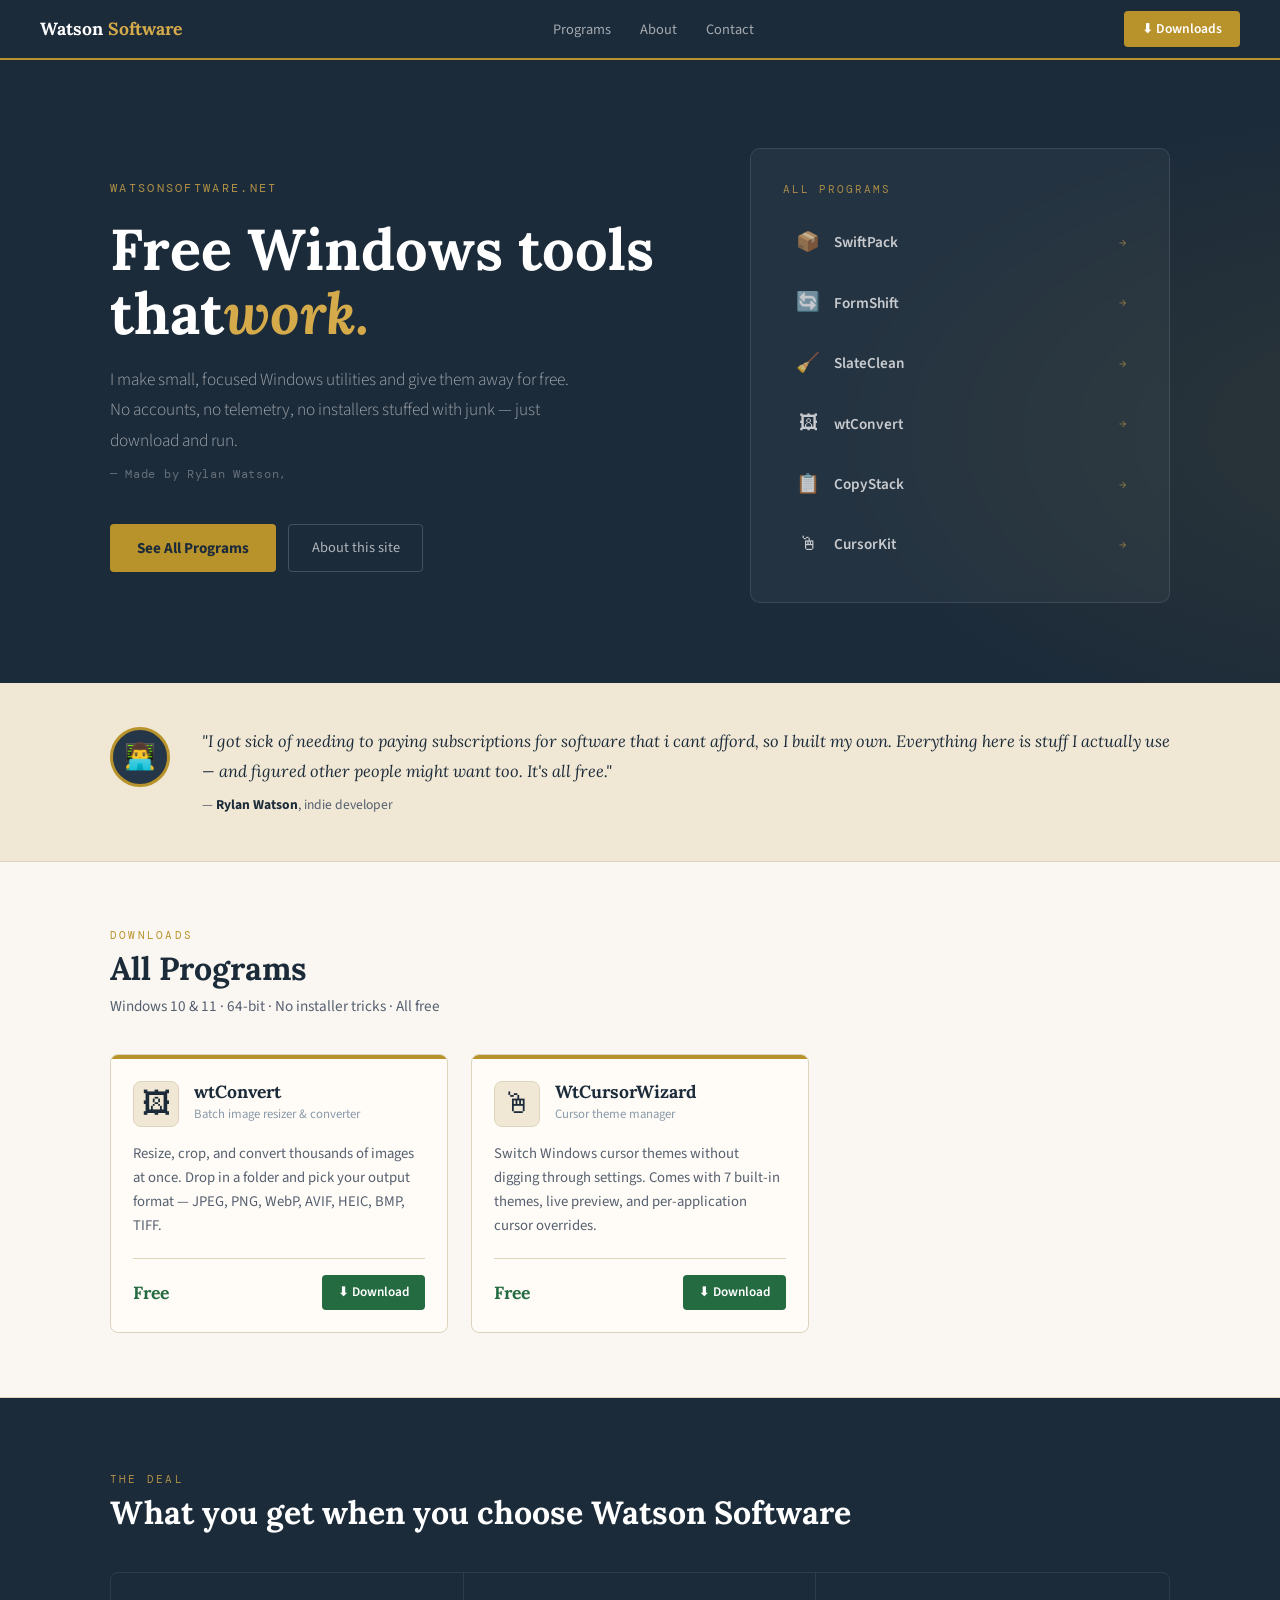
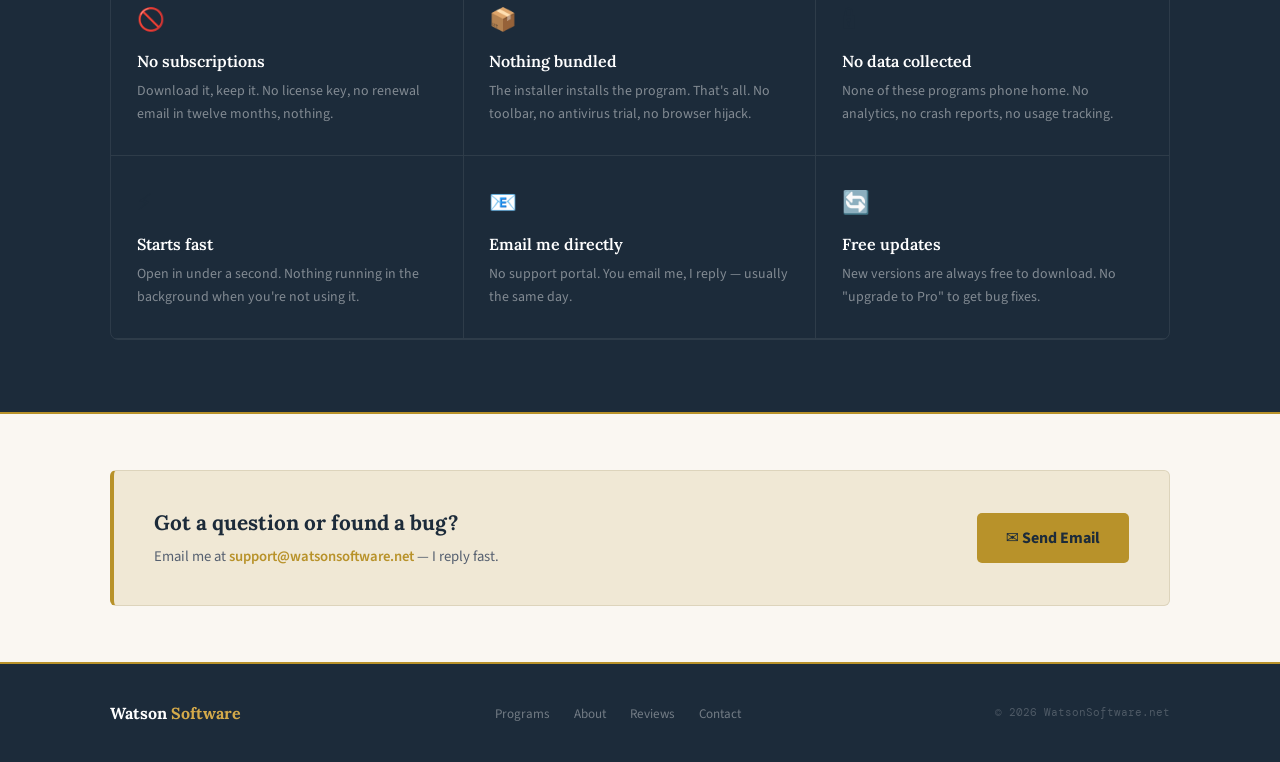
<file: index.html>
<!DOCTYPE html>
<html lang="en">
<head>
<meta charset="UTF-8"/>
<meta name="viewport" content="width=device-width, initial-scale=1.0"/>
<title>WatsonSoftware.net</title>
<link rel="preconnect" href="https://fonts.googleapis.com"/>
<link rel="preconnect" href="https://fonts.gstatic.com" crossorigin/>
<link href="https://fonts.googleapis.com/css2?family=Lora:ital,wght@0,400;0,600;0,700;1,400;1,600&family=Source+Sans+3:wght@300;400;500;600;700&family=DM+Mono:wght@400;500&display=swap" rel="stylesheet"/>
<link rel="stylesheet" href="style.css"/>
<style>
.hero {
  background: var(--navy);
  padding: 5.5rem 2.5rem 5rem;
  position: relative;
  overflow: hidden;
}
.hero::before {
  content: '';
  position: absolute;
  inset: 0;
  background: radial-gradient(ellipse 900px 500px at 110% 60%, rgba(184,146,42,0.1) 0%, transparent 65%);
  pointer-events: none;
}
.hero-inner {
  max-width: 1060px;
  margin: 0 auto;
  display: grid;
  grid-template-columns: 1fr 420px;
  gap: 4rem;
  align-items: center;
  position: relative;
}
.hero-eyebrow {
  font-family: 'DM Mono', monospace;
  font-size: 0.72rem;
  letter-spacing: 0.2em;
  text-transform: uppercase;
  color: var(--gold-lt);
  opacity: 0.8;
  margin-bottom: 1.2rem;
}
.hero h1 {
  font-family: 'Lora', serif;
  font-size: clamp(2.4rem, 4.5vw, 3.6rem);
  font-weight: 700;
  color: #fff;
  line-height: 1.12;
  margin-bottom: 1.2rem;
}
.hero h1 em {
  font-style: italic;
  color: var(--gold-lt);
}
.hero-copy {
  font-size: 1.08rem;
  color: rgba(255,255,255,0.58);
  margin-bottom: 0.6rem;
  font-weight: 300;
  line-height: 1.75;
  max-width: 480px;
}
.hero-sig {
  font-family: 'DM Mono', monospace;
  font-size: 0.72rem;
  color: rgba(255,255,255,0.32);
  letter-spacing: 0.06em;
  margin-bottom: 2.5rem;
}
.hero-btns {
  display: flex;
  gap: 0.75rem;
  flex-wrap: wrap;
}
.hero-btn-primary {
  background: var(--gold);
  color: var(--navy);
  font-weight: 700;
  font-size: 0.95rem;
  padding: 0.7rem 1.7rem;
  border-radius: 4px;
  text-decoration: none;
  transition: background .2s;
}
.hero-btn-primary:hover { background: var(--gold-lt); }
.hero-btn-ghost {
  background: transparent;
  color: rgba(255,255,255,0.65);
  font-size: 0.9rem;
  padding: 0.68rem 1.4rem;
  border-radius: 4px;
  border: 1px solid rgba(255,255,255,0.18);
  text-decoration: none;
  transition: border-color .2s, color .2s;
}
.hero-btn-ghost:hover { border-color: var(--gold-lt); color: var(--gold-lt); }

.hero-card {
  background: rgba(255,255,255,0.04);
  border: 1px solid rgba(255,255,255,0.1);
  border-radius: 10px;
  padding: 2rem;
  backdrop-filter: blur(4px);
}
.hero-card-title {
  font-family: 'DM Mono', monospace;
  font-size: 0.68rem;
  letter-spacing: 0.18em;
  text-transform: uppercase;
  color: var(--gold-lt);
  margin-bottom: 1.2rem;
  opacity: 0.75;
}
.hero-card-list {
  list-style: none;
  display: flex;
  flex-direction: column;
  gap: 0.7rem;
}
.hero-card-list li {
  display: flex;
  align-items: center;
  gap: 0.75rem;
  font-size: 0.95rem;
  color: rgba(255,255,255,0.75);
  text-decoration: none;
  padding: 0.55rem 0.7rem;
  border-radius: 6px;
  transition: background .15s;
}
.hero-card-list li:hover { background: rgba(255,255,255,0.06); }
.hero-card-list li a {
  display: flex;
  align-items: center;
  gap: 0.75rem;
  color: rgba(255,255,255,0.75);
  text-decoration: none;
  width: 100%;
  transition: color .15s;
}
.hero-card-list li:hover a { color: #fff; }
.hcl-icon { font-size: 1.2rem; width: 28px; text-align: center; }
.hcl-name { font-weight: 600; font-size: 0.95rem; flex: 1; }
.hcl-arrow { font-size: 0.75rem; color: var(--gold-lt); opacity: 0.6; }

.from-dev {
  background: var(--parch);
  border-bottom: 1px solid var(--rule);
  padding: 2.8rem 2.5rem;
}
.from-dev-inner {
  max-width: 1060px;
  margin: 0 auto;
  display: flex;
  gap: 2rem;
  align-items: flex-start;
}
.dev-avi {
  width: 60px;
  height: 60px;
  border-radius: 50%;
  background: var(--navy2);
  border: 3px solid var(--gold);
  display: flex;
  align-items: center;
  justify-content: center;
  font-size: 1.6rem;
  flex-shrink: 0;
}
.dev-quote {
  font-family: 'Lora', serif;
  font-style: italic;
  font-size: 1.03rem;
  color: var(--navy);
  line-height: 1.78;
  margin-bottom: 0.5rem;
}
.dev-by {
  font-size: 0.85rem;
  color: var(--muted);
}
.dev-by strong { color: var(--navy); }

.products-wrap {
  padding: 4rem 2.5rem;
  border-bottom: 1px solid var(--rule);
}
.pw-inner { max-width: 1060px; margin: 0 auto; }
.sec-label {
  font-family: 'DM Mono', monospace;
  font-size: 0.7rem;
  letter-spacing: 0.2em;
  text-transform: uppercase;
  color: var(--gold);
  margin-bottom: 0.4rem;
}
.sec-title {
  font-family: 'Lora', serif;
  font-size: 2rem;
  font-weight: 700;
  color: var(--navy);
  margin-bottom: 0.35rem;
  line-height: 1.15;
}
.sec-sub {
  font-size: 0.95rem;
  color: var(--muted);
  margin-bottom: 2.2rem;
}

.pgrid {
  display: grid;
  grid-template-columns: repeat(auto-fill, minmax(318px, 1fr));
  gap: 1.4rem;
}

.pcard {
  background: var(--warm);
  border: 1px solid var(--rule);
  border-radius: 8px;
  display: flex;
  flex-direction: column;
  text-decoration: none;
  color: inherit;
  transition: box-shadow .2s, transform .2s;
  overflow: hidden;
}
.pcard:hover {
  box-shadow: 0 8px 28px rgba(28,43,58,0.12);
  transform: translateY(-3px);
}
.pcard-stripe {
  height: 4px;
  background: var(--gold);
}
.pcard-body {
  padding: 1.4rem;
  flex: 1;
  display: flex;
  flex-direction: column;
}
.pcard-top {
  display: flex;
  gap: 0.9rem;
  align-items: flex-start;
  margin-bottom: 0.9rem;
}
.pcard-icon {
  font-size: 1.8rem;
  width: 46px;
  height: 46px;
  background: var(--parch);
  border: 1px solid var(--rule);
  border-radius: 8px;
  display: flex;
  align-items: center;
  justify-content: center;
  flex-shrink: 0;
}
.pcard-name {
  font-family: 'Lora', serif;
  font-size: 1.1rem;
  font-weight: 700;
  color: var(--navy);
  line-height: 1.2;
}
.pcard-type {
  font-size: 0.8rem;
  color: var(--faint);
  margin-top: 2px;
}
.pcard-desc {
  font-size: 0.92rem;
  color: var(--muted);
  line-height: 1.65;
  flex: 1;
  margin-bottom: 1.2rem;
}
.pcard-foot {
  display: flex;
  align-items: center;
  justify-content: space-between;
  padding-top: 1rem;
  border-top: 1px solid var(--rule);
}
.pcard-free {
  font-family: 'Lora', serif;
  font-size: 1.1rem;
  font-weight: 700;
  color: var(--green);
}
.pcard-dl {
  background: var(--green);
  color: #fff;
  font-size: 0.83rem;
  font-weight: 600;
  padding: 0.4rem 1rem;
  border-radius: 4px;
  text-decoration: none;
  transition: background .15s;
  display: flex;
  align-items: center;
  gap: 5px;
}
.pcard-dl:hover { background: #2e8a54; }

.why-wrap {
  background: var(--navy);
  padding: 4.5rem 2.5rem;
  border-bottom: 2px solid var(--gold);
}
.why-inner { max-width: 1060px; margin: 0 auto; }
.why-wrap .sec-label { color: rgba(212,170,74,0.8); }
.why-wrap .sec-title { color: #fff; margin-bottom: 2.5rem; }

.why-grid {
  display: grid;
  grid-template-columns: repeat(3, 1fr);
  border: 1px solid rgba(255,255,255,0.08);
  border-radius: 8px;
  overflow: hidden;
}
.why-item {
  padding: 1.8rem 1.6rem;
  border-right: 1px solid rgba(255,255,255,0.08);
  border-bottom: 1px solid rgba(255,255,255,0.08);
}
.why-item:nth-child(3n) { border-right: none; }
.why-em { font-size: 1.4rem; margin-bottom: 0.6rem; }
.why-name {
  font-family: 'Lora', serif;
  font-size: 1rem;
  font-weight: 600;
  color: #fff;
  margin-bottom: 0.35rem;
}
.why-txt { font-size: 0.87rem; color: rgba(255,255,255,0.45); line-height: 1.65; }

.reviews-wrap {
  padding: 4rem 2.5rem;
  background: var(--warm);
  border-bottom: 1px solid var(--rule);
}
.reviews-inner { max-width: 1060px; margin: 0 auto; }
.reviews-grid {
  display: grid;
  grid-template-columns: repeat(auto-fit, minmax(280px, 1fr));
  gap: 1.25rem;
  margin-top: 2.2rem;
}
.rcard {
  background: var(--cream);
  border: 1px solid var(--rule);
  border-radius: 8px;
  padding: 1.6rem;
}
.rcard-stars { color: var(--gold); font-size: 0.85rem; letter-spacing: 2px; margin-bottom: 0.75rem; }
.rcard-text {
  font-family: 'Lora', serif;
  font-style: italic;
  font-size: 0.97rem;
  color: var(--navy);
  line-height: 1.78;
  margin-bottom: 1.1rem;
}
.rcard-who { font-size: 0.83rem; color: var(--muted); }
.rcard-who strong { display: block; color: var(--navy); font-weight: 600; }

.contact-wrap {
  padding: 3.5rem 2.5rem;
}
.contact-inner {
  max-width: 1060px;
  margin: 0 auto;
}
.contact-box {
  background: var(--parch);
  border: 1px solid var(--rule);
  border-left: 4px solid var(--gold);
  border-radius: 6px;
  padding: 2.2rem 2.5rem;
  display: flex;
  align-items: center;
  justify-content: space-between;
  gap: 2rem;
  flex-wrap: wrap;
}
.contact-box h3 {
  font-family: 'Lora', serif;
  font-size: 1.3rem;
  color: var(--navy);
  margin-bottom: 0.3rem;
}
.contact-box p { font-size: 0.92rem; color: var(--muted); }
.contact-box p a { color: var(--gold); font-weight: 600; text-decoration: none; }
.contact-box p a:hover { text-decoration: underline; }

@media (max-width: 900px) {
  .hero-inner { grid-template-columns: 1fr; }
  .hero-card { display: none; }
  .why-grid { grid-template-columns: 1fr 1fr; }
  .why-item:nth-child(3n) { border-right: 1px solid rgba(255,255,255,0.08); }
  .why-item:nth-child(2n) { border-right: none; }
}
@media (max-width: 600px) {
  .hero { padding: 3.5rem 1.5rem 3rem; }
  .from-dev-inner { flex-direction: column; gap: 1rem; }
  .why-grid { grid-template-columns: 1fr; }
  .why-item { border-right: none !important; }
  .contact-box { flex-direction: column; }
}
</style>
</head>
<body>

<nav>
  <a class="nav-logo" href="index.html">Watson <span>Software</span></a>
  <ul class="nav-links">
    <li><a href="#products">Programs</a></li>
    <li><a href="#about">About</a></li>
    <li><a href="#contact">Contact</a></li>
  </ul>
  <a href="#products" class="nav-dl">⬇ Downloads</a>
</nav>

<section class="hero">
  <div class="hero-inner">
    <div>
      <p class="hero-eyebrow">WatsonSoftware.net</p>
      <h1>Free Windows tools<br>that<em>work.</em></h1>
      <p class="hero-copy">I make small, focused Windows utilities and give them away for free. No accounts, no telemetry, no installers stuffed with junk — just download and run.</p>
      <p class="hero-sig">— Made by Rylan Watson,</p>
      <div class="hero-btns">
        <a href="#products" class="hero-btn-primary">See All Programs</a>
        <a href="#about" class="hero-btn-ghost">About this site</a>
      </div>
    </div>
    <div class="hero-card">
      <p class="hero-card-title">All Programs</p>
      <ul class="hero-card-list">
        <li><a href="swiftpack.html"><span class="hcl-icon">📦</span><span class="hcl-name">SwiftPack</span><span class="hcl-arrow">→</span></a></li>
        <li><a href="formshift.html"><span class="hcl-icon">🔄</span><span class="hcl-name">FormShift</span><span class="hcl-arrow">→</span></a></li>
        <li><a href="slateclean.html"><span class="hcl-icon">🧹</span><span class="hcl-name">SlateClean</span><span class="hcl-arrow">→</span></a></li>
        <li><a href="wtconvert.html"><span class="hcl-icon">🖼</span><span class="hcl-name">wtConvert</span><span class="hcl-arrow">→</span></a></li>
        <li><a href="copystack.html"><span class="hcl-icon">📋</span><span class="hcl-name">CopyStack</span><span class="hcl-arrow">→</span></a></li>
        <li><a href="cursorkit.html"><span class="hcl-icon">🖱</span><span class="hcl-name">CursorKit</span><span class="hcl-arrow">→</span></a></li>
      </ul>
    </div>
  </div>
</section>

<div class="from-dev">
  <div class="from-dev-inner">
    <div class="dev-avi">👨‍💻</div>
    <div>
      <p class="dev-quote">"I got sick of needing to paying subscriptions for software that i cant afford, so I built my own. Everything here is stuff I actually use — and figured other people might want too. It's all free."</p>
      <p class="dev-by">— <strong>Rylan Watson</strong>, indie developer</p>
    </div>
  </div>
</div>
<section class="products-wrap" id="products">
  <div class="pw-inner">
    <p class="sec-label">Downloads</p>
    <h2 class="sec-title">All Programs</h2>
    <p class="sec-sub">Windows 10 &amp; 11 · 64-bit · No installer tricks · All free</p>
    <div class="pgrid">

      <a class="pcard" href="WtConvert.html">
        <div class="pcard-stripe"></div>
        <div class="pcard-body">
          <div class="pcard-top">
            <div class="pcard-icon">🖼</div>
            <div>
              <div class="pcard-name">wtConvert</div>
              <div class="pcard-type">Batch image resizer &amp; converter</div>
            </div>
          </div>
          <p class="pcard-desc">Resize, crop, and convert thousands of images at once. Drop in a folder and pick your output format — JPEG, PNG, WebP, AVIF, HEIC, BMP, TIFF.</p>
          <div class="pcard-foot">
            <span class="pcard-free">Free</span>
            <span class="pcard-dl">⬇ Download</span>
          </div>
        </div>
      </a>
      <a class="pcard" href="WtCursorWizard.html">
        <div class="pcard-stripe"></div>
        <div class="pcard-body">
          <div class="pcard-top">
            <div class="pcard-icon">🖱</div>
            <div>
              <div class="pcard-name">WtCursorWizard</div>
              <div class="pcard-type">Cursor theme manager</div>
            </div>
          </div>
          <p class="pcard-desc">Switch Windows cursor themes without digging through settings. Comes with 7 built-in themes, live preview, and per-application cursor overrides.</p>
          <div class="pcard-foot">
            <span class="pcard-free">Free</span>
            <span class="pcard-dl">⬇ Download</span>
          </div>
        </div>
      </a>
          </div>
        </div>
      </a>
    </div>
  </div>
</section>

<section class="why-wrap" id="about">
  <div class="why-inner">
    <p class="sec-label">The deal</p>
    <h2 class="sec-title" style="color:#fff;">What you get when you choose Watson Software</h2>
    <div class="why-grid">
      <div class="why-item fade">
        <div class="why-em">🚫</div>
        <div class="why-name">No subscriptions</div>
        <p class="why-txt">Download it, keep it. No license key, no renewal email in twelve months, nothing.</p>
      </div>
      <div class="why-item fade">
        <div class="why-em">📦</div>
        <div class="why-name">Nothing bundled</div>
        <p class="why-txt">The installer installs the program. That's all. No toolbar, no antivirus trial, no browser hijack.</p>
      </div>
      <div class="why-item fade">
        <div class="why-em">🔒</div>
        <div class="why-name">No data collected</div>
        <p class="why-txt">None of these programs phone home. No analytics, no crash reports, no usage tracking.</p>
      </div>
      <div class="why-item fade">
        <div class="why-em">⚡</div>
        <div class="why-name">Starts fast</div>
        <p class="why-txt">Open in under a second. Nothing running in the background when you're not using it.</p>
      </div>
      <div class="why-item fade">
        <div class="why-em">📧</div>
        <div class="why-name">Email me directly</div>
        <p class="why-txt">No support portal. You email me, I reply — usually the same day.</p>
      </div>
      <div class="why-item fade">
        <div class="why-em">🔄</div>
        <div class="why-name">Free updates</div>
        <p class="why-txt">New versions are always free to download. No "upgrade to Pro" to get bug fixes.</p>
      </div>
    </div>
  </div>
</section>

<section class="contact-wrap" id="contact">
  <div class="contact-inner">
    <div class="contact-box">
      <div>
        <h3>Got a question or found a bug?</h3>
        <p>Email me at <a href="mailto:support@watsonsoftware.net">support@watsonsoftware.net</a> — I reply fast.</p>
      </div>
      <a href="mailto:support@watsonsoftware.net" class="btn-dl" style="background:var(--gold);color:var(--navy);">✉ Send Email</a>
    </div>
  </div>
</section>

<footer>
  <div class="footer-inner">
    <div class="footer-brand">Watson <span>Software</span></div>
    <ul class="footer-links">
      <li><a href="#products">Programs</a></li>
      <li><a href="#about">About</a></li>
      <li><a href="#reviews">Reviews</a></li>
      <li><a href="mailto:support@watsonsoftware.net">Contact</a></li>
    </ul>
    <div class="footer-copy">© 2026 WatsonSoftware.net</div>
  </div>
</footer>

<script>
const obs = new IntersectionObserver(entries => {
  entries.forEach(e => { if (e.isIntersecting) { e.target.classList.add('in'); obs.unobserve(e.target); } });
}, { threshold: 0.1 });
document.querySelectorAll('.fade').forEach(el => obs.observe(el));
</script>
</body>
</html>
</file>
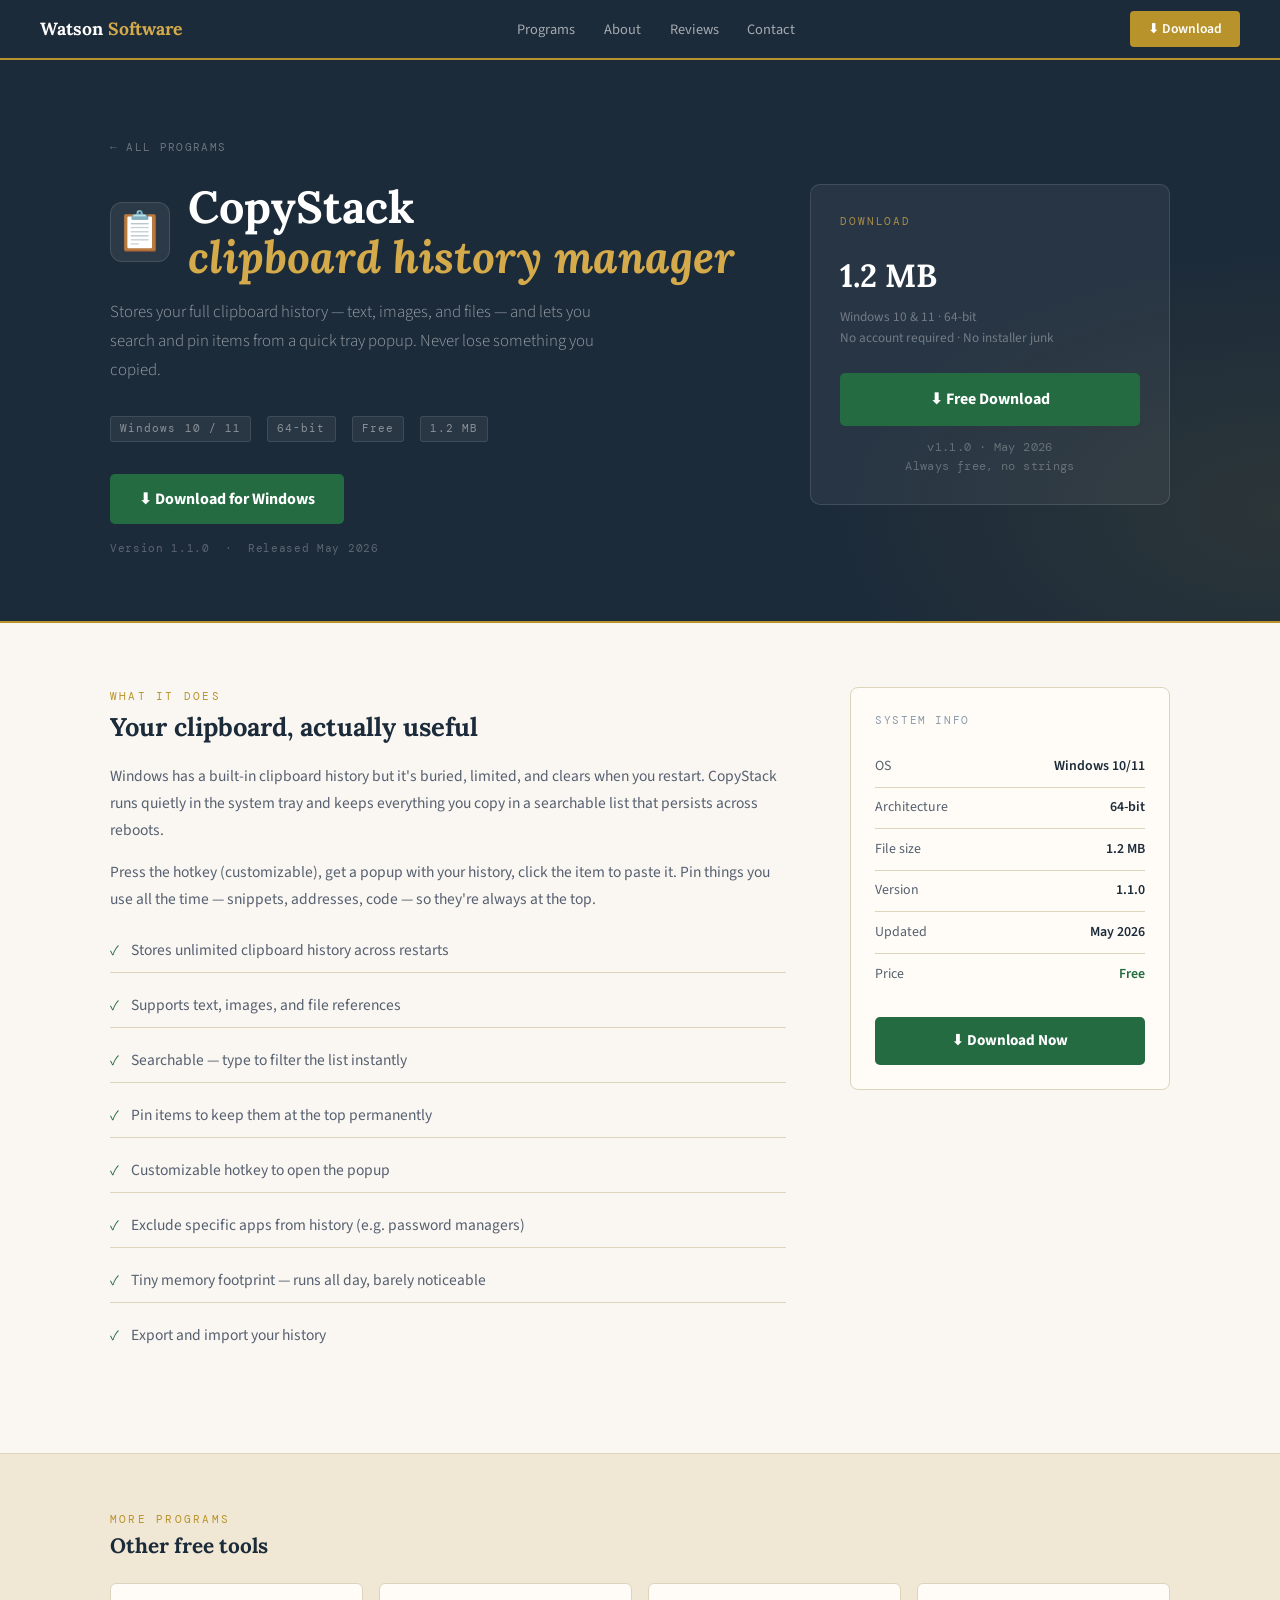
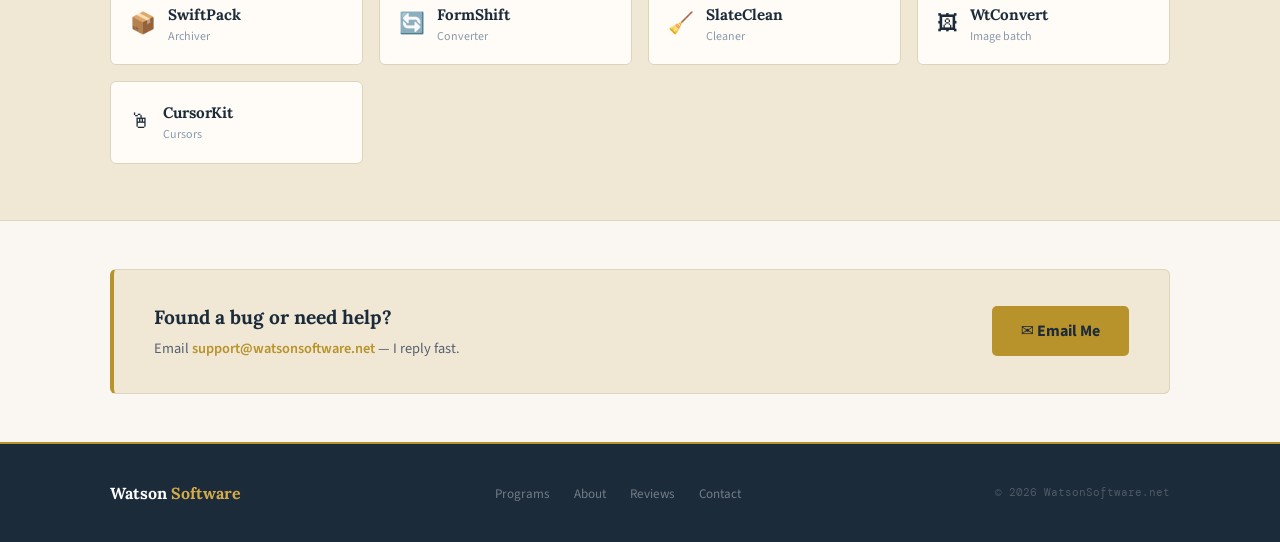
<file: copystack.html>
<!DOCTYPE html>
<html lang="en">
<head>
<meta charset="UTF-8"/>
<meta name="viewport" content="width=device-width, initial-scale=1.0"/>
<title>CopyStack — Watson Software</title>
<link rel="preconnect" href="https://fonts.googleapis.com"/>
<link rel="preconnect" href="https://fonts.gstatic.com" crossorigin/>
<link href="https://fonts.googleapis.com/css2?family=Lora:ital,wght@0,400;0,600;0,700;1,400;1,600&family=Source+Sans+3:wght@300;400;500;600;700&family=DM+Mono:wght@400;500&display=swap" rel="stylesheet"/>
<link rel="stylesheet" href="style.css"/>
<style>
.dl-hero {
  background: var(--navy);
  padding: 4.5rem 2.5rem 4rem;
  border-bottom: 2px solid var(--gold);
  position: relative;
  overflow: hidden;
}
.dl-hero::before {
  content: '';
  position: absolute; inset: 0;
  background: radial-gradient(ellipse 700px 400px at 100% 80%, rgba(184,146,42,0.1), transparent 65%);
  pointer-events: none;
}
.dl-hero-inner {
  max-width: 1060px;
  margin: 0 auto;
  display: grid;
  grid-template-columns: 1fr 360px;
  gap: 4rem;
  align-items: center;
  position: relative;
}
.dl-back {
  font-family: 'DM Mono', monospace;
  font-size: 0.7rem;
  letter-spacing: 0.12em;
  text-transform: uppercase;
  color: rgba(255,255,255,0.35);
  text-decoration: none;
  display: inline-flex;
  align-items: center;
  gap: 5px;
  margin-bottom: 1.6rem;
  transition: color .2s;
}
.dl-back:hover { color: var(--gold-lt); }
.dl-title-row {
  display: flex;
  align-items: center;
  gap: 1.1rem;
  margin-bottom: 1rem;
}
.dl-icon {
  font-size: 2.4rem;
  width: 60px;
  height: 60px;
  background: rgba(255,255,255,0.07);
  border: 1px solid rgba(255,255,255,0.12);
  border-radius: 12px;
  display: flex;
  align-items: center;
  justify-content: center;
  flex-shrink: 0;
}
.dl-hero h1 {
  font-family: 'Lora', serif;
  font-size: clamp(2rem, 4vw, 2.8rem);
  font-weight: 700;
  color: #fff;
  line-height: 1.12;
}
.dl-hero h1 em {
  font-style: italic;
  color: var(--gold-lt);
}
.dl-tagline {
  font-size: 1.05rem;
  color: rgba(255,255,255,0.55);
  margin-bottom: 2rem;
  font-weight: 300;
  line-height: 1.7;
  max-width: 500px;
}
.dl-meta {
  display: flex;
  gap: 1rem;
  margin-bottom: 2rem;
  flex-wrap: wrap;
}
.dl-tag {
  font-family: 'DM Mono', monospace;
  font-size: 0.67rem;
  letter-spacing: 0.1em;
  color: rgba(255,255,255,0.45);
  background: rgba(255,255,255,0.06);
  border: 1px solid rgba(255,255,255,0.1);
  border-radius: 3px;
  padding: 3px 9px;
}
.dl-btns { display: flex; gap: 0.75rem; flex-wrap: wrap; align-items: center; }
.dl-version {
  font-family: 'DM Mono', monospace;
  font-size: 0.7rem;
  color: rgba(255,255,255,0.28);
  letter-spacing: 0.06em;
  margin-top: 0.9rem;
}

.dl-box {
  background: rgba(255,255,255,0.05);
  border: 1px solid rgba(255,255,255,0.12);
  border-radius: 10px;
  padding: 1.8rem;
}
.dl-box-title {
  font-family: 'DM Mono', monospace;
  font-size: 0.67rem;
  letter-spacing: 0.18em;
  text-transform: uppercase;
  color: var(--gold-lt);
  opacity: 0.75;
  margin-bottom: 1.2rem;
}
.dl-box-size {
  font-family: 'Lora', serif;
  font-size: 2rem;
  font-weight: 700;
  color: #fff;
  margin-bottom: 0.2rem;
}
.dl-box-detail { font-size: 0.83rem; color: rgba(255,255,255,0.35); margin-bottom: 1.5rem; line-height: 1.6; }
.dl-box-btn {
  width: 100%;
  background: var(--green);
  color: #fff;
  font-size: 1rem;
  font-weight: 700;
  padding: 0.85rem;
  border-radius: 5px;
  text-align: center;
  text-decoration: none;
  display: block;
  transition: background .2s;
  margin-bottom: 0.75rem;
}
.dl-box-btn:hover { background: #2e8a54; }
.dl-box-note {
  font-size: 0.78rem;
  color: rgba(255,255,255,0.28);
  text-align: center;
  line-height: 1.5;
  font-family: 'DM Mono', monospace;
  letter-spacing: 0.03em;
}

.content-wrap {
  padding: 4rem 2.5rem;
  border-bottom: 1px solid var(--rule);
}
.content-inner {
  max-width: 1060px;
  margin: 0 auto;
  display: grid;
  grid-template-columns: 1fr 320px;
  gap: 4rem;
}
.sec-label {
  font-family: 'DM Mono', monospace;
  font-size: 0.7rem;
  letter-spacing: 0.2em;
  text-transform: uppercase;
  color: var(--gold);
  margin-bottom: 0.4rem;
}
.sec-title {
  font-family: 'Lora', serif;
  font-size: 1.6rem;
  font-weight: 700;
  color: var(--navy);
  margin-bottom: 1.3rem;
  line-height: 1.2;
}
.features-list {
  list-style: none;
  display: flex;
  flex-direction: column;
  gap: 0.65rem;
  margin-bottom: 2rem;
}
.features-list li {
  display: flex;
  gap: 0.75rem;
  font-size: 0.97rem;
  color: var(--muted);
  line-height: 1.55;
  padding: 0.6rem 0;
  border-bottom: 1px solid var(--rule);
}
.features-list li:last-child { border-bottom: none; }
.feat-check { color: var(--green); font-size: 0.9rem; flex-shrink: 0; margin-top: 2px; }
.body-copy {
  font-size: 0.97rem;
  color: var(--muted);
  line-height: 1.72;
  margin-bottom: 1rem;
}

.sys-card {
  background: var(--warm);
  border: 1px solid var(--rule);
  border-radius: 8px;
  padding: 1.5rem;
  height: fit-content;
}
.sys-card-title {
  font-family: 'DM Mono', monospace;
  font-size: 0.68rem;
  letter-spacing: 0.15em;
  text-transform: uppercase;
  color: var(--faint);
  margin-bottom: 1rem;
}
.sys-row {
  display: flex;
  justify-content: space-between;
  font-size: 0.87rem;
  padding: 0.55rem 0;
  border-bottom: 1px solid var(--rule);
  gap: 1rem;
}
.sys-row:last-of-type { border-bottom: none; }
.sys-key { color: var(--muted); }
.sys-val { color: var(--navy); font-weight: 600; text-align: right; }
.sys-card-btn {
  display: block;
  margin-top: 1.4rem;
  text-align: center;
  background: var(--green);
  color: #fff;
  font-weight: 700;
  font-size: 0.95rem;
  padding: 0.72rem;
  border-radius: 5px;
  text-decoration: none;
  transition: background .2s;
}
.sys-card-btn:hover { background: #2e8a54; }

.other-apps {
  padding: 3.5rem 2.5rem;
  background: var(--parch);
  border-bottom: 1px solid var(--rule);
}
.other-inner { max-width: 1060px; margin: 0 auto; }
.other-grid {
  display: grid;
  grid-template-columns: repeat(auto-fill, minmax(200px, 1fr));
  gap: 1rem;
  margin-top: 1.5rem;
}
.other-card {
  background: var(--warm);
  border: 1px solid var(--rule);
  border-radius: 6px;
  padding: 1.1rem 1.2rem;
  text-decoration: none;
  color: inherit;
  display: flex;
  align-items: center;
  gap: 0.75rem;
  transition: box-shadow .2s, transform .15s;
}
.other-card:hover {
  box-shadow: 0 4px 14px rgba(28,43,58,0.1);
  transform: translateY(-1px);
}
.other-icon { font-size: 1.3rem; flex-shrink: 0; }
.other-name {
  font-family: 'Lora', serif;
  font-size: 0.95rem;
  font-weight: 700;
  color: var(--navy);
}
.other-type { font-size: 0.75rem; color: var(--faint); }

.contact-wrap { padding: 3rem 2.5rem; }
.contact-inner { max-width: 1060px; margin: 0 auto; }
.contact-box {
  background: var(--parch);
  border: 1px solid var(--rule);
  border-left: 4px solid var(--gold);
  border-radius: 6px;
  padding: 2rem 2.5rem;
  display: flex;
  align-items: center;
  justify-content: space-between;
  gap: 2rem;
  flex-wrap: wrap;
}
.contact-box h3 { font-family: 'Lora', serif; font-size: 1.2rem; color: var(--navy); margin-bottom: 0.25rem; }
.contact-box p { font-size: 0.9rem; color: var(--muted); }
.contact-box p a { color: var(--gold); font-weight: 600; text-decoration: none; }

@media (max-width: 900px) {
  .dl-hero-inner { grid-template-columns: 1fr; }
  .dl-box { display: none; }
  .content-inner { grid-template-columns: 1fr; }
}
@media (max-width: 600px) {
  .dl-hero { padding: 3rem 1.5rem; }
  .contact-box { flex-direction: column; }
}
</style>
</head>
<body>

<nav>
  <a class="nav-logo" href="index.html">Watson <span>Software</span></a>
  <ul class="nav-links">
    <li><a href="index.html#products">Programs</a></li>
    <li><a href="index.html#about">About</a></li>
    <li><a href="index.html#reviews">Reviews</a></li>
    <li><a href="index.html#contact">Contact</a></li>
  </ul>
  <a href="#download" class="nav-dl">⬇ Download</a>
</nav>

<section class="dl-hero">
  <div class="dl-hero-inner">
    <div>
      <a href="index.html" class="dl-back">← All Programs</a>
      <div class="dl-title-row">
        <div class="dl-icon">📋</div>
        <h1>CopyStack<br><em>clipboard history manager</em></h1>
      </div>
      <p class="dl-tagline">Stores your full clipboard history — text, images, and files — and lets you search and pin items from a quick tray popup. Never lose something you copied.</p>
      <div class="dl-meta">
        <span class="dl-tag">Windows 10 / 11</span>
        <span class="dl-tag">64-bit</span>
        <span class="dl-tag">Free</span>
        <span class="dl-tag">1.2 MB</span>
      </div>
      <div class="dl-btns">
        <a href="#" class="btn-dl" id="download">⬇ Download for Windows</a>
      </div>
      <p class="dl-version">Version 1.1.0 &nbsp;·&nbsp; Released May 2026</p>
    </div>
    <div class="dl-box">
      <p class="dl-box-title">Download</p>
      <div class="dl-box-size">1.2 MB</div>
      <p class="dl-box-detail">Windows 10 &amp; 11 · 64-bit<br>No account required · No installer junk</p>
      <a href="#" class="dl-box-btn">⬇ Free Download</a>
      <p class="dl-box-note">v1.1.0 · May 2026<br>Always free, no strings</p>
    </div>
  </div>
</section>

<section class="content-wrap">
  <div class="content-inner">
    <div>
      <p class="sec-label">What it does</p>
      <h2 class="sec-title">Your clipboard, actually useful</h2>
      <p class="body-copy">Windows has a built-in clipboard history but it's buried, limited, and clears when you restart. CopyStack runs quietly in the system tray and keeps everything you copy in a searchable list that persists across reboots.</p>
      <p class="body-copy">Press the hotkey (customizable), get a popup with your history, click the item to paste it. Pin things you use all the time — snippets, addresses, code — so they're always at the top.</p>
      <ul class="features-list">
        <li><span class="feat-check">✓</span>Stores unlimited clipboard history across restarts</li>
        <li><span class="feat-check">✓</span>Supports text, images, and file references</li>
        <li><span class="feat-check">✓</span>Searchable — type to filter the list instantly</li>
        <li><span class="feat-check">✓</span>Pin items to keep them at the top permanently</li>
        <li><span class="feat-check">✓</span>Customizable hotkey to open the popup</li>
        <li><span class="feat-check">✓</span>Exclude specific apps from history (e.g. password managers)</li>
        <li><span class="feat-check">✓</span>Tiny memory footprint — runs all day, barely noticeable</li>
        <li><span class="feat-check">✓</span>Export and import your history</li>
      </ul>
    </div>
    <div>
      <div class="sys-card">
        <p class="sys-card-title">System Info</p>
        <div class="sys-row"><span class="sys-key">OS</span><span class="sys-val">Windows 10/11</span></div>
        <div class="sys-row"><span class="sys-key">Architecture</span><span class="sys-val">64-bit</span></div>
        <div class="sys-row"><span class="sys-key">File size</span><span class="sys-val">1.2 MB</span></div>
        <div class="sys-row"><span class="sys-key">Version</span><span class="sys-val">1.1.0</span></div>
        <div class="sys-row"><span class="sys-key">Updated</span><span class="sys-val">May 2026</span></div>
        <div class="sys-row"><span class="sys-key">Price</span><span class="sys-val" style="color:var(--green);">Free</span></div>
        <a href="#" class="sys-card-btn">⬇ Download Now</a>
      </div>
    </div>
  </div>
</section>

<section class="other-apps">
  <div class="other-inner">
    <p class="sec-label">More Programs</p>
    <h2 class="sec-title" style="font-size:1.3rem;">Other free tools</h2>
    <div class="other-grid">
      <a class="other-card" href="swiftpack.html"><span class="other-icon">📦</span><div><div class="other-name">SwiftPack</div><div class="other-type">Archiver</div></div></a>
      <a class="other-card" href="formshift.html"><span class="other-icon">🔄</span><div><div class="other-name">FormShift</div><div class="other-type">Converter</div></div></a>
      <a class="other-card" href="slateclean.html"><span class="other-icon">🧹</span><div><div class="other-name">SlateClean</div><div class="other-type">Cleaner</div></div></a>
      <a class="other-card" href="WtConvert.html"><span class="other-icon">🖼</span><div><div class="other-name">WtConvert</div><div class="other-type">Image batch</div></div></a>
      <a class="other-card" href="cursorkit.html"><span class="other-icon">🖱</span><div><div class="other-name">CursorKit</div><div class="other-type">Cursors</div></div></a>
    </div>
  </div>
</section>

<section class="contact-wrap">
  <div class="contact-inner">
    <div class="contact-box">
      <div>
        <h3>Found a bug or need help?</h3>
        <p>Email <a href="mailto:support@watsonsoftware.net">support@watsonsoftware.net</a> — I reply fast.</p>
      </div>
      <a href="mailto:support@watsonsoftware.net" class="btn-dl" style="background:var(--gold);color:var(--navy);">✉ Email Me</a>
    </div>
  </div>
</section>

<footer>
  <div class="footer-inner">
    <div class="footer-brand">Watson <span>Software</span></div>
    <ul class="footer-links">
      <li><a href="index.html#products">Programs</a></li>
      <li><a href="index.html#about">About</a></li>
      <li><a href="index.html#reviews">Reviews</a></li>
      <li><a href="mailto:support@watsonsoftware.net">Contact</a></li>
    </ul>
    <div class="footer-copy">© 2026 WatsonSoftware.net</div>
  </div>
</footer>

<script>
const obs = new IntersectionObserver(entries => {
  entries.forEach(e => { if (e.isIntersecting) { e.target.classList.add('in'); obs.unobserve(e.target); } });
}, { threshold: 0.1 });
document.querySelectorAll('.fade').forEach(el => obs.observe(el));
</script>
</body>
</html>
</file>
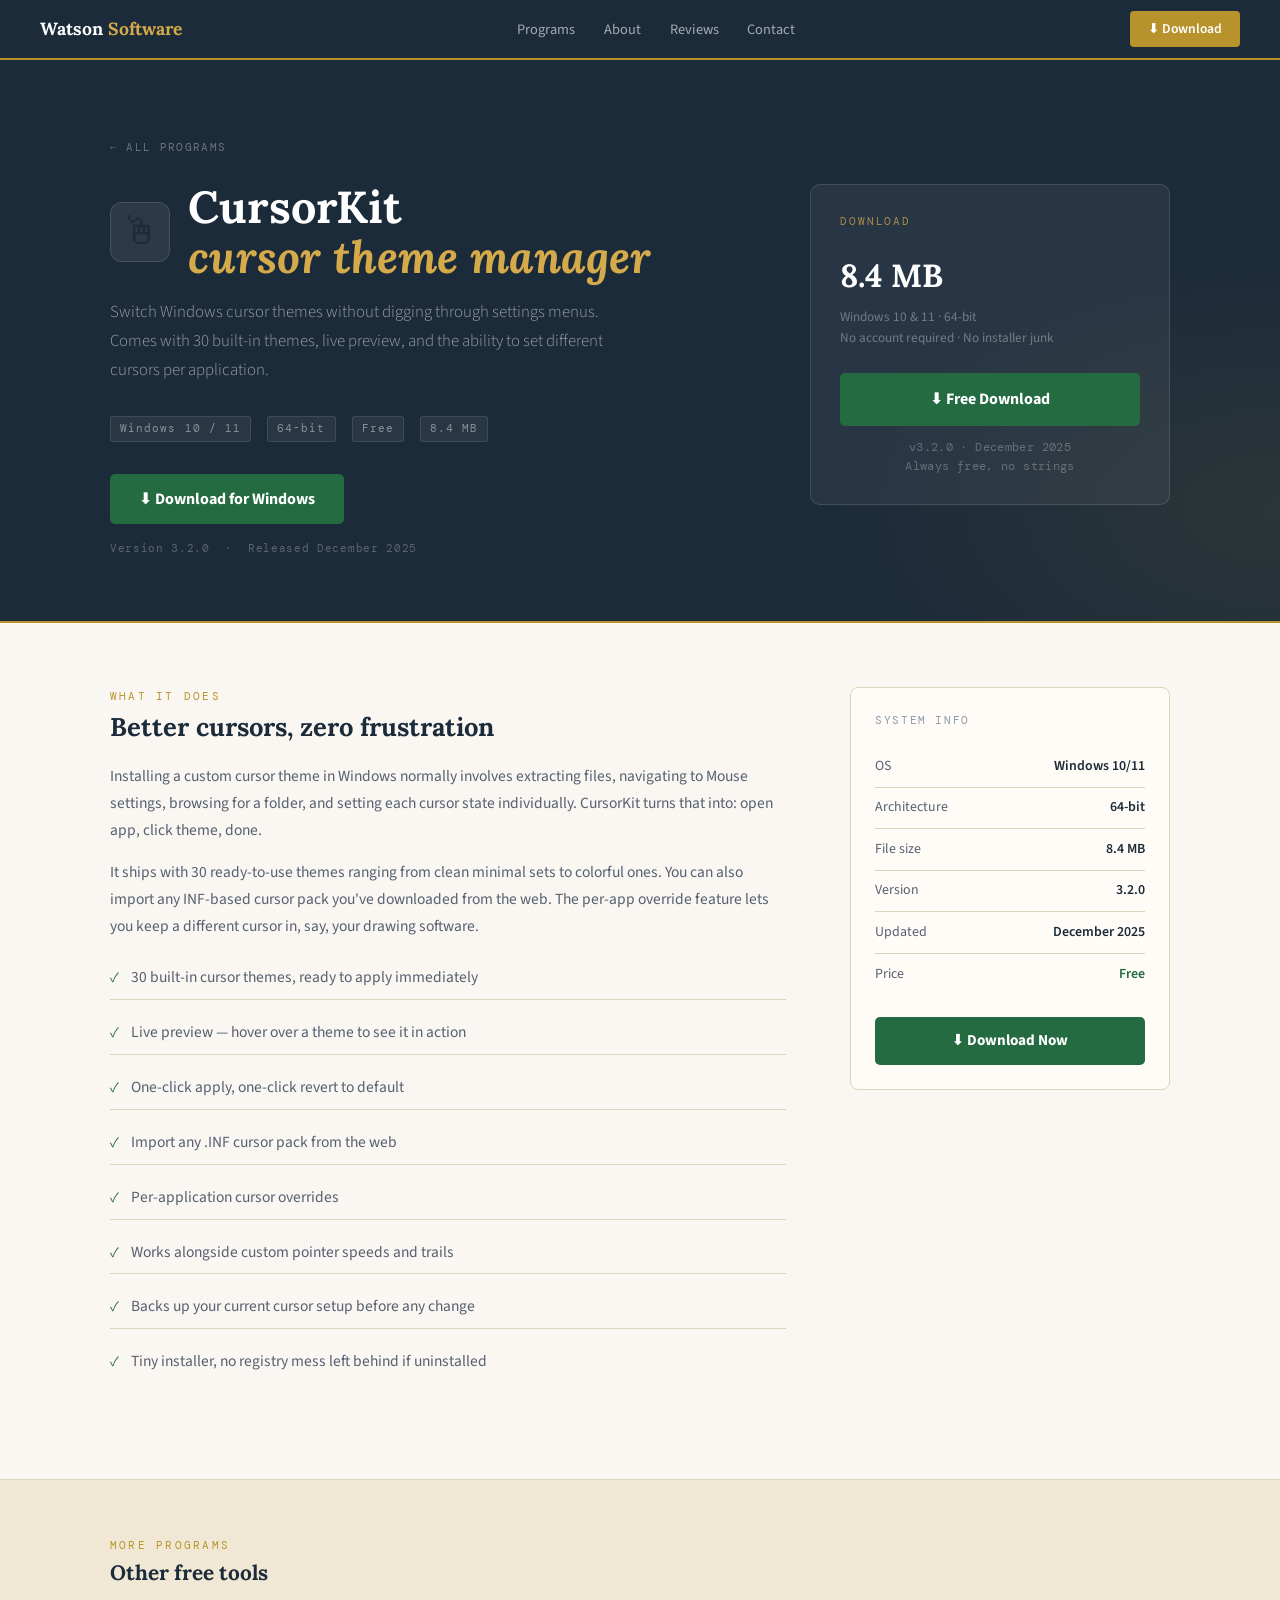
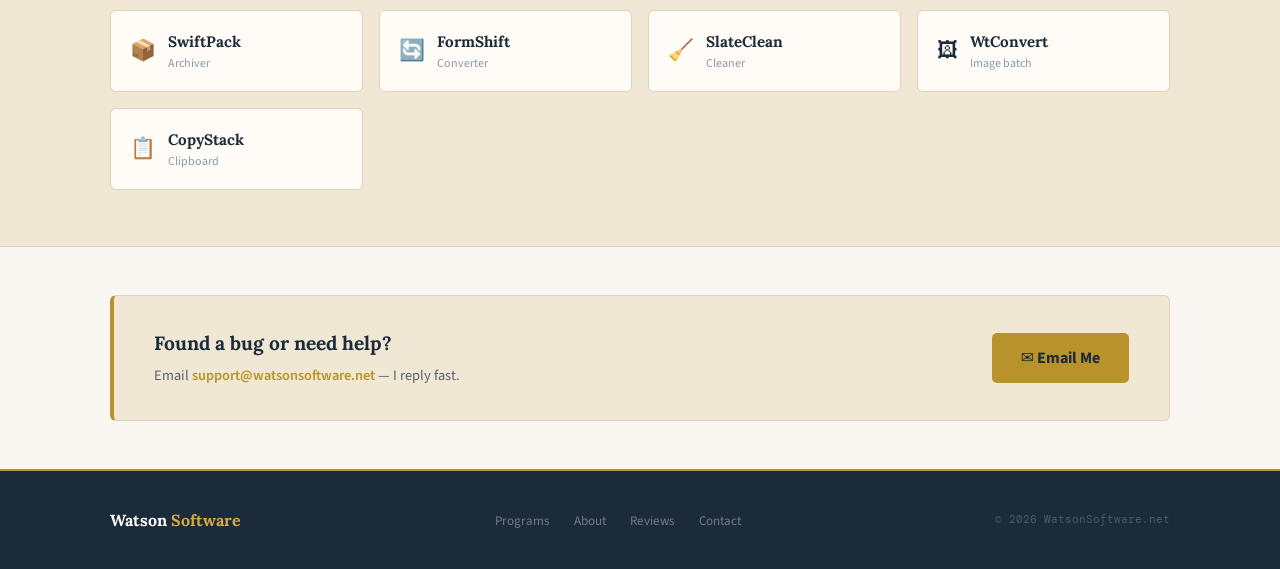
<file: cursorkit.html>
<!DOCTYPE html>
<html lang="en">
<head>
<meta charset="UTF-8"/>
<meta name="viewport" content="width=device-width, initial-scale=1.0"/>
<title>CursorKit — Watson Software</title>
<link rel="preconnect" href="https://fonts.googleapis.com"/>
<link rel="preconnect" href="https://fonts.gstatic.com" crossorigin/>
<link href="https://fonts.googleapis.com/css2?family=Lora:ital,wght@0,400;0,600;0,700;1,400;1,600&family=Source+Sans+3:wght@300;400;500;600;700&family=DM+Mono:wght@400;500&display=swap" rel="stylesheet"/>
<link rel="stylesheet" href="style.css"/>
<style>
.dl-hero {
  background: var(--navy);
  padding: 4.5rem 2.5rem 4rem;
  border-bottom: 2px solid var(--gold);
  position: relative;
  overflow: hidden;
}
.dl-hero::before {
  content: '';
  position: absolute; inset: 0;
  background: radial-gradient(ellipse 700px 400px at 100% 80%, rgba(184,146,42,0.1), transparent 65%);
  pointer-events: none;
}
.dl-hero-inner {
  max-width: 1060px;
  margin: 0 auto;
  display: grid;
  grid-template-columns: 1fr 360px;
  gap: 4rem;
  align-items: center;
  position: relative;
}
.dl-back {
  font-family: 'DM Mono', monospace;
  font-size: 0.7rem;
  letter-spacing: 0.12em;
  text-transform: uppercase;
  color: rgba(255,255,255,0.35);
  text-decoration: none;
  display: inline-flex;
  align-items: center;
  gap: 5px;
  margin-bottom: 1.6rem;
  transition: color .2s;
}
.dl-back:hover { color: var(--gold-lt); }
.dl-title-row {
  display: flex;
  align-items: center;
  gap: 1.1rem;
  margin-bottom: 1rem;
}
.dl-icon {
  font-size: 2.4rem;
  width: 60px;
  height: 60px;
  background: rgba(255,255,255,0.07);
  border: 1px solid rgba(255,255,255,0.12);
  border-radius: 12px;
  display: flex;
  align-items: center;
  justify-content: center;
  flex-shrink: 0;
}
.dl-hero h1 {
  font-family: 'Lora', serif;
  font-size: clamp(2rem, 4vw, 2.8rem);
  font-weight: 700;
  color: #fff;
  line-height: 1.12;
}
.dl-hero h1 em {
  font-style: italic;
  color: var(--gold-lt);
}
.dl-tagline {
  font-size: 1.05rem;
  color: rgba(255,255,255,0.55);
  margin-bottom: 2rem;
  font-weight: 300;
  line-height: 1.7;
  max-width: 500px;
}
.dl-meta {
  display: flex;
  gap: 1rem;
  margin-bottom: 2rem;
  flex-wrap: wrap;
}
.dl-tag {
  font-family: 'DM Mono', monospace;
  font-size: 0.67rem;
  letter-spacing: 0.1em;
  color: rgba(255,255,255,0.45);
  background: rgba(255,255,255,0.06);
  border: 1px solid rgba(255,255,255,0.1);
  border-radius: 3px;
  padding: 3px 9px;
}
.dl-btns { display: flex; gap: 0.75rem; flex-wrap: wrap; align-items: center; }
.dl-version {
  font-family: 'DM Mono', monospace;
  font-size: 0.7rem;
  color: rgba(255,255,255,0.28);
  letter-spacing: 0.06em;
  margin-top: 0.9rem;
}

.dl-box {
  background: rgba(255,255,255,0.05);
  border: 1px solid rgba(255,255,255,0.12);
  border-radius: 10px;
  padding: 1.8rem;
}
.dl-box-title {
  font-family: 'DM Mono', monospace;
  font-size: 0.67rem;
  letter-spacing: 0.18em;
  text-transform: uppercase;
  color: var(--gold-lt);
  opacity: 0.75;
  margin-bottom: 1.2rem;
}
.dl-box-size {
  font-family: 'Lora', serif;
  font-size: 2rem;
  font-weight: 700;
  color: #fff;
  margin-bottom: 0.2rem;
}
.dl-box-detail { font-size: 0.83rem; color: rgba(255,255,255,0.35); margin-bottom: 1.5rem; line-height: 1.6; }
.dl-box-btn {
  width: 100%;
  background: var(--green);
  color: #fff;
  font-size: 1rem;
  font-weight: 700;
  padding: 0.85rem;
  border-radius: 5px;
  text-align: center;
  text-decoration: none;
  display: block;
  transition: background .2s;
  margin-bottom: 0.75rem;
}
.dl-box-btn:hover { background: #2e8a54; }
.dl-box-note {
  font-size: 0.78rem;
  color: rgba(255,255,255,0.28);
  text-align: center;
  line-height: 1.5;
  font-family: 'DM Mono', monospace;
  letter-spacing: 0.03em;
}

.content-wrap {
  padding: 4rem 2.5rem;
  border-bottom: 1px solid var(--rule);
}
.content-inner {
  max-width: 1060px;
  margin: 0 auto;
  display: grid;
  grid-template-columns: 1fr 320px;
  gap: 4rem;
}
.sec-label {
  font-family: 'DM Mono', monospace;
  font-size: 0.7rem;
  letter-spacing: 0.2em;
  text-transform: uppercase;
  color: var(--gold);
  margin-bottom: 0.4rem;
}
.sec-title {
  font-family: 'Lora', serif;
  font-size: 1.6rem;
  font-weight: 700;
  color: var(--navy);
  margin-bottom: 1.3rem;
  line-height: 1.2;
}
.features-list {
  list-style: none;
  display: flex;
  flex-direction: column;
  gap: 0.65rem;
  margin-bottom: 2rem;
}
.features-list li {
  display: flex;
  gap: 0.75rem;
  font-size: 0.97rem;
  color: var(--muted);
  line-height: 1.55;
  padding: 0.6rem 0;
  border-bottom: 1px solid var(--rule);
}
.features-list li:last-child { border-bottom: none; }
.feat-check { color: var(--green); font-size: 0.9rem; flex-shrink: 0; margin-top: 2px; }
.body-copy {
  font-size: 0.97rem;
  color: var(--muted);
  line-height: 1.72;
  margin-bottom: 1rem;
}

.sys-card {
  background: var(--warm);
  border: 1px solid var(--rule);
  border-radius: 8px;
  padding: 1.5rem;
  height: fit-content;
}
.sys-card-title {
  font-family: 'DM Mono', monospace;
  font-size: 0.68rem;
  letter-spacing: 0.15em;
  text-transform: uppercase;
  color: var(--faint);
  margin-bottom: 1rem;
}
.sys-row {
  display: flex;
  justify-content: space-between;
  font-size: 0.87rem;
  padding: 0.55rem 0;
  border-bottom: 1px solid var(--rule);
  gap: 1rem;
}
.sys-row:last-of-type { border-bottom: none; }
.sys-key { color: var(--muted); }
.sys-val { color: var(--navy); font-weight: 600; text-align: right; }
.sys-card-btn {
  display: block;
  margin-top: 1.4rem;
  text-align: center;
  background: var(--green);
  color: #fff;
  font-weight: 700;
  font-size: 0.95rem;
  padding: 0.72rem;
  border-radius: 5px;
  text-decoration: none;
  transition: background .2s;
}
.sys-card-btn:hover { background: #2e8a54; }

.other-apps {
  padding: 3.5rem 2.5rem;
  background: var(--parch);
  border-bottom: 1px solid var(--rule);
}
.other-inner { max-width: 1060px; margin: 0 auto; }
.other-grid {
  display: grid;
  grid-template-columns: repeat(auto-fill, minmax(200px, 1fr));
  gap: 1rem;
  margin-top: 1.5rem;
}
.other-card {
  background: var(--warm);
  border: 1px solid var(--rule);
  border-radius: 6px;
  padding: 1.1rem 1.2rem;
  text-decoration: none;
  color: inherit;
  display: flex;
  align-items: center;
  gap: 0.75rem;
  transition: box-shadow .2s, transform .15s;
}
.other-card:hover {
  box-shadow: 0 4px 14px rgba(28,43,58,0.1);
  transform: translateY(-1px);
}
.other-icon { font-size: 1.3rem; flex-shrink: 0; }
.other-name {
  font-family: 'Lora', serif;
  font-size: 0.95rem;
  font-weight: 700;
  color: var(--navy);
}
.other-type { font-size: 0.75rem; color: var(--faint); }

.contact-wrap { padding: 3rem 2.5rem; }
.contact-inner { max-width: 1060px; margin: 0 auto; }
.contact-box {
  background: var(--parch);
  border: 1px solid var(--rule);
  border-left: 4px solid var(--gold);
  border-radius: 6px;
  padding: 2rem 2.5rem;
  display: flex;
  align-items: center;
  justify-content: space-between;
  gap: 2rem;
  flex-wrap: wrap;
}
.contact-box h3 { font-family: 'Lora', serif; font-size: 1.2rem; color: var(--navy); margin-bottom: 0.25rem; }
.contact-box p { font-size: 0.9rem; color: var(--muted); }
.contact-box p a { color: var(--gold); font-weight: 600; text-decoration: none; }

@media (max-width: 900px) {
  .dl-hero-inner { grid-template-columns: 1fr; }
  .dl-box { display: none; }
  .content-inner { grid-template-columns: 1fr; }
}
@media (max-width: 600px) {
  .dl-hero { padding: 3rem 1.5rem; }
  .contact-box { flex-direction: column; }
}
</style>
</head>
<body>

<nav>
  <a class="nav-logo" href="index.html">Watson <span>Software</span></a>
  <ul class="nav-links">
    <li><a href="index.html#products">Programs</a></li>
    <li><a href="index.html#about">About</a></li>
    <li><a href="index.html#reviews">Reviews</a></li>
    <li><a href="index.html#contact">Contact</a></li>
  </ul>
  <a href="#download" class="nav-dl">⬇ Download</a>
</nav>

<section class="dl-hero">
  <div class="dl-hero-inner">
    <div>
      <a href="index.html" class="dl-back">← All Programs</a>
      <div class="dl-title-row">
        <div class="dl-icon">🖱</div>
        <h1>CursorKit<br><em>cursor theme manager</em></h1>
      </div>
      <p class="dl-tagline">Switch Windows cursor themes without digging through settings menus. Comes with 30 built-in themes, live preview, and the ability to set different cursors per application.</p>
      <div class="dl-meta">
        <span class="dl-tag">Windows 10 / 11</span>
        <span class="dl-tag">64-bit</span>
        <span class="dl-tag">Free</span>
        <span class="dl-tag">8.4 MB</span>
      </div>
      <div class="dl-btns">
        <a href="#" class="btn-dl" id="download">⬇ Download for Windows</a>
      </div>
      <p class="dl-version">Version 3.2.0 &nbsp;·&nbsp; Released December 2025</p>
    </div>
    <div class="dl-box">
      <p class="dl-box-title">Download</p>
      <div class="dl-box-size">8.4 MB</div>
      <p class="dl-box-detail">Windows 10 &amp; 11 · 64-bit<br>No account required · No installer junk</p>
      <a href="#" class="dl-box-btn">⬇ Free Download</a>
      <p class="dl-box-note">v3.2.0 · December 2025<br>Always free, no strings</p>
    </div>
  </div>
</section>

<section class="content-wrap">
  <div class="content-inner">
    <div>
      <p class="sec-label">What it does</p>
      <h2 class="sec-title">Better cursors, zero frustration</h2>
      <p class="body-copy">Installing a custom cursor theme in Windows normally involves extracting files, navigating to Mouse settings, browsing for a folder, and setting each cursor state individually. CursorKit turns that into: open app, click theme, done.</p>
      <p class="body-copy">It ships with 30 ready-to-use themes ranging from clean minimal sets to colorful ones. You can also import any INF-based cursor pack you've downloaded from the web. The per-app override feature lets you keep a different cursor in, say, your drawing software.</p>
      <ul class="features-list">
        <li><span class="feat-check">✓</span>30 built-in cursor themes, ready to apply immediately</li>
        <li><span class="feat-check">✓</span>Live preview — hover over a theme to see it in action</li>
        <li><span class="feat-check">✓</span>One-click apply, one-click revert to default</li>
        <li><span class="feat-check">✓</span>Import any .INF cursor pack from the web</li>
        <li><span class="feat-check">✓</span>Per-application cursor overrides</li>
        <li><span class="feat-check">✓</span>Works alongside custom pointer speeds and trails</li>
        <li><span class="feat-check">✓</span>Backs up your current cursor setup before any change</li>
        <li><span class="feat-check">✓</span>Tiny installer, no registry mess left behind if uninstalled</li>
      </ul>
    </div>
    <div>
      <div class="sys-card">
        <p class="sys-card-title">System Info</p>
        <div class="sys-row"><span class="sys-key">OS</span><span class="sys-val">Windows 10/11</span></div>
        <div class="sys-row"><span class="sys-key">Architecture</span><span class="sys-val">64-bit</span></div>
        <div class="sys-row"><span class="sys-key">File size</span><span class="sys-val">8.4 MB</span></div>
        <div class="sys-row"><span class="sys-key">Version</span><span class="sys-val">3.2.0</span></div>
        <div class="sys-row"><span class="sys-key">Updated</span><span class="sys-val">December 2025</span></div>
        <div class="sys-row"><span class="sys-key">Price</span><span class="sys-val" style="color:var(--green);">Free</span></div>
        <a href="#" class="sys-card-btn">⬇ Download Now</a>
      </div>
    </div>
  </div>
</section>

<section class="other-apps">
  <div class="other-inner">
    <p class="sec-label">More Programs</p>
    <h2 class="sec-title" style="font-size:1.3rem;">Other free tools</h2>
    <div class="other-grid">
      <a class="other-card" href="swiftpack.html"><span class="other-icon">📦</span><div><div class="other-name">SwiftPack</div><div class="other-type">Archiver</div></div></a>
      <a class="other-card" href="formshift.html"><span class="other-icon">🔄</span><div><div class="other-name">FormShift</div><div class="other-type">Converter</div></div></a>
      <a class="other-card" href="slateclean.html"><span class="other-icon">🧹</span><div><div class="other-name">SlateClean</div><div class="other-type">Cleaner</div></div></a>
      <a class="other-card" href="WtConvert.html"><span class="other-icon">🖼</span><div><div class="other-name">WtConvert</div><div class="other-type">Image batch</div></div></a>
      <a class="other-card" href="copystack.html"><span class="other-icon">📋</span><div><div class="other-name">CopyStack</div><div class="other-type">Clipboard</div></div></a>
    </div>
  </div>
</section>

<section class="contact-wrap">
  <div class="contact-inner">
    <div class="contact-box">
      <div>
        <h3>Found a bug or need help?</h3>
        <p>Email <a href="mailto:support@watsonsoftware.net">support@watsonsoftware.net</a> — I reply fast.</p>
      </div>
      <a href="mailto:support@watsonsoftware.net" class="btn-dl" style="background:var(--gold);color:var(--navy);">✉ Email Me</a>
    </div>
  </div>
</section>

<footer>
  <div class="footer-inner">
    <div class="footer-brand">Watson <span>Software</span></div>
    <ul class="footer-links">
      <li><a href="index.html#products">Programs</a></li>
      <li><a href="index.html#about">About</a></li>
      <li><a href="index.html#reviews">Reviews</a></li>
      <li><a href="mailto:support@watsonsoftware.net">Contact</a></li>
    </ul>
    <div class="footer-copy">© 2026 WatsonSoftware.net</div>
  </div>
</footer>

<script>
const obs = new IntersectionObserver(entries => {
  entries.forEach(e => { if (e.isIntersecting) { e.target.classList.add('in'); obs.unobserve(e.target); } });
}, { threshold: 0.1 });
document.querySelectorAll('.fade').forEach(el => obs.observe(el));
</script>
</body>
</html>
</file>
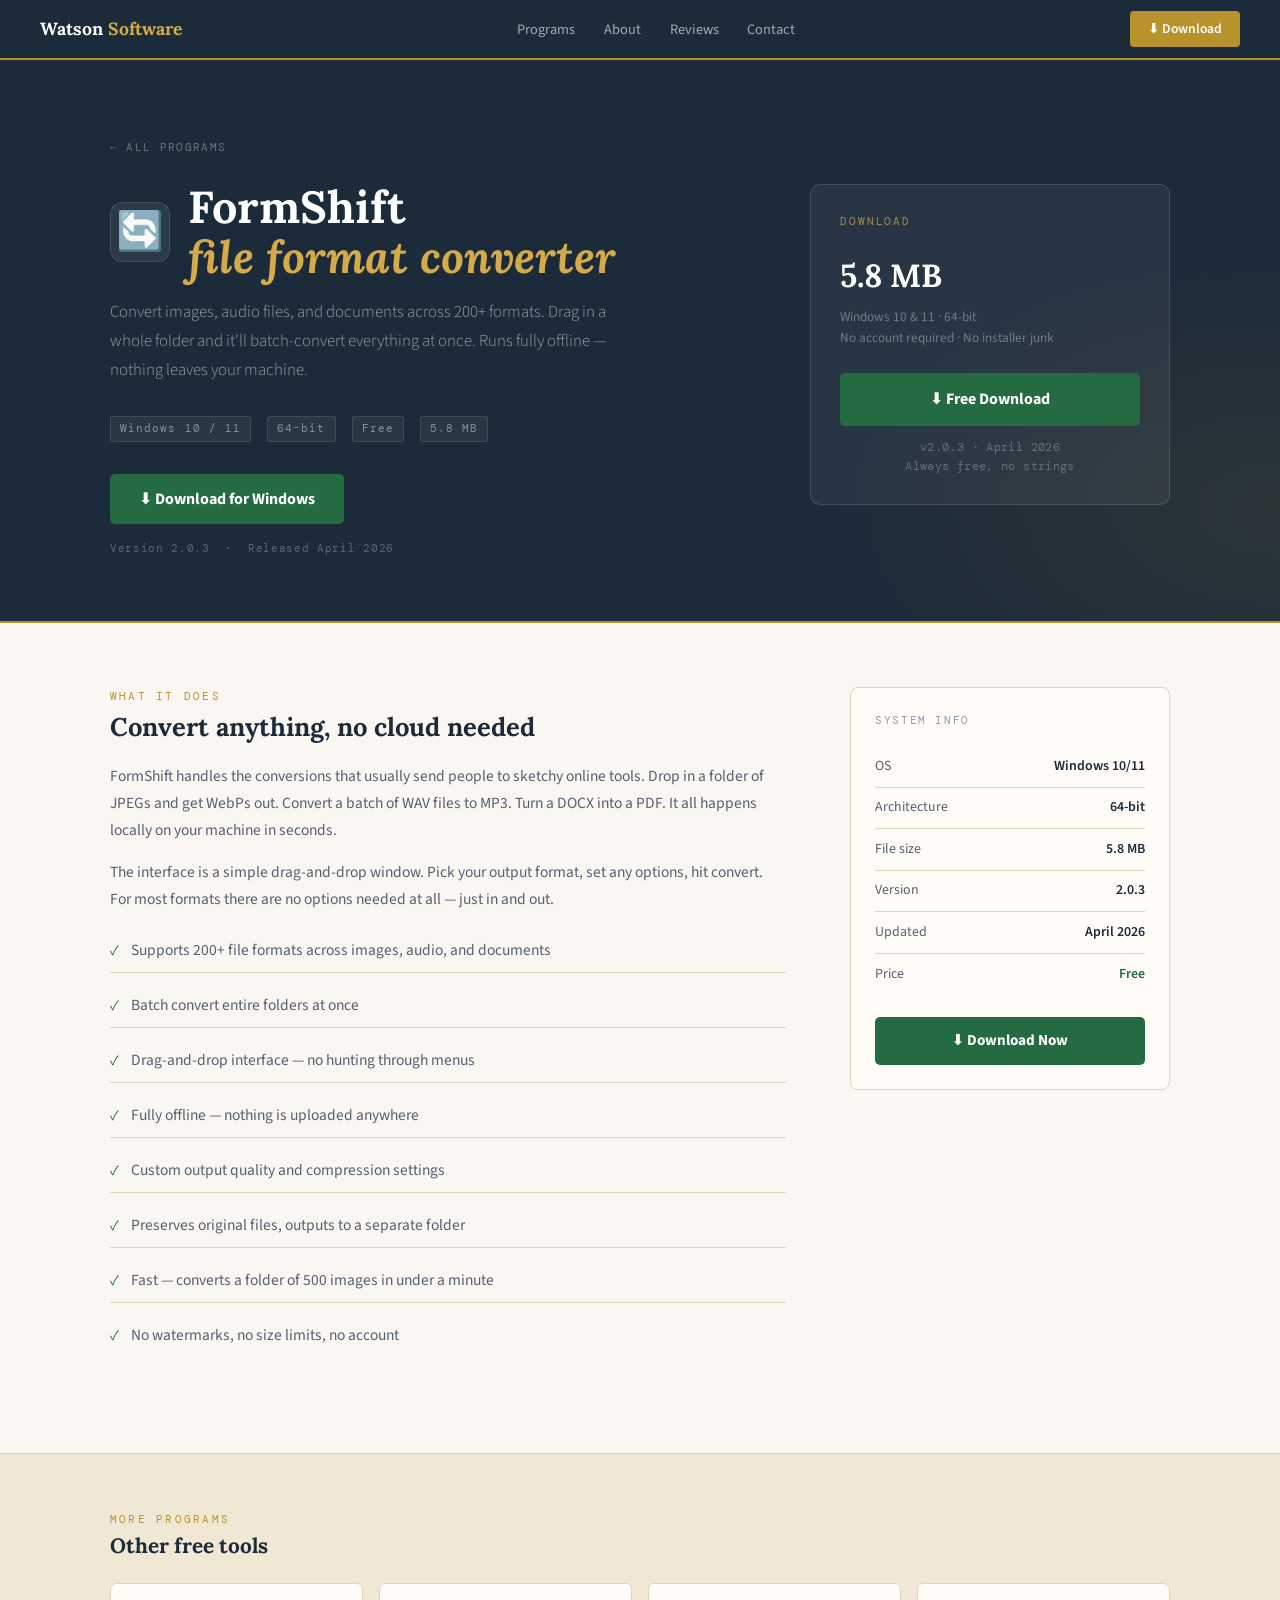
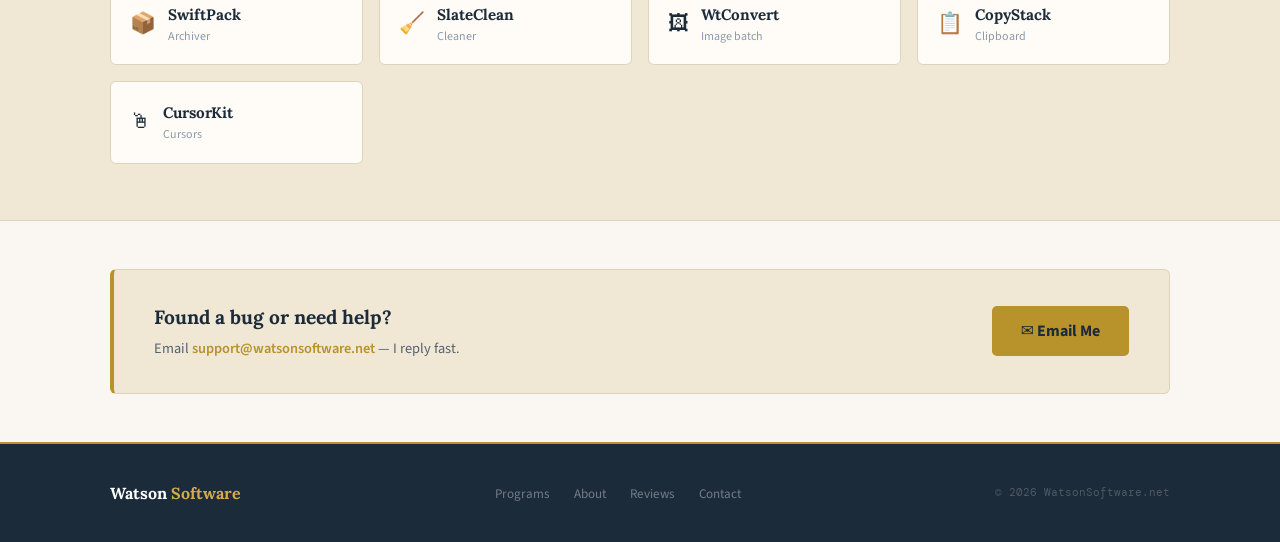
<file: formshift.html>
<!DOCTYPE html>
<html lang="en">
<head>
<meta charset="UTF-8"/>
<meta name="viewport" content="width=device-width, initial-scale=1.0"/>
<title>FormShift — Watson Software</title>
<link rel="preconnect" href="https://fonts.googleapis.com"/>
<link rel="preconnect" href="https://fonts.gstatic.com" crossorigin/>
<link href="https://fonts.googleapis.com/css2?family=Lora:ital,wght@0,400;0,600;0,700;1,400;1,600&family=Source+Sans+3:wght@300;400;500;600;700&family=DM+Mono:wght@400;500&display=swap" rel="stylesheet"/>
<link rel="stylesheet" href="style.css"/>
<style>
.dl-hero {
  background: var(--navy);
  padding: 4.5rem 2.5rem 4rem;
  border-bottom: 2px solid var(--gold);
  position: relative;
  overflow: hidden;
}
.dl-hero::before {
  content: '';
  position: absolute; inset: 0;
  background: radial-gradient(ellipse 700px 400px at 100% 80%, rgba(184,146,42,0.1), transparent 65%);
  pointer-events: none;
}
.dl-hero-inner {
  max-width: 1060px;
  margin: 0 auto;
  display: grid;
  grid-template-columns: 1fr 360px;
  gap: 4rem;
  align-items: center;
  position: relative;
}
.dl-back {
  font-family: 'DM Mono', monospace;
  font-size: 0.7rem;
  letter-spacing: 0.12em;
  text-transform: uppercase;
  color: rgba(255,255,255,0.35);
  text-decoration: none;
  display: inline-flex;
  align-items: center;
  gap: 5px;
  margin-bottom: 1.6rem;
  transition: color .2s;
}
.dl-back:hover { color: var(--gold-lt); }
.dl-title-row {
  display: flex;
  align-items: center;
  gap: 1.1rem;
  margin-bottom: 1rem;
}
.dl-icon {
  font-size: 2.4rem;
  width: 60px;
  height: 60px;
  background: rgba(255,255,255,0.07);
  border: 1px solid rgba(255,255,255,0.12);
  border-radius: 12px;
  display: flex;
  align-items: center;
  justify-content: center;
  flex-shrink: 0;
}
.dl-hero h1 {
  font-family: 'Lora', serif;
  font-size: clamp(2rem, 4vw, 2.8rem);
  font-weight: 700;
  color: #fff;
  line-height: 1.12;
}
.dl-hero h1 em {
  font-style: italic;
  color: var(--gold-lt);
}
.dl-tagline {
  font-size: 1.05rem;
  color: rgba(255,255,255,0.55);
  margin-bottom: 2rem;
  font-weight: 300;
  line-height: 1.7;
  max-width: 500px;
}
.dl-meta {
  display: flex;
  gap: 1rem;
  margin-bottom: 2rem;
  flex-wrap: wrap;
}
.dl-tag {
  font-family: 'DM Mono', monospace;
  font-size: 0.67rem;
  letter-spacing: 0.1em;
  color: rgba(255,255,255,0.45);
  background: rgba(255,255,255,0.06);
  border: 1px solid rgba(255,255,255,0.1);
  border-radius: 3px;
  padding: 3px 9px;
}
.dl-btns { display: flex; gap: 0.75rem; flex-wrap: wrap; align-items: center; }
.dl-version {
  font-family: 'DM Mono', monospace;
  font-size: 0.7rem;
  color: rgba(255,255,255,0.28);
  letter-spacing: 0.06em;
  margin-top: 0.9rem;
}

.dl-box {
  background: rgba(255,255,255,0.05);
  border: 1px solid rgba(255,255,255,0.12);
  border-radius: 10px;
  padding: 1.8rem;
}
.dl-box-title {
  font-family: 'DM Mono', monospace;
  font-size: 0.67rem;
  letter-spacing: 0.18em;
  text-transform: uppercase;
  color: var(--gold-lt);
  opacity: 0.75;
  margin-bottom: 1.2rem;
}
.dl-box-size {
  font-family: 'Lora', serif;
  font-size: 2rem;
  font-weight: 700;
  color: #fff;
  margin-bottom: 0.2rem;
}
.dl-box-detail { font-size: 0.83rem; color: rgba(255,255,255,0.35); margin-bottom: 1.5rem; line-height: 1.6; }
.dl-box-btn {
  width: 100%;
  background: var(--green);
  color: #fff;
  font-size: 1rem;
  font-weight: 700;
  padding: 0.85rem;
  border-radius: 5px;
  text-align: center;
  text-decoration: none;
  display: block;
  transition: background .2s;
  margin-bottom: 0.75rem;
}
.dl-box-btn:hover { background: #2e8a54; }
.dl-box-note {
  font-size: 0.78rem;
  color: rgba(255,255,255,0.28);
  text-align: center;
  line-height: 1.5;
  font-family: 'DM Mono', monospace;
  letter-spacing: 0.03em;
}

.content-wrap {
  padding: 4rem 2.5rem;
  border-bottom: 1px solid var(--rule);
}
.content-inner {
  max-width: 1060px;
  margin: 0 auto;
  display: grid;
  grid-template-columns: 1fr 320px;
  gap: 4rem;
}
.sec-label {
  font-family: 'DM Mono', monospace;
  font-size: 0.7rem;
  letter-spacing: 0.2em;
  text-transform: uppercase;
  color: var(--gold);
  margin-bottom: 0.4rem;
}
.sec-title {
  font-family: 'Lora', serif;
  font-size: 1.6rem;
  font-weight: 700;
  color: var(--navy);
  margin-bottom: 1.3rem;
  line-height: 1.2;
}
.features-list {
  list-style: none;
  display: flex;
  flex-direction: column;
  gap: 0.65rem;
  margin-bottom: 2rem;
}
.features-list li {
  display: flex;
  gap: 0.75rem;
  font-size: 0.97rem;
  color: var(--muted);
  line-height: 1.55;
  padding: 0.6rem 0;
  border-bottom: 1px solid var(--rule);
}
.features-list li:last-child { border-bottom: none; }
.feat-check { color: var(--green); font-size: 0.9rem; flex-shrink: 0; margin-top: 2px; }
.body-copy {
  font-size: 0.97rem;
  color: var(--muted);
  line-height: 1.72;
  margin-bottom: 1rem;
}

.sys-card {
  background: var(--warm);
  border: 1px solid var(--rule);
  border-radius: 8px;
  padding: 1.5rem;
  height: fit-content;
}
.sys-card-title {
  font-family: 'DM Mono', monospace;
  font-size: 0.68rem;
  letter-spacing: 0.15em;
  text-transform: uppercase;
  color: var(--faint);
  margin-bottom: 1rem;
}
.sys-row {
  display: flex;
  justify-content: space-between;
  font-size: 0.87rem;
  padding: 0.55rem 0;
  border-bottom: 1px solid var(--rule);
  gap: 1rem;
}
.sys-row:last-of-type { border-bottom: none; }
.sys-key { color: var(--muted); }
.sys-val { color: var(--navy); font-weight: 600; text-align: right; }
.sys-card-btn {
  display: block;
  margin-top: 1.4rem;
  text-align: center;
  background: var(--green);
  color: #fff;
  font-weight: 700;
  font-size: 0.95rem;
  padding: 0.72rem;
  border-radius: 5px;
  text-decoration: none;
  transition: background .2s;
}
.sys-card-btn:hover { background: #2e8a54; }

.other-apps {
  padding: 3.5rem 2.5rem;
  background: var(--parch);
  border-bottom: 1px solid var(--rule);
}
.other-inner { max-width: 1060px; margin: 0 auto; }
.other-grid {
  display: grid;
  grid-template-columns: repeat(auto-fill, minmax(200px, 1fr));
  gap: 1rem;
  margin-top: 1.5rem;
}
.other-card {
  background: var(--warm);
  border: 1px solid var(--rule);
  border-radius: 6px;
  padding: 1.1rem 1.2rem;
  text-decoration: none;
  color: inherit;
  display: flex;
  align-items: center;
  gap: 0.75rem;
  transition: box-shadow .2s, transform .15s;
}
.other-card:hover {
  box-shadow: 0 4px 14px rgba(28,43,58,0.1);
  transform: translateY(-1px);
}
.other-icon { font-size: 1.3rem; flex-shrink: 0; }
.other-name {
  font-family: 'Lora', serif;
  font-size: 0.95rem;
  font-weight: 700;
  color: var(--navy);
}
.other-type { font-size: 0.75rem; color: var(--faint); }

.contact-wrap { padding: 3rem 2.5rem; }
.contact-inner { max-width: 1060px; margin: 0 auto; }
.contact-box {
  background: var(--parch);
  border: 1px solid var(--rule);
  border-left: 4px solid var(--gold);
  border-radius: 6px;
  padding: 2rem 2.5rem;
  display: flex;
  align-items: center;
  justify-content: space-between;
  gap: 2rem;
  flex-wrap: wrap;
}
.contact-box h3 { font-family: 'Lora', serif; font-size: 1.2rem; color: var(--navy); margin-bottom: 0.25rem; }
.contact-box p { font-size: 0.9rem; color: var(--muted); }
.contact-box p a { color: var(--gold); font-weight: 600; text-decoration: none; }

@media (max-width: 900px) {
  .dl-hero-inner { grid-template-columns: 1fr; }
  .dl-box { display: none; }
  .content-inner { grid-template-columns: 1fr; }
}
@media (max-width: 600px) {
  .dl-hero { padding: 3rem 1.5rem; }
  .contact-box { flex-direction: column; }
}
</style>
</head>
<body>

<nav>
  <a class="nav-logo" href="index.html">Watson <span>Software</span></a>
  <ul class="nav-links">
    <li><a href="index.html#products">Programs</a></li>
    <li><a href="index.html#about">About</a></li>
    <li><a href="index.html#reviews">Reviews</a></li>
    <li><a href="index.html#contact">Contact</a></li>
  </ul>
  <a href="#download" class="nav-dl">⬇ Download</a>
</nav>

<section class="dl-hero">
  <div class="dl-hero-inner">
    <div>
      <a href="index.html" class="dl-back">← All Programs</a>
      <div class="dl-title-row">
        <div class="dl-icon">🔄</div>
        <h1>FormShift<br><em>file format converter</em></h1>
      </div>
      <p class="dl-tagline">Convert images, audio files, and documents across 200+ formats. Drag in a whole folder and it'll batch-convert everything at once. Runs fully offline — nothing leaves your machine.</p>
      <div class="dl-meta">
        <span class="dl-tag">Windows 10 / 11</span>
        <span class="dl-tag">64-bit</span>
        <span class="dl-tag">Free</span>
        <span class="dl-tag">5.8 MB</span>
      </div>
      <div class="dl-btns">
        <a href="#" class="btn-dl" id="download">⬇ Download for Windows</a>
      </div>
      <p class="dl-version">Version 2.0.3 &nbsp;·&nbsp; Released April 2026</p>
    </div>
    <div class="dl-box">
      <p class="dl-box-title">Download</p>
      <div class="dl-box-size">5.8 MB</div>
      <p class="dl-box-detail">Windows 10 &amp; 11 · 64-bit<br>No account required · No installer junk</p>
      <a href="#" class="dl-box-btn">⬇ Free Download</a>
      <p class="dl-box-note">v2.0.3 · April 2026<br>Always free, no strings</p>
    </div>
  </div>
</section>

<section class="content-wrap">
  <div class="content-inner">
    <div>
      <p class="sec-label">What it does</p>
      <h2 class="sec-title">Convert anything, no cloud needed</h2>
      <p class="body-copy">FormShift handles the conversions that usually send people to sketchy online tools. Drop in a folder of JPEGs and get WebPs out. Convert a batch of WAV files to MP3. Turn a DOCX into a PDF. It all happens locally on your machine in seconds.</p>
      <p class="body-copy">The interface is a simple drag-and-drop window. Pick your output format, set any options, hit convert. For most formats there are no options needed at all — just in and out.</p>
      <ul class="features-list">
        <li><span class="feat-check">✓</span>Supports 200+ file formats across images, audio, and documents</li>
        <li><span class="feat-check">✓</span>Batch convert entire folders at once</li>
        <li><span class="feat-check">✓</span>Drag-and-drop interface — no hunting through menus</li>
        <li><span class="feat-check">✓</span>Fully offline — nothing is uploaded anywhere</li>
        <li><span class="feat-check">✓</span>Custom output quality and compression settings</li>
        <li><span class="feat-check">✓</span>Preserves original files, outputs to a separate folder</li>
        <li><span class="feat-check">✓</span>Fast — converts a folder of 500 images in under a minute</li>
        <li><span class="feat-check">✓</span>No watermarks, no size limits, no account</li>
      </ul>
    </div>
    <div>
      <div class="sys-card">
        <p class="sys-card-title">System Info</p>
        <div class="sys-row"><span class="sys-key">OS</span><span class="sys-val">Windows 10/11</span></div>
        <div class="sys-row"><span class="sys-key">Architecture</span><span class="sys-val">64-bit</span></div>
        <div class="sys-row"><span class="sys-key">File size</span><span class="sys-val">5.8 MB</span></div>
        <div class="sys-row"><span class="sys-key">Version</span><span class="sys-val">2.0.3</span></div>
        <div class="sys-row"><span class="sys-key">Updated</span><span class="sys-val">April 2026</span></div>
        <div class="sys-row"><span class="sys-key">Price</span><span class="sys-val" style="color:var(--green);">Free</span></div>
        <a href="#" class="sys-card-btn">⬇ Download Now</a>
      </div>
    </div>
  </div>
</section>

<section class="other-apps">
  <div class="other-inner">
    <p class="sec-label">More Programs</p>
    <h2 class="sec-title" style="font-size:1.3rem;">Other free tools</h2>
    <div class="other-grid">
      <a class="other-card" href="swiftpack.html"><span class="other-icon">📦</span><div><div class="other-name">SwiftPack</div><div class="other-type">Archiver</div></div></a>
      <a class="other-card" href="slateclean.html"><span class="other-icon">🧹</span><div><div class="other-name">SlateClean</div><div class="other-type">Cleaner</div></div></a>
      <a class="other-card" href="WtConvert.html"><span class="other-icon">🖼</span><div><div class="other-name">WtConvert</div><div class="other-type">Image batch</div></div></a>
      <a class="other-card" href="copystack.html"><span class="other-icon">📋</span><div><div class="other-name">CopyStack</div><div class="other-type">Clipboard</div></div></a>
      <a class="other-card" href="cursorkit.html"><span class="other-icon">🖱</span><div><div class="other-name">CursorKit</div><div class="other-type">Cursors</div></div></a>
    </div>
  </div>
</section>

<section class="contact-wrap">
  <div class="contact-inner">
    <div class="contact-box">
      <div>
        <h3>Found a bug or need help?</h3>
        <p>Email <a href="mailto:support@watsonsoftware.net">support@watsonsoftware.net</a> — I reply fast.</p>
      </div>
      <a href="mailto:support@watsonsoftware.net" class="btn-dl" style="background:var(--gold);color:var(--navy);">✉ Email Me</a>
    </div>
  </div>
</section>

<footer>
  <div class="footer-inner">
    <div class="footer-brand">Watson <span>Software</span></div>
    <ul class="footer-links">
      <li><a href="index.html#products">Programs</a></li>
      <li><a href="index.html#about">About</a></li>
      <li><a href="index.html#reviews">Reviews</a></li>
      <li><a href="mailto:support@watsonsoftware.net">Contact</a></li>
    </ul>
    <div class="footer-copy">© 2026 WatsonSoftware.net</div>
  </div>
</footer>

<script>
const obs = new IntersectionObserver(entries => {
  entries.forEach(e => { if (e.isIntersecting) { e.target.classList.add('in'); obs.unobserve(e.target); } });
}, { threshold: 0.1 });
document.querySelectorAll('.fade').forEach(el => obs.observe(el));
</script>
</body>
</html>
</file>
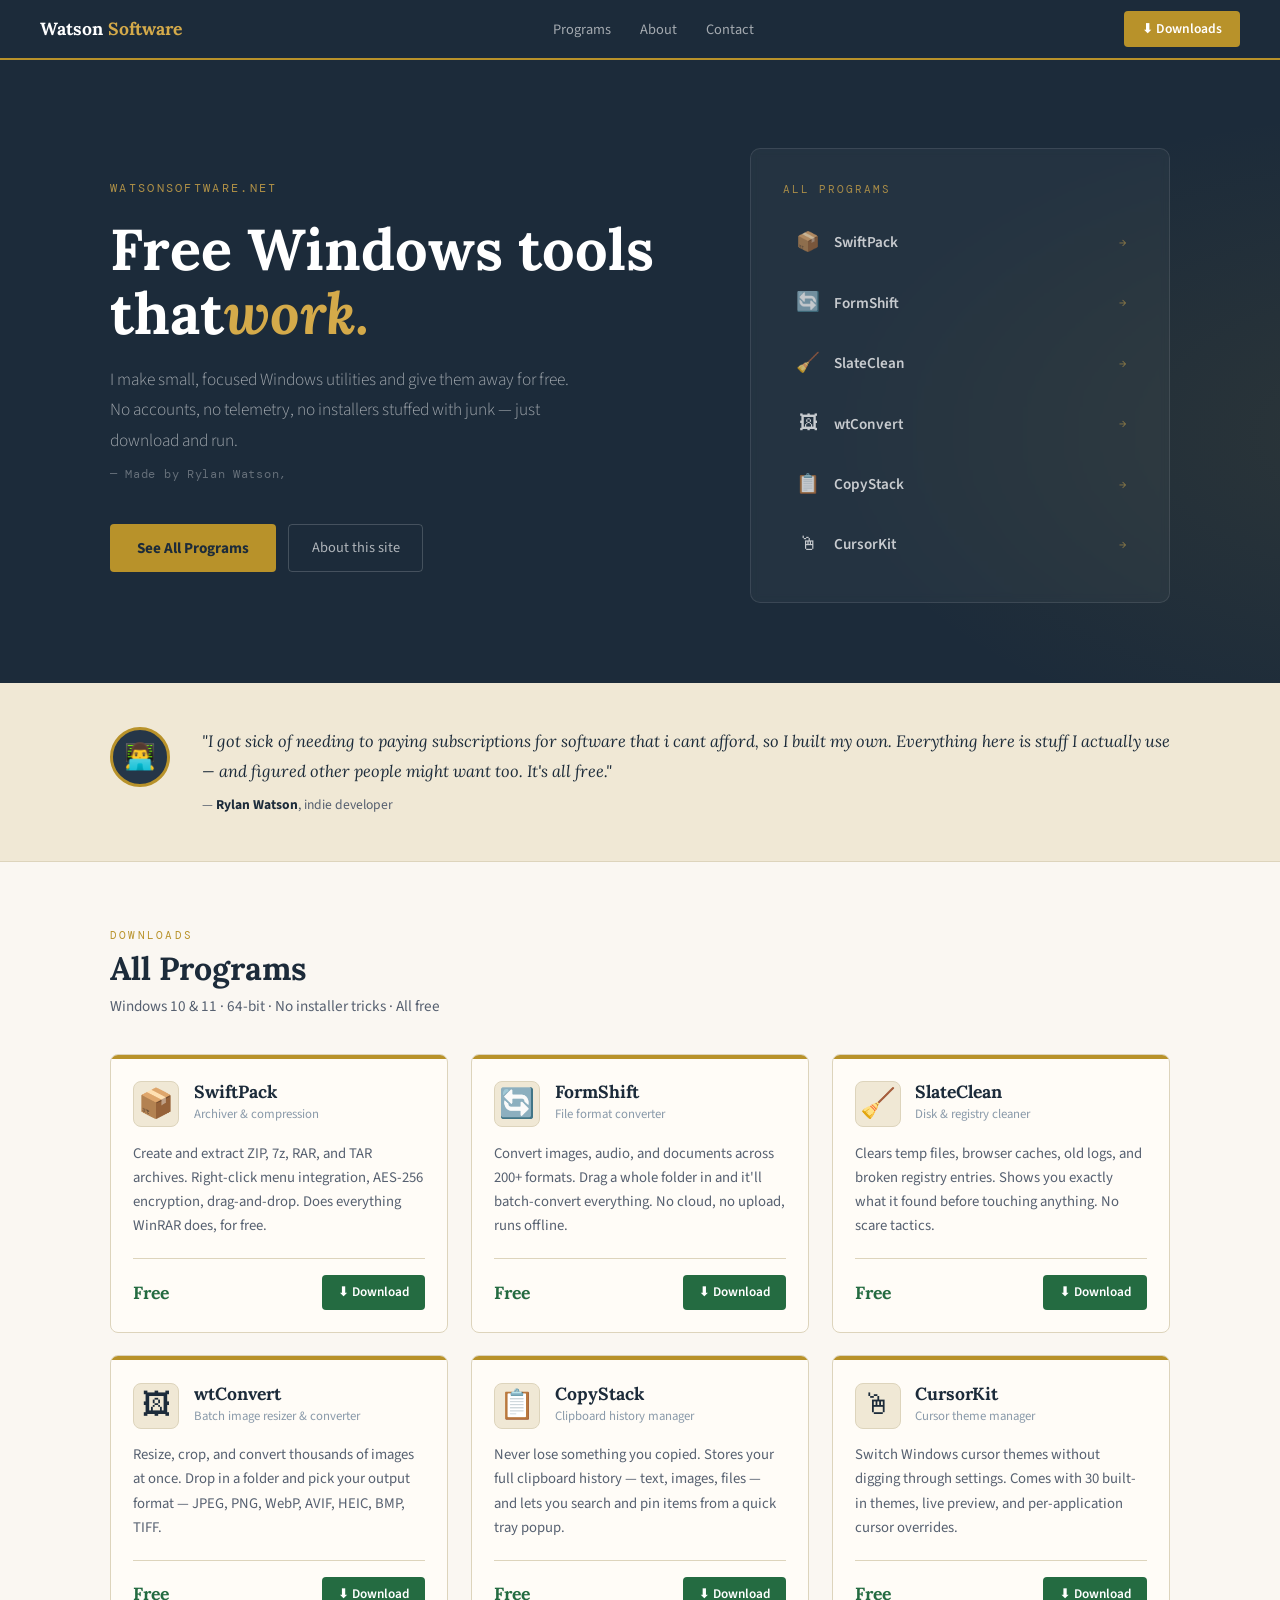
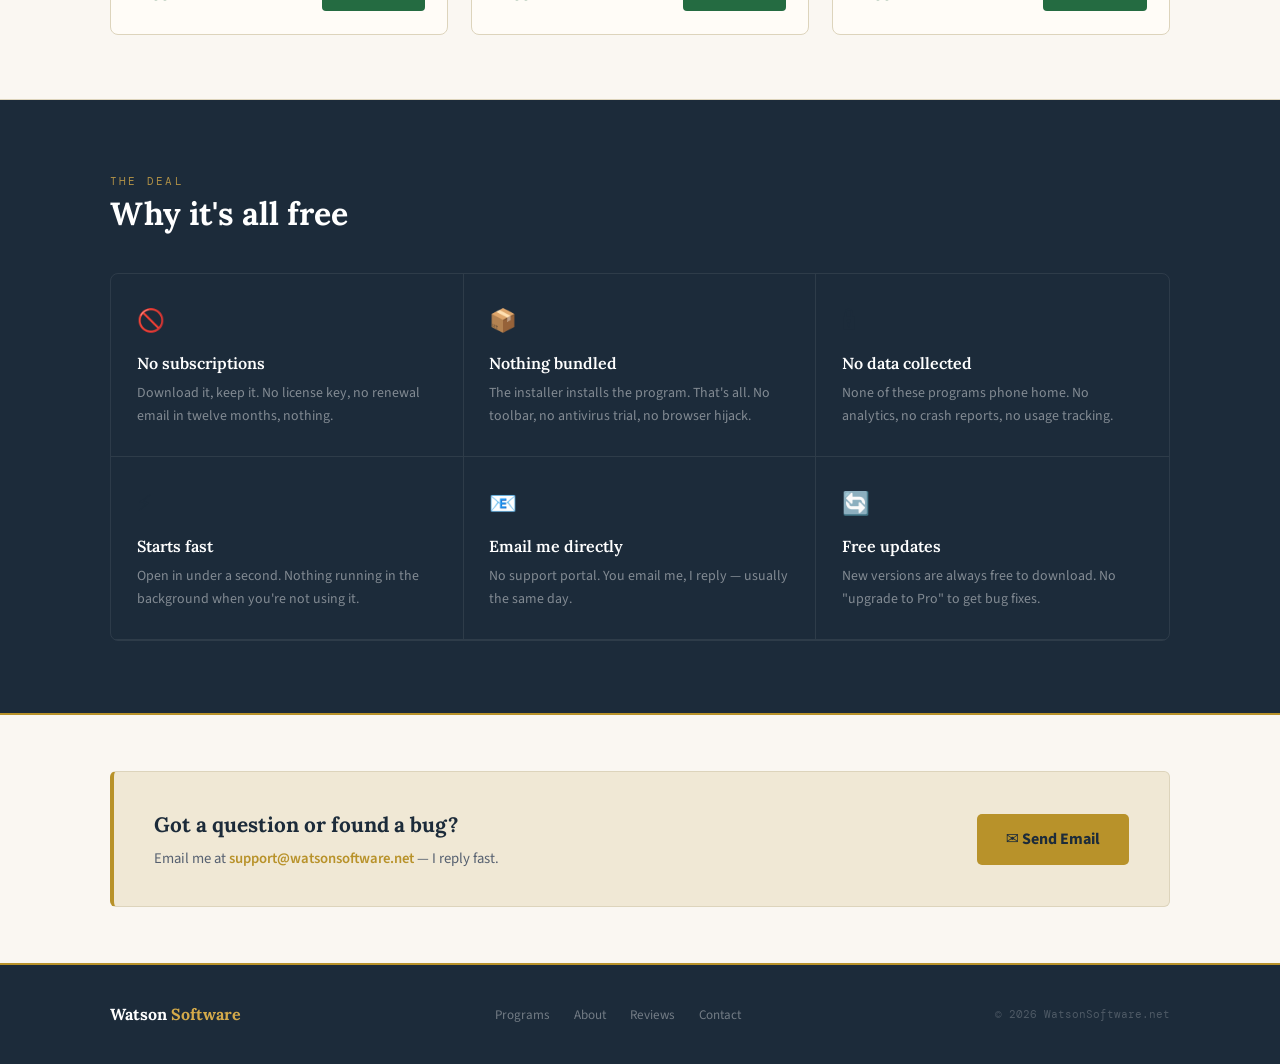
<file: fullrelease.html>
<!DOCTYPE html>
<html lang="en">
<head>
<meta charset="UTF-8"/>
<meta name="viewport" content="width=device-width, initial-scale=1.0"/>
<title>WatsonSoftware.net</title>
<link rel="preconnect" href="https://fonts.googleapis.com"/>
<link rel="preconnect" href="https://fonts.gstatic.com" crossorigin/>
<link href="https://fonts.googleapis.com/css2?family=Lora:ital,wght@0,400;0,600;0,700;1,400;1,600&family=Source+Sans+3:wght@300;400;500;600;700&family=DM+Mono:wght@400;500&display=swap" rel="stylesheet"/>
<link rel="stylesheet" href="style.css"/>
<style>
.hero {
  background: var(--navy);
  padding: 5.5rem 2.5rem 5rem;
  position: relative;
  overflow: hidden;
}
.hero::before {
  content: '';
  position: absolute;
  inset: 0;
  background: radial-gradient(ellipse 900px 500px at 110% 60%, rgba(184,146,42,0.1) 0%, transparent 65%);
  pointer-events: none;
}
.hero-inner {
  max-width: 1060px;
  margin: 0 auto;
  display: grid;
  grid-template-columns: 1fr 420px;
  gap: 4rem;
  align-items: center;
  position: relative;
}
.hero-eyebrow {
  font-family: 'DM Mono', monospace;
  font-size: 0.72rem;
  letter-spacing: 0.2em;
  text-transform: uppercase;
  color: var(--gold-lt);
  opacity: 0.8;
  margin-bottom: 1.2rem;
}
.hero h1 {
  font-family: 'Lora', serif;
  font-size: clamp(2.4rem, 4.5vw, 3.6rem);
  font-weight: 700;
  color: #fff;
  line-height: 1.12;
  margin-bottom: 1.2rem;
}
.hero h1 em {
  font-style: italic;
  color: var(--gold-lt);
}
.hero-copy {
  font-size: 1.08rem;
  color: rgba(255,255,255,0.58);
  margin-bottom: 0.6rem;
  font-weight: 300;
  line-height: 1.75;
  max-width: 480px;
}
.hero-sig {
  font-family: 'DM Mono', monospace;
  font-size: 0.72rem;
  color: rgba(255,255,255,0.32);
  letter-spacing: 0.06em;
  margin-bottom: 2.5rem;
}
.hero-btns {
  display: flex;
  gap: 0.75rem;
  flex-wrap: wrap;
}
.hero-btn-primary {
  background: var(--gold);
  color: var(--navy);
  font-weight: 700;
  font-size: 0.95rem;
  padding: 0.7rem 1.7rem;
  border-radius: 4px;
  text-decoration: none;
  transition: background .2s;
}
.hero-btn-primary:hover { background: var(--gold-lt); }
.hero-btn-ghost {
  background: transparent;
  color: rgba(255,255,255,0.65);
  font-size: 0.9rem;
  padding: 0.68rem 1.4rem;
  border-radius: 4px;
  border: 1px solid rgba(255,255,255,0.18);
  text-decoration: none;
  transition: border-color .2s, color .2s;
}
.hero-btn-ghost:hover { border-color: var(--gold-lt); color: var(--gold-lt); }

.hero-card {
  background: rgba(255,255,255,0.04);
  border: 1px solid rgba(255,255,255,0.1);
  border-radius: 10px;
  padding: 2rem;
  backdrop-filter: blur(4px);
}
.hero-card-title {
  font-family: 'DM Mono', monospace;
  font-size: 0.68rem;
  letter-spacing: 0.18em;
  text-transform: uppercase;
  color: var(--gold-lt);
  margin-bottom: 1.2rem;
  opacity: 0.75;
}
.hero-card-list {
  list-style: none;
  display: flex;
  flex-direction: column;
  gap: 0.7rem;
}
.hero-card-list li {
  display: flex;
  align-items: center;
  gap: 0.75rem;
  font-size: 0.95rem;
  color: rgba(255,255,255,0.75);
  text-decoration: none;
  padding: 0.55rem 0.7rem;
  border-radius: 6px;
  transition: background .15s;
}
.hero-card-list li:hover { background: rgba(255,255,255,0.06); }
.hero-card-list li a {
  display: flex;
  align-items: center;
  gap: 0.75rem;
  color: rgba(255,255,255,0.75);
  text-decoration: none;
  width: 100%;
  transition: color .15s;
}
.hero-card-list li:hover a { color: #fff; }
.hcl-icon { font-size: 1.2rem; width: 28px; text-align: center; }
.hcl-name { font-weight: 600; font-size: 0.95rem; flex: 1; }
.hcl-arrow { font-size: 0.75rem; color: var(--gold-lt); opacity: 0.6; }

.from-dev {
  background: var(--parch);
  border-bottom: 1px solid var(--rule);
  padding: 2.8rem 2.5rem;
}
.from-dev-inner {
  max-width: 1060px;
  margin: 0 auto;
  display: flex;
  gap: 2rem;
  align-items: flex-start;
}
.dev-avi {
  width: 60px;
  height: 60px;
  border-radius: 50%;
  background: var(--navy2);
  border: 3px solid var(--gold);
  display: flex;
  align-items: center;
  justify-content: center;
  font-size: 1.6rem;
  flex-shrink: 0;
}
.dev-quote {
  font-family: 'Lora', serif;
  font-style: italic;
  font-size: 1.03rem;
  color: var(--navy);
  line-height: 1.78;
  margin-bottom: 0.5rem;
}
.dev-by {
  font-size: 0.85rem;
  color: var(--muted);
}
.dev-by strong { color: var(--navy); }

.products-wrap {
  padding: 4rem 2.5rem;
  border-bottom: 1px solid var(--rule);
}
.pw-inner { max-width: 1060px; margin: 0 auto; }
.sec-label {
  font-family: 'DM Mono', monospace;
  font-size: 0.7rem;
  letter-spacing: 0.2em;
  text-transform: uppercase;
  color: var(--gold);
  margin-bottom: 0.4rem;
}
.sec-title {
  font-family: 'Lora', serif;
  font-size: 2rem;
  font-weight: 700;
  color: var(--navy);
  margin-bottom: 0.35rem;
  line-height: 1.15;
}
.sec-sub {
  font-size: 0.95rem;
  color: var(--muted);
  margin-bottom: 2.2rem;
}

.pgrid {
  display: grid;
  grid-template-columns: repeat(auto-fill, minmax(318px, 1fr));
  gap: 1.4rem;
}

.pcard {
  background: var(--warm);
  border: 1px solid var(--rule);
  border-radius: 8px;
  display: flex;
  flex-direction: column;
  text-decoration: none;
  color: inherit;
  transition: box-shadow .2s, transform .2s;
  overflow: hidden;
}
.pcard:hover {
  box-shadow: 0 8px 28px rgba(28,43,58,0.12);
  transform: translateY(-3px);
}
.pcard-stripe {
  height: 4px;
  background: var(--gold);
}
.pcard-body {
  padding: 1.4rem;
  flex: 1;
  display: flex;
  flex-direction: column;
}
.pcard-top {
  display: flex;
  gap: 0.9rem;
  align-items: flex-start;
  margin-bottom: 0.9rem;
}
.pcard-icon {
  font-size: 1.8rem;
  width: 46px;
  height: 46px;
  background: var(--parch);
  border: 1px solid var(--rule);
  border-radius: 8px;
  display: flex;
  align-items: center;
  justify-content: center;
  flex-shrink: 0;
}
.pcard-name {
  font-family: 'Lora', serif;
  font-size: 1.1rem;
  font-weight: 700;
  color: var(--navy);
  line-height: 1.2;
}
.pcard-type {
  font-size: 0.8rem;
  color: var(--faint);
  margin-top: 2px;
}
.pcard-desc {
  font-size: 0.92rem;
  color: var(--muted);
  line-height: 1.65;
  flex: 1;
  margin-bottom: 1.2rem;
}
.pcard-foot {
  display: flex;
  align-items: center;
  justify-content: space-between;
  padding-top: 1rem;
  border-top: 1px solid var(--rule);
}
.pcard-free {
  font-family: 'Lora', serif;
  font-size: 1.1rem;
  font-weight: 700;
  color: var(--green);
}
.pcard-dl {
  background: var(--green);
  color: #fff;
  font-size: 0.83rem;
  font-weight: 600;
  padding: 0.4rem 1rem;
  border-radius: 4px;
  text-decoration: none;
  transition: background .15s;
  display: flex;
  align-items: center;
  gap: 5px;
}
.pcard-dl:hover { background: #2e8a54; }

.why-wrap {
  background: var(--navy);
  padding: 4.5rem 2.5rem;
  border-bottom: 2px solid var(--gold);
}
.why-inner { max-width: 1060px; margin: 0 auto; }
.why-wrap .sec-label { color: rgba(212,170,74,0.8); }
.why-wrap .sec-title { color: #fff; margin-bottom: 2.5rem; }

.why-grid {
  display: grid;
  grid-template-columns: repeat(3, 1fr);
  border: 1px solid rgba(255,255,255,0.08);
  border-radius: 8px;
  overflow: hidden;
}
.why-item {
  padding: 1.8rem 1.6rem;
  border-right: 1px solid rgba(255,255,255,0.08);
  border-bottom: 1px solid rgba(255,255,255,0.08);
}
.why-item:nth-child(3n) { border-right: none; }
.why-em { font-size: 1.4rem; margin-bottom: 0.6rem; }
.why-name {
  font-family: 'Lora', serif;
  font-size: 1rem;
  font-weight: 600;
  color: #fff;
  margin-bottom: 0.35rem;
}
.why-txt { font-size: 0.87rem; color: rgba(255,255,255,0.45); line-height: 1.65; }

.reviews-wrap {
  padding: 4rem 2.5rem;
  background: var(--warm);
  border-bottom: 1px solid var(--rule);
}
.reviews-inner { max-width: 1060px; margin: 0 auto; }
.reviews-grid {
  display: grid;
  grid-template-columns: repeat(auto-fit, minmax(280px, 1fr));
  gap: 1.25rem;
  margin-top: 2.2rem;
}
.rcard {
  background: var(--cream);
  border: 1px solid var(--rule);
  border-radius: 8px;
  padding: 1.6rem;
}
.rcard-stars { color: var(--gold); font-size: 0.85rem; letter-spacing: 2px; margin-bottom: 0.75rem; }
.rcard-text {
  font-family: 'Lora', serif;
  font-style: italic;
  font-size: 0.97rem;
  color: var(--navy);
  line-height: 1.78;
  margin-bottom: 1.1rem;
}
.rcard-who { font-size: 0.83rem; color: var(--muted); }
.rcard-who strong { display: block; color: var(--navy); font-weight: 600; }

.contact-wrap {
  padding: 3.5rem 2.5rem;
}
.contact-inner {
  max-width: 1060px;
  margin: 0 auto;
}
.contact-box {
  background: var(--parch);
  border: 1px solid var(--rule);
  border-left: 4px solid var(--gold);
  border-radius: 6px;
  padding: 2.2rem 2.5rem;
  display: flex;
  align-items: center;
  justify-content: space-between;
  gap: 2rem;
  flex-wrap: wrap;
}
.contact-box h3 {
  font-family: 'Lora', serif;
  font-size: 1.3rem;
  color: var(--navy);
  margin-bottom: 0.3rem;
}
.contact-box p { font-size: 0.92rem; color: var(--muted); }
.contact-box p a { color: var(--gold); font-weight: 600; text-decoration: none; }
.contact-box p a:hover { text-decoration: underline; }

@media (max-width: 900px) {
  .hero-inner { grid-template-columns: 1fr; }
  .hero-card { display: none; }
  .why-grid { grid-template-columns: 1fr 1fr; }
  .why-item:nth-child(3n) { border-right: 1px solid rgba(255,255,255,0.08); }
  .why-item:nth-child(2n) { border-right: none; }
}
@media (max-width: 600px) {
  .hero { padding: 3.5rem 1.5rem 3rem; }
  .from-dev-inner { flex-direction: column; gap: 1rem; }
  .why-grid { grid-template-columns: 1fr; }
  .why-item { border-right: none !important; }
  .contact-box { flex-direction: column; }
}
</style>
</head>
<body>

<nav>
  <a class="nav-logo" href="index.html">Watson <span>Software</span></a>
  <ul class="nav-links">
    <li><a href="#products">Programs</a></li>
    <li><a href="#about">About</a></li>
    <li><a href="#contact">Contact</a></li>
  </ul>
  <a href="#products" class="nav-dl">⬇ Downloads</a>
</nav>

<section class="hero">
  <div class="hero-inner">
    <div>
      <p class="hero-eyebrow">WatsonSoftware.net</p>
      <h1>Free Windows tools<br>that<em>work.</em></h1>
      <p class="hero-copy">I make small, focused Windows utilities and give them away for free. No accounts, no telemetry, no installers stuffed with junk — just download and run.</p>
      <p class="hero-sig">— Made by Rylan Watson,</p>
      <div class="hero-btns">
        <a href="#products" class="hero-btn-primary">See All Programs</a>
        <a href="#about" class="hero-btn-ghost">About this site</a>
      </div>
    </div>
    <div class="hero-card">
      <p class="hero-card-title">All Programs</p>
      <ul class="hero-card-list">
        <li><a href="swiftpack.html"><span class="hcl-icon">📦</span><span class="hcl-name">SwiftPack</span><span class="hcl-arrow">→</span></a></li>
        <li><a href="formshift.html"><span class="hcl-icon">🔄</span><span class="hcl-name">FormShift</span><span class="hcl-arrow">→</span></a></li>
        <li><a href="slateclean.html"><span class="hcl-icon">🧹</span><span class="hcl-name">SlateClean</span><span class="hcl-arrow">→</span></a></li>
        <li><a href="wtconvert.html"><span class="hcl-icon">🖼</span><span class="hcl-name">wtConvert</span><span class="hcl-arrow">→</span></a></li>
        <li><a href="copystack.html"><span class="hcl-icon">📋</span><span class="hcl-name">CopyStack</span><span class="hcl-arrow">→</span></a></li>
        <li><a href="cursorkit.html"><span class="hcl-icon">🖱</span><span class="hcl-name">CursorKit</span><span class="hcl-arrow">→</span></a></li>
      </ul>
    </div>
  </div>
</section>

<div class="from-dev">
  <div class="from-dev-inner">
    <div class="dev-avi">👨‍💻</div>
    <div>
      <p class="dev-quote">"I got sick of needing to paying subscriptions for software that i cant afford, so I built my own. Everything here is stuff I actually use — and figured other people might want too. It's all free."</p>
      <p class="dev-by">— <strong>Rylan Watson</strong>, indie developer</p>
    </div>
  </div>
</div>

<section class="products-wrap" id="products">
  <div class="pw-inner">
    <p class="sec-label">Downloads</p>
    <h2 class="sec-title">All Programs</h2>
    <p class="sec-sub">Windows 10 &amp; 11 · 64-bit · No installer tricks · All free</p>
    <div class="pgrid">

      <a class="pcard" href="swiftpack.html">
        <div class="pcard-stripe"></div>
        <div class="pcard-body">
          <div class="pcard-top">
            <div class="pcard-icon">📦</div>
            <div>
              <div class="pcard-name">SwiftPack</div>
              <div class="pcard-type">Archiver &amp; compression</div>
            </div>
          </div>
          <p class="pcard-desc">Create and extract ZIP, 7z, RAR, and TAR archives. Right-click menu integration, AES-256 encryption, drag-and-drop. Does everything WinRAR does, for free.</p>
          <div class="pcard-foot">
            <span class="pcard-free">Free</span>
            <span class="pcard-dl">⬇ Download</span>
          </div>
        </div>
      </a>

      <a class="pcard" href="formshift.html">
        <div class="pcard-stripe"></div>
        <div class="pcard-body">
          <div class="pcard-top">
            <div class="pcard-icon">🔄</div>
            <div>
              <div class="pcard-name">FormShift</div>
              <div class="pcard-type">File format converter</div>
            </div>
          </div>
          <p class="pcard-desc">Convert images, audio, and documents across 200+ formats. Drag a whole folder in and it'll batch-convert everything. No cloud, no upload, runs offline.</p>
          <div class="pcard-foot">
            <span class="pcard-free">Free</span>
            <span class="pcard-dl">⬇ Download</span>
          </div>
        </div>
      </a>

      <a class="pcard" href="slateclean.html">
        <div class="pcard-stripe"></div>
        <div class="pcard-body">
          <div class="pcard-top">
            <div class="pcard-icon">🧹</div>
            <div>
              <div class="pcard-name">SlateClean</div>
              <div class="pcard-type">Disk &amp; registry cleaner</div>
            </div>
          </div>
          <p class="pcard-desc">Clears temp files, browser caches, old logs, and broken registry entries. Shows you exactly what it found before touching anything. No scare tactics.</p>
          <div class="pcard-foot">
            <span class="pcard-free">Free</span>
            <span class="pcard-dl">⬇ Download</span>
          </div>
        </div>
      </a>

      <a class="pcard" href="wtconvert.html">
        <div class="pcard-stripe"></div>
        <div class="pcard-body">
          <div class="pcard-top">
            <div class="pcard-icon">🖼</div>
            <div>
              <div class="pcard-name">wtConvert</div>
              <div class="pcard-type">Batch image resizer &amp; converter</div>
            </div>
          </div>
          <p class="pcard-desc">Resize, crop, and convert thousands of images at once. Drop in a folder and pick your output format — JPEG, PNG, WebP, AVIF, HEIC, BMP, TIFF.</p>
          <div class="pcard-foot">
            <span class="pcard-free">Free</span>
            <span class="pcard-dl">⬇ Download</span>
          </div>
        </div>
      </a>

      <a class="pcard" href="copystack.html">
        <div class="pcard-stripe"></div>
        <div class="pcard-body">
          <div class="pcard-top">
            <div class="pcard-icon">📋</div>
            <div>
              <div class="pcard-name">CopyStack</div>
              <div class="pcard-type">Clipboard history manager</div>
            </div>
          </div>
          <p class="pcard-desc">Never lose something you copied. Stores your full clipboard history — text, images, files — and lets you search and pin items from a quick tray popup.</p>
          <div class="pcard-foot">
            <span class="pcard-free">Free</span>
            <span class="pcard-dl">⬇ Download</span>
          </div>
        </div>
      </a>

      <a class="pcard" href="cursorkit.html">
        <div class="pcard-stripe"></div>
        <div class="pcard-body">
          <div class="pcard-top">
            <div class="pcard-icon">🖱</div>
            <div>
              <div class="pcard-name">CursorKit</div>
              <div class="pcard-type">Cursor theme manager</div>
            </div>
          </div>
          <p class="pcard-desc">Switch Windows cursor themes without digging through settings. Comes with 30 built-in themes, live preview, and per-application cursor overrides.</p>
          <div class="pcard-foot">
            <span class="pcard-free">Free</span>
            <span class="pcard-dl">⬇ Download</span>
          </div>
        </div>
      </a>

    </div>
  </div>
</section>

<section class="why-wrap" id="about">
  <div class="why-inner">
    <p class="sec-label">The deal</p>
    <h2 class="sec-title" style="color:#fff;">Why it's all free</h2>
    <div class="why-grid">
      <div class="why-item fade">
        <div class="why-em">🚫</div>
        <div class="why-name">No subscriptions</div>
        <p class="why-txt">Download it, keep it. No license key, no renewal email in twelve months, nothing.</p>
      </div>
      <div class="why-item fade">
        <div class="why-em">📦</div>
        <div class="why-name">Nothing bundled</div>
        <p class="why-txt">The installer installs the program. That's all. No toolbar, no antivirus trial, no browser hijack.</p>
      </div>
      <div class="why-item fade">
        <div class="why-em">🔒</div>
        <div class="why-name">No data collected</div>
        <p class="why-txt">None of these programs phone home. No analytics, no crash reports, no usage tracking.</p>
      </div>
      <div class="why-item fade">
        <div class="why-em">⚡</div>
        <div class="why-name">Starts fast</div>
        <p class="why-txt">Open in under a second. Nothing running in the background when you're not using it.</p>
      </div>
      <div class="why-item fade">
        <div class="why-em">📧</div>
        <div class="why-name">Email me directly</div>
        <p class="why-txt">No support portal. You email me, I reply — usually the same day.</p>
      </div>
      <div class="why-item fade">
        <div class="why-em">🔄</div>
        <div class="why-name">Free updates</div>
        <p class="why-txt">New versions are always free to download. No "upgrade to Pro" to get bug fixes.</p>
      </div>
    </div>
  </div>
</section>

<section class="contact-wrap" id="contact">
  <div class="contact-inner">
    <div class="contact-box">
      <div>
        <h3>Got a question or found a bug?</h3>
        <p>Email me at <a href="mailto:support@watsonsoftware.net">support@watsonsoftware.net</a> — I reply fast.</p>
      </div>
      <a href="mailto:support@watsonsoftware.net" class="btn-dl" style="background:var(--gold);color:var(--navy);">✉ Send Email</a>
    </div>
  </div>
</section>

<footer>
  <div class="footer-inner">
    <div class="footer-brand">Watson <span>Software</span></div>
    <ul class="footer-links">
      <li><a href="#products">Programs</a></li>
      <li><a href="#about">About</a></li>
      <li><a href="#reviews">Reviews</a></li>
      <li><a href="mailto:support@watsonsoftware.net">Contact</a></li>
    </ul>
    <div class="footer-copy">© 2026 WatsonSoftware.net</div>
  </div>
</footer>

<script>
const obs = new IntersectionObserver(entries => {
  entries.forEach(e => { if (e.isIntersecting) { e.target.classList.add('in'); obs.unobserve(e.target); } });
}, { threshold: 0.1 });
document.querySelectorAll('.fade').forEach(el => obs.observe(el));
</script>
</body>
</html>
</file>
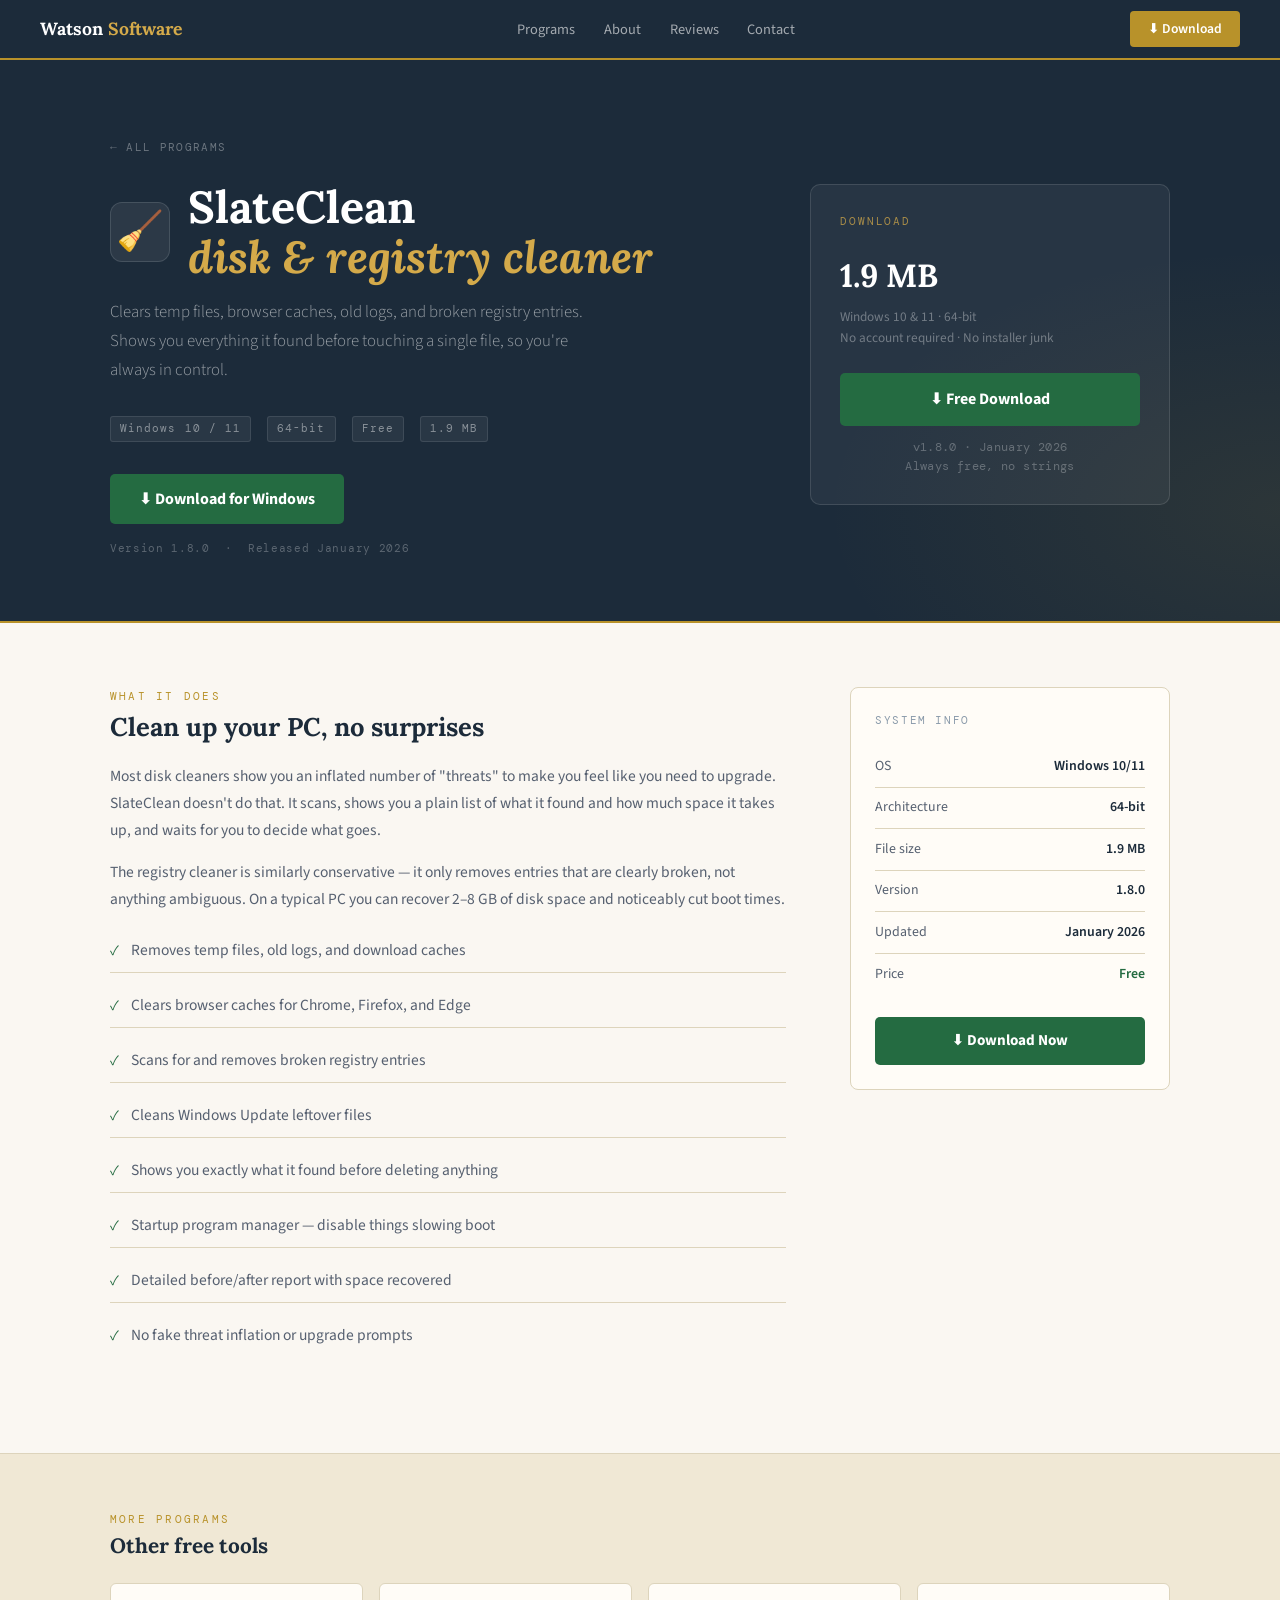
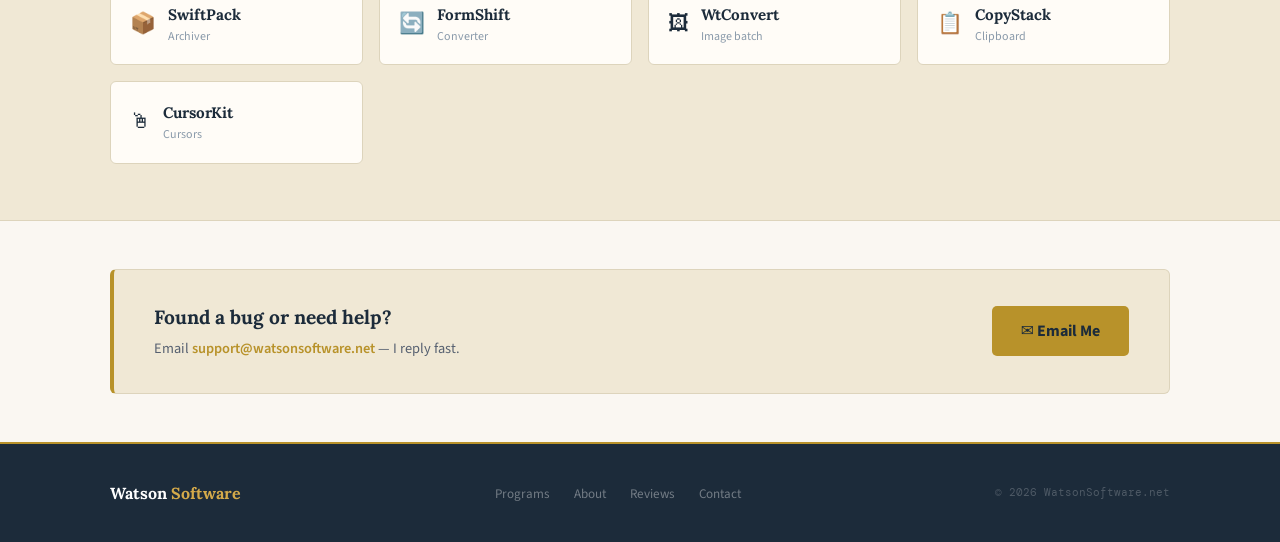
<file: slateclean.html>
<!DOCTYPE html>
<html lang="en">
<head>
<meta charset="UTF-8"/>
<meta name="viewport" content="width=device-width, initial-scale=1.0"/>
<title>SlateClean — Watson Software</title>
<link rel="preconnect" href="https://fonts.googleapis.com"/>
<link rel="preconnect" href="https://fonts.gstatic.com" crossorigin/>
<link href="https://fonts.googleapis.com/css2?family=Lora:ital,wght@0,400;0,600;0,700;1,400;1,600&family=Source+Sans+3:wght@300;400;500;600;700&family=DM+Mono:wght@400;500&display=swap" rel="stylesheet"/>
<link rel="stylesheet" href="style.css"/>
<style>
.dl-hero {
  background: var(--navy);
  padding: 4.5rem 2.5rem 4rem;
  border-bottom: 2px solid var(--gold);
  position: relative;
  overflow: hidden;
}
.dl-hero::before {
  content: '';
  position: absolute; inset: 0;
  background: radial-gradient(ellipse 700px 400px at 100% 80%, rgba(184,146,42,0.1), transparent 65%);
  pointer-events: none;
}
.dl-hero-inner {
  max-width: 1060px;
  margin: 0 auto;
  display: grid;
  grid-template-columns: 1fr 360px;
  gap: 4rem;
  align-items: center;
  position: relative;
}
.dl-back {
  font-family: 'DM Mono', monospace;
  font-size: 0.7rem;
  letter-spacing: 0.12em;
  text-transform: uppercase;
  color: rgba(255,255,255,0.35);
  text-decoration: none;
  display: inline-flex;
  align-items: center;
  gap: 5px;
  margin-bottom: 1.6rem;
  transition: color .2s;
}
.dl-back:hover { color: var(--gold-lt); }
.dl-title-row {
  display: flex;
  align-items: center;
  gap: 1.1rem;
  margin-bottom: 1rem;
}
.dl-icon {
  font-size: 2.4rem;
  width: 60px;
  height: 60px;
  background: rgba(255,255,255,0.07);
  border: 1px solid rgba(255,255,255,0.12);
  border-radius: 12px;
  display: flex;
  align-items: center;
  justify-content: center;
  flex-shrink: 0;
}
.dl-hero h1 {
  font-family: 'Lora', serif;
  font-size: clamp(2rem, 4vw, 2.8rem);
  font-weight: 700;
  color: #fff;
  line-height: 1.12;
}
.dl-hero h1 em {
  font-style: italic;
  color: var(--gold-lt);
}
.dl-tagline {
  font-size: 1.05rem;
  color: rgba(255,255,255,0.55);
  margin-bottom: 2rem;
  font-weight: 300;
  line-height: 1.7;
  max-width: 500px;
}
.dl-meta {
  display: flex;
  gap: 1rem;
  margin-bottom: 2rem;
  flex-wrap: wrap;
}
.dl-tag {
  font-family: 'DM Mono', monospace;
  font-size: 0.67rem;
  letter-spacing: 0.1em;
  color: rgba(255,255,255,0.45);
  background: rgba(255,255,255,0.06);
  border: 1px solid rgba(255,255,255,0.1);
  border-radius: 3px;
  padding: 3px 9px;
}
.dl-btns { display: flex; gap: 0.75rem; flex-wrap: wrap; align-items: center; }
.dl-version {
  font-family: 'DM Mono', monospace;
  font-size: 0.7rem;
  color: rgba(255,255,255,0.28);
  letter-spacing: 0.06em;
  margin-top: 0.9rem;
}

.dl-box {
  background: rgba(255,255,255,0.05);
  border: 1px solid rgba(255,255,255,0.12);
  border-radius: 10px;
  padding: 1.8rem;
}
.dl-box-title {
  font-family: 'DM Mono', monospace;
  font-size: 0.67rem;
  letter-spacing: 0.18em;
  text-transform: uppercase;
  color: var(--gold-lt);
  opacity: 0.75;
  margin-bottom: 1.2rem;
}
.dl-box-size {
  font-family: 'Lora', serif;
  font-size: 2rem;
  font-weight: 700;
  color: #fff;
  margin-bottom: 0.2rem;
}
.dl-box-detail { font-size: 0.83rem; color: rgba(255,255,255,0.35); margin-bottom: 1.5rem; line-height: 1.6; }
.dl-box-btn {
  width: 100%;
  background: var(--green);
  color: #fff;
  font-size: 1rem;
  font-weight: 700;
  padding: 0.85rem;
  border-radius: 5px;
  text-align: center;
  text-decoration: none;
  display: block;
  transition: background .2s;
  margin-bottom: 0.75rem;
}
.dl-box-btn:hover { background: #2e8a54; }
.dl-box-note {
  font-size: 0.78rem;
  color: rgba(255,255,255,0.28);
  text-align: center;
  line-height: 1.5;
  font-family: 'DM Mono', monospace;
  letter-spacing: 0.03em;
}

.content-wrap {
  padding: 4rem 2.5rem;
  border-bottom: 1px solid var(--rule);
}
.content-inner {
  max-width: 1060px;
  margin: 0 auto;
  display: grid;
  grid-template-columns: 1fr 320px;
  gap: 4rem;
}
.sec-label {
  font-family: 'DM Mono', monospace;
  font-size: 0.7rem;
  letter-spacing: 0.2em;
  text-transform: uppercase;
  color: var(--gold);
  margin-bottom: 0.4rem;
}
.sec-title {
  font-family: 'Lora', serif;
  font-size: 1.6rem;
  font-weight: 700;
  color: var(--navy);
  margin-bottom: 1.3rem;
  line-height: 1.2;
}
.features-list {
  list-style: none;
  display: flex;
  flex-direction: column;
  gap: 0.65rem;
  margin-bottom: 2rem;
}
.features-list li {
  display: flex;
  gap: 0.75rem;
  font-size: 0.97rem;
  color: var(--muted);
  line-height: 1.55;
  padding: 0.6rem 0;
  border-bottom: 1px solid var(--rule);
}
.features-list li:last-child { border-bottom: none; }
.feat-check { color: var(--green); font-size: 0.9rem; flex-shrink: 0; margin-top: 2px; }
.body-copy {
  font-size: 0.97rem;
  color: var(--muted);
  line-height: 1.72;
  margin-bottom: 1rem;
}

.sys-card {
  background: var(--warm);
  border: 1px solid var(--rule);
  border-radius: 8px;
  padding: 1.5rem;
  height: fit-content;
}
.sys-card-title {
  font-family: 'DM Mono', monospace;
  font-size: 0.68rem;
  letter-spacing: 0.15em;
  text-transform: uppercase;
  color: var(--faint);
  margin-bottom: 1rem;
}
.sys-row {
  display: flex;
  justify-content: space-between;
  font-size: 0.87rem;
  padding: 0.55rem 0;
  border-bottom: 1px solid var(--rule);
  gap: 1rem;
}
.sys-row:last-of-type { border-bottom: none; }
.sys-key { color: var(--muted); }
.sys-val { color: var(--navy); font-weight: 600; text-align: right; }
.sys-card-btn {
  display: block;
  margin-top: 1.4rem;
  text-align: center;
  background: var(--green);
  color: #fff;
  font-weight: 700;
  font-size: 0.95rem;
  padding: 0.72rem;
  border-radius: 5px;
  text-decoration: none;
  transition: background .2s;
}
.sys-card-btn:hover { background: #2e8a54; }

.other-apps {
  padding: 3.5rem 2.5rem;
  background: var(--parch);
  border-bottom: 1px solid var(--rule);
}
.other-inner { max-width: 1060px; margin: 0 auto; }
.other-grid {
  display: grid;
  grid-template-columns: repeat(auto-fill, minmax(200px, 1fr));
  gap: 1rem;
  margin-top: 1.5rem;
}
.other-card {
  background: var(--warm);
  border: 1px solid var(--rule);
  border-radius: 6px;
  padding: 1.1rem 1.2rem;
  text-decoration: none;
  color: inherit;
  display: flex;
  align-items: center;
  gap: 0.75rem;
  transition: box-shadow .2s, transform .15s;
}
.other-card:hover {
  box-shadow: 0 4px 14px rgba(28,43,58,0.1);
  transform: translateY(-1px);
}
.other-icon { font-size: 1.3rem; flex-shrink: 0; }
.other-name {
  font-family: 'Lora', serif;
  font-size: 0.95rem;
  font-weight: 700;
  color: var(--navy);
}
.other-type { font-size: 0.75rem; color: var(--faint); }

.contact-wrap { padding: 3rem 2.5rem; }
.contact-inner { max-width: 1060px; margin: 0 auto; }
.contact-box {
  background: var(--parch);
  border: 1px solid var(--rule);
  border-left: 4px solid var(--gold);
  border-radius: 6px;
  padding: 2rem 2.5rem;
  display: flex;
  align-items: center;
  justify-content: space-between;
  gap: 2rem;
  flex-wrap: wrap;
}
.contact-box h3 { font-family: 'Lora', serif; font-size: 1.2rem; color: var(--navy); margin-bottom: 0.25rem; }
.contact-box p { font-size: 0.9rem; color: var(--muted); }
.contact-box p a { color: var(--gold); font-weight: 600; text-decoration: none; }

@media (max-width: 900px) {
  .dl-hero-inner { grid-template-columns: 1fr; }
  .dl-box { display: none; }
  .content-inner { grid-template-columns: 1fr; }
}
@media (max-width: 600px) {
  .dl-hero { padding: 3rem 1.5rem; }
  .contact-box { flex-direction: column; }
}
</style>
</head>
<body>

<nav>
  <a class="nav-logo" href="index.html">Watson <span>Software</span></a>
  <ul class="nav-links">
    <li><a href="index.html#products">Programs</a></li>
    <li><a href="index.html#about">About</a></li>
    <li><a href="index.html#reviews">Reviews</a></li>
    <li><a href="index.html#contact">Contact</a></li>
  </ul>
  <a href="#download" class="nav-dl">⬇ Download</a>
</nav>

<section class="dl-hero">
  <div class="dl-hero-inner">
    <div>
      <a href="index.html" class="dl-back">← All Programs</a>
      <div class="dl-title-row">
        <div class="dl-icon">🧹</div>
        <h1>SlateClean<br><em>disk &amp; registry cleaner</em></h1>
      </div>
      <p class="dl-tagline">Clears temp files, browser caches, old logs, and broken registry entries. Shows you everything it found before touching a single file, so you're always in control.</p>
      <div class="dl-meta">
        <span class="dl-tag">Windows 10 / 11</span>
        <span class="dl-tag">64-bit</span>
        <span class="dl-tag">Free</span>
        <span class="dl-tag">1.9 MB</span>
      </div>
      <div class="dl-btns">
        <a href="#" class="btn-dl" id="download">⬇ Download for Windows</a>
      </div>
      <p class="dl-version">Version 1.8.0 &nbsp;·&nbsp; Released January 2026</p>
    </div>
    <div class="dl-box">
      <p class="dl-box-title">Download</p>
      <div class="dl-box-size">1.9 MB</div>
      <p class="dl-box-detail">Windows 10 &amp; 11 · 64-bit<br>No account required · No installer junk</p>
      <a href="#" class="dl-box-btn">⬇ Free Download</a>
      <p class="dl-box-note">v1.8.0 · January 2026<br>Always free, no strings</p>
    </div>
  </div>
</section>

<section class="content-wrap">
  <div class="content-inner">
    <div>
      <p class="sec-label">What it does</p>
      <h2 class="sec-title">Clean up your PC, no surprises</h2>
      <p class="body-copy">Most disk cleaners show you an inflated number of "threats" to make you feel like you need to upgrade. SlateClean doesn't do that. It scans, shows you a plain list of what it found and how much space it takes up, and waits for you to decide what goes.</p>
      <p class="body-copy">The registry cleaner is similarly conservative — it only removes entries that are clearly broken, not anything ambiguous. On a typical PC you can recover 2–8 GB of disk space and noticeably cut boot times.</p>
      <ul class="features-list">
        <li><span class="feat-check">✓</span>Removes temp files, old logs, and download caches</li>
        <li><span class="feat-check">✓</span>Clears browser caches for Chrome, Firefox, and Edge</li>
        <li><span class="feat-check">✓</span>Scans for and removes broken registry entries</li>
        <li><span class="feat-check">✓</span>Cleans Windows Update leftover files</li>
        <li><span class="feat-check">✓</span>Shows you exactly what it found before deleting anything</li>
        <li><span class="feat-check">✓</span>Startup program manager — disable things slowing boot</li>
        <li><span class="feat-check">✓</span>Detailed before/after report with space recovered</li>
        <li><span class="feat-check">✓</span>No fake threat inflation or upgrade prompts</li>
      </ul>
    </div>
    <div>
      <div class="sys-card">
        <p class="sys-card-title">System Info</p>
        <div class="sys-row"><span class="sys-key">OS</span><span class="sys-val">Windows 10/11</span></div>
        <div class="sys-row"><span class="sys-key">Architecture</span><span class="sys-val">64-bit</span></div>
        <div class="sys-row"><span class="sys-key">File size</span><span class="sys-val">1.9 MB</span></div>
        <div class="sys-row"><span class="sys-key">Version</span><span class="sys-val">1.8.0</span></div>
        <div class="sys-row"><span class="sys-key">Updated</span><span class="sys-val">January 2026</span></div>
        <div class="sys-row"><span class="sys-key">Price</span><span class="sys-val" style="color:var(--green);">Free</span></div>
        <a href="#" class="sys-card-btn">⬇ Download Now</a>
      </div>
    </div>
  </div>
</section>

<section class="other-apps">
  <div class="other-inner">
    <p class="sec-label">More Programs</p>
    <h2 class="sec-title" style="font-size:1.3rem;">Other free tools</h2>
    <div class="other-grid">
      <a class="other-card" href="swiftpack.html"><span class="other-icon">📦</span><div><div class="other-name">SwiftPack</div><div class="other-type">Archiver</div></div></a>
      <a class="other-card" href="formshift.html"><span class="other-icon">🔄</span><div><div class="other-name">FormShift</div><div class="other-type">Converter</div></div></a>
      <a class="other-card" href="WtConvert.html"><span class="other-icon">🖼</span><div><div class="other-name">WtConvert</div><div class="other-type">Image batch</div></div></a>
      <a class="other-card" href="copystack.html"><span class="other-icon">📋</span><div><div class="other-name">CopyStack</div><div class="other-type">Clipboard</div></div></a>
      <a class="other-card" href="cursorkit.html"><span class="other-icon">🖱</span><div><div class="other-name">CursorKit</div><div class="other-type">Cursors</div></div></a>
    </div>
  </div>
</section>

<section class="contact-wrap">
  <div class="contact-inner">
    <div class="contact-box">
      <div>
        <h3>Found a bug or need help?</h3>
        <p>Email <a href="mailto:support@watsonsoftware.net">support@watsonsoftware.net</a> — I reply fast.</p>
      </div>
      <a href="mailto:support@watsonsoftware.net" class="btn-dl" style="background:var(--gold);color:var(--navy);">✉ Email Me</a>
    </div>
  </div>
</section>

<footer>
  <div class="footer-inner">
    <div class="footer-brand">Watson <span>Software</span></div>
    <ul class="footer-links">
      <li><a href="index.html#products">Programs</a></li>
      <li><a href="index.html#about">About</a></li>
      <li><a href="index.html#reviews">Reviews</a></li>
      <li><a href="mailto:support@watsonsoftware.net">Contact</a></li>
    </ul>
    <div class="footer-copy">© 2026 WatsonSoftware.net</div>
  </div>
</footer>

<script>
const obs = new IntersectionObserver(entries => {
  entries.forEach(e => { if (e.isIntersecting) { e.target.classList.add('in'); obs.unobserve(e.target); } });
}, { threshold: 0.1 });
document.querySelectorAll('.fade').forEach(el => obs.observe(el));
</script>
</body>
</html>
</file>
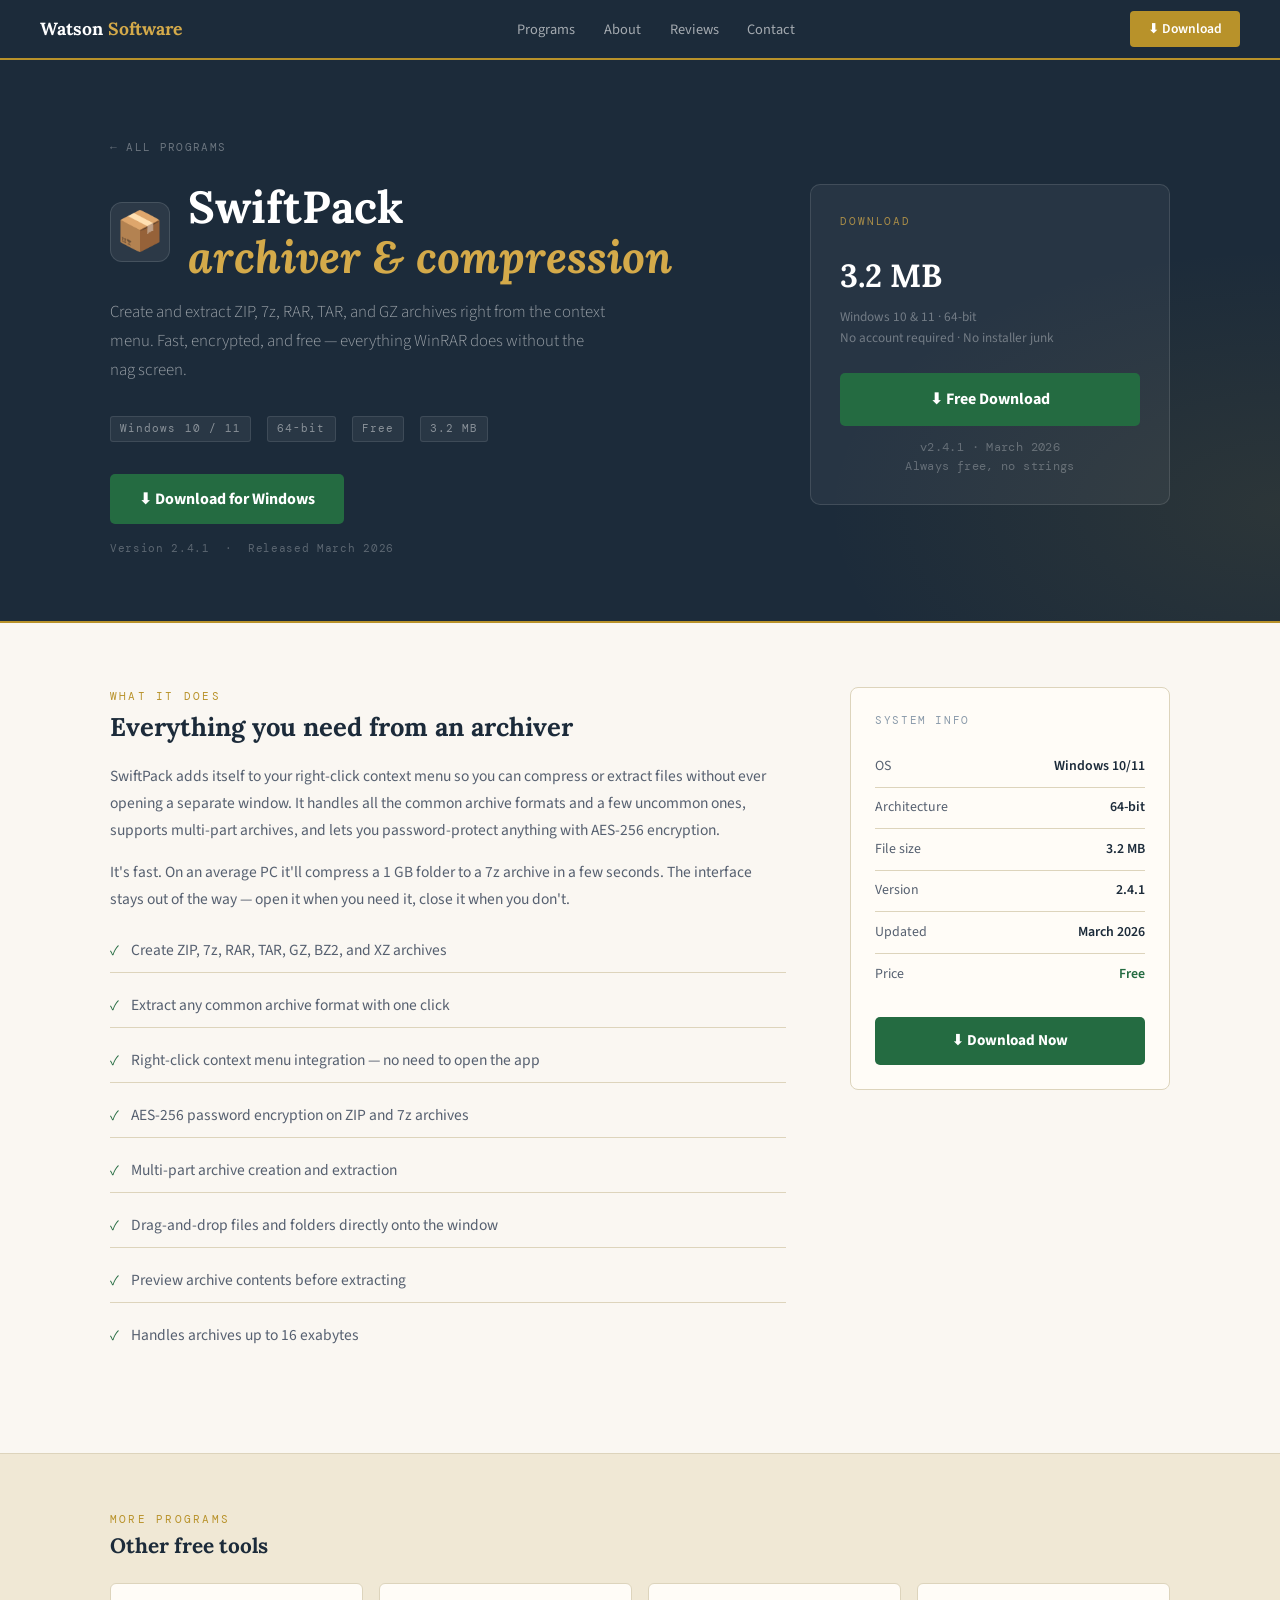
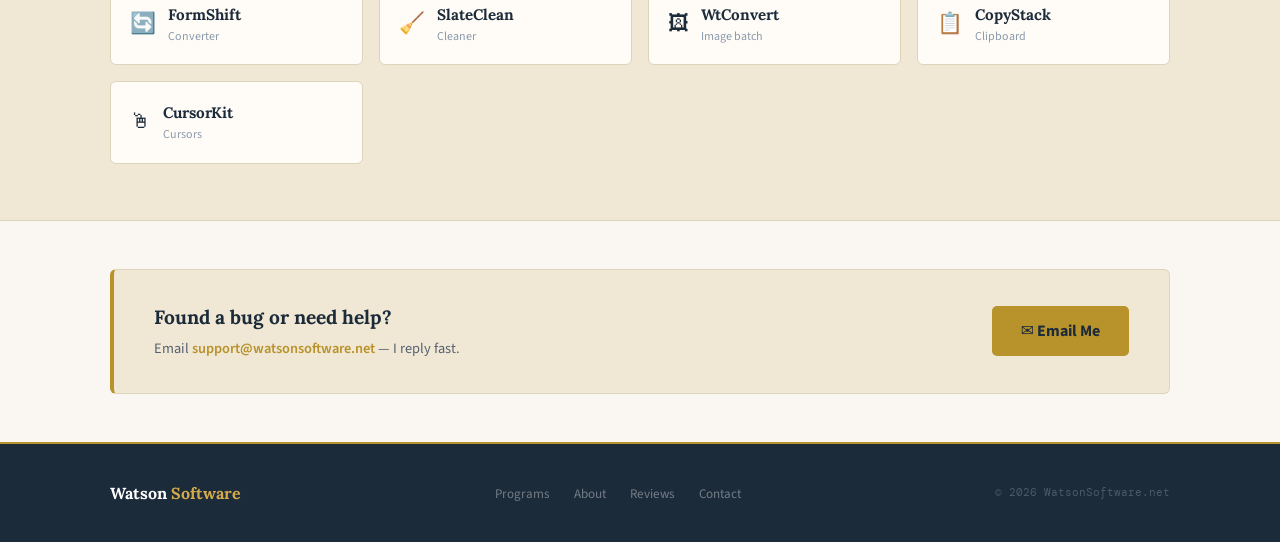
<file: swiftpack.html>
<!DOCTYPE html>
<html lang="en">
<head>
<meta charset="UTF-8"/>
<meta name="viewport" content="width=device-width, initial-scale=1.0"/>
<title>SwiftPack — Watson Software</title>
<link rel="preconnect" href="https://fonts.googleapis.com"/>
<link rel="preconnect" href="https://fonts.gstatic.com" crossorigin/>
<link href="https://fonts.googleapis.com/css2?family=Lora:ital,wght@0,400;0,600;0,700;1,400;1,600&family=Source+Sans+3:wght@300;400;500;600;700&family=DM+Mono:wght@400;500&display=swap" rel="stylesheet"/>
<link rel="stylesheet" href="style.css"/>
<style>
.dl-hero {
  background: var(--navy);
  padding: 4.5rem 2.5rem 4rem;
  border-bottom: 2px solid var(--gold);
  position: relative;
  overflow: hidden;
}
.dl-hero::before {
  content: '';
  position: absolute; inset: 0;
  background: radial-gradient(ellipse 700px 400px at 100% 80%, rgba(184,146,42,0.1), transparent 65%);
  pointer-events: none;
}
.dl-hero-inner {
  max-width: 1060px;
  margin: 0 auto;
  display: grid;
  grid-template-columns: 1fr 360px;
  gap: 4rem;
  align-items: center;
  position: relative;
}
.dl-back {
  font-family: 'DM Mono', monospace;
  font-size: 0.7rem;
  letter-spacing: 0.12em;
  text-transform: uppercase;
  color: rgba(255,255,255,0.35);
  text-decoration: none;
  display: inline-flex;
  align-items: center;
  gap: 5px;
  margin-bottom: 1.6rem;
  transition: color .2s;
}
.dl-back:hover { color: var(--gold-lt); }
.dl-title-row {
  display: flex;
  align-items: center;
  gap: 1.1rem;
  margin-bottom: 1rem;
}
.dl-icon {
  font-size: 2.4rem;
  width: 60px;
  height: 60px;
  background: rgba(255,255,255,0.07);
  border: 1px solid rgba(255,255,255,0.12);
  border-radius: 12px;
  display: flex;
  align-items: center;
  justify-content: center;
  flex-shrink: 0;
}
.dl-hero h1 {
  font-family: 'Lora', serif;
  font-size: clamp(2rem, 4vw, 2.8rem);
  font-weight: 700;
  color: #fff;
  line-height: 1.12;
}
.dl-hero h1 em {
  font-style: italic;
  color: var(--gold-lt);
}
.dl-tagline {
  font-size: 1.05rem;
  color: rgba(255,255,255,0.55);
  margin-bottom: 2rem;
  font-weight: 300;
  line-height: 1.7;
  max-width: 500px;
}
.dl-meta {
  display: flex;
  gap: 1rem;
  margin-bottom: 2rem;
  flex-wrap: wrap;
}
.dl-tag {
  font-family: 'DM Mono', monospace;
  font-size: 0.67rem;
  letter-spacing: 0.1em;
  color: rgba(255,255,255,0.45);
  background: rgba(255,255,255,0.06);
  border: 1px solid rgba(255,255,255,0.1);
  border-radius: 3px;
  padding: 3px 9px;
}
.dl-btns { display: flex; gap: 0.75rem; flex-wrap: wrap; align-items: center; }
.dl-version {
  font-family: 'DM Mono', monospace;
  font-size: 0.7rem;
  color: rgba(255,255,255,0.28);
  letter-spacing: 0.06em;
  margin-top: 0.9rem;
}

.dl-box {
  background: rgba(255,255,255,0.05);
  border: 1px solid rgba(255,255,255,0.12);
  border-radius: 10px;
  padding: 1.8rem;
}
.dl-box-title {
  font-family: 'DM Mono', monospace;
  font-size: 0.67rem;
  letter-spacing: 0.18em;
  text-transform: uppercase;
  color: var(--gold-lt);
  opacity: 0.75;
  margin-bottom: 1.2rem;
}
.dl-box-size {
  font-family: 'Lora', serif;
  font-size: 2rem;
  font-weight: 700;
  color: #fff;
  margin-bottom: 0.2rem;
}
.dl-box-detail { font-size: 0.83rem; color: rgba(255,255,255,0.35); margin-bottom: 1.5rem; line-height: 1.6; }
.dl-box-btn {
  width: 100%;
  background: var(--green);
  color: #fff;
  font-size: 1rem;
  font-weight: 700;
  padding: 0.85rem;
  border-radius: 5px;
  text-align: center;
  text-decoration: none;
  display: block;
  transition: background .2s;
  margin-bottom: 0.75rem;
}
.dl-box-btn:hover { background: #2e8a54; }
.dl-box-note {
  font-size: 0.78rem;
  color: rgba(255,255,255,0.28);
  text-align: center;
  line-height: 1.5;
  font-family: 'DM Mono', monospace;
  letter-spacing: 0.03em;
}

.content-wrap {
  padding: 4rem 2.5rem;
  border-bottom: 1px solid var(--rule);
}
.content-inner {
  max-width: 1060px;
  margin: 0 auto;
  display: grid;
  grid-template-columns: 1fr 320px;
  gap: 4rem;
}
.sec-label {
  font-family: 'DM Mono', monospace;
  font-size: 0.7rem;
  letter-spacing: 0.2em;
  text-transform: uppercase;
  color: var(--gold);
  margin-bottom: 0.4rem;
}
.sec-title {
  font-family: 'Lora', serif;
  font-size: 1.6rem;
  font-weight: 700;
  color: var(--navy);
  margin-bottom: 1.3rem;
  line-height: 1.2;
}
.features-list {
  list-style: none;
  display: flex;
  flex-direction: column;
  gap: 0.65rem;
  margin-bottom: 2rem;
}
.features-list li {
  display: flex;
  gap: 0.75rem;
  font-size: 0.97rem;
  color: var(--muted);
  line-height: 1.55;
  padding: 0.6rem 0;
  border-bottom: 1px solid var(--rule);
}
.features-list li:last-child { border-bottom: none; }
.feat-check { color: var(--green); font-size: 0.9rem; flex-shrink: 0; margin-top: 2px; }
.body-copy {
  font-size: 0.97rem;
  color: var(--muted);
  line-height: 1.72;
  margin-bottom: 1rem;
}

.sys-card {
  background: var(--warm);
  border: 1px solid var(--rule);
  border-radius: 8px;
  padding: 1.5rem;
  height: fit-content;
}
.sys-card-title {
  font-family: 'DM Mono', monospace;
  font-size: 0.68rem;
  letter-spacing: 0.15em;
  text-transform: uppercase;
  color: var(--faint);
  margin-bottom: 1rem;
}
.sys-row {
  display: flex;
  justify-content: space-between;
  font-size: 0.87rem;
  padding: 0.55rem 0;
  border-bottom: 1px solid var(--rule);
  gap: 1rem;
}
.sys-row:last-of-type { border-bottom: none; }
.sys-key { color: var(--muted); }
.sys-val { color: var(--navy); font-weight: 600; text-align: right; }
.sys-card-btn {
  display: block;
  margin-top: 1.4rem;
  text-align: center;
  background: var(--green);
  color: #fff;
  font-weight: 700;
  font-size: 0.95rem;
  padding: 0.72rem;
  border-radius: 5px;
  text-decoration: none;
  transition: background .2s;
}
.sys-card-btn:hover { background: #2e8a54; }

.other-apps {
  padding: 3.5rem 2.5rem;
  background: var(--parch);
  border-bottom: 1px solid var(--rule);
}
.other-inner { max-width: 1060px; margin: 0 auto; }
.other-grid {
  display: grid;
  grid-template-columns: repeat(auto-fill, minmax(200px, 1fr));
  gap: 1rem;
  margin-top: 1.5rem;
}
.other-card {
  background: var(--warm);
  border: 1px solid var(--rule);
  border-radius: 6px;
  padding: 1.1rem 1.2rem;
  text-decoration: none;
  color: inherit;
  display: flex;
  align-items: center;
  gap: 0.75rem;
  transition: box-shadow .2s, transform .15s;
}
.other-card:hover {
  box-shadow: 0 4px 14px rgba(28,43,58,0.1);
  transform: translateY(-1px);
}
.other-icon { font-size: 1.3rem; flex-shrink: 0; }
.other-name {
  font-family: 'Lora', serif;
  font-size: 0.95rem;
  font-weight: 700;
  color: var(--navy);
}
.other-type { font-size: 0.75rem; color: var(--faint); }

.contact-wrap { padding: 3rem 2.5rem; }
.contact-inner { max-width: 1060px; margin: 0 auto; }
.contact-box {
  background: var(--parch);
  border: 1px solid var(--rule);
  border-left: 4px solid var(--gold);
  border-radius: 6px;
  padding: 2rem 2.5rem;
  display: flex;
  align-items: center;
  justify-content: space-between;
  gap: 2rem;
  flex-wrap: wrap;
}
.contact-box h3 { font-family: 'Lora', serif; font-size: 1.2rem; color: var(--navy); margin-bottom: 0.25rem; }
.contact-box p { font-size: 0.9rem; color: var(--muted); }
.contact-box p a { color: var(--gold); font-weight: 600; text-decoration: none; }

@media (max-width: 900px) {
  .dl-hero-inner { grid-template-columns: 1fr; }
  .dl-box { display: none; }
  .content-inner { grid-template-columns: 1fr; }
}
@media (max-width: 600px) {
  .dl-hero { padding: 3rem 1.5rem; }
  .contact-box { flex-direction: column; }
}
</style>
</head>
<body>

<nav>
  <a class="nav-logo" href="index.html">Watson <span>Software</span></a>
  <ul class="nav-links">
    <li><a href="index.html#products">Programs</a></li>
    <li><a href="index.html#about">About</a></li>
    <li><a href="index.html#reviews">Reviews</a></li>
    <li><a href="index.html#contact">Contact</a></li>
  </ul>
  <a href="#download" class="nav-dl">⬇ Download</a>
</nav>

<section class="dl-hero">
  <div class="dl-hero-inner">
    <div>
      <a href="index.html" class="dl-back">← All Programs</a>
      <div class="dl-title-row">
        <div class="dl-icon">📦</div>
        <h1>SwiftPack<br><em>archiver &amp; compression</em></h1>
      </div>
      <p class="dl-tagline">Create and extract ZIP, 7z, RAR, TAR, and GZ archives right from the context menu. Fast, encrypted, and free — everything WinRAR does without the nag screen.</p>
      <div class="dl-meta">
        <span class="dl-tag">Windows 10 / 11</span>
        <span class="dl-tag">64-bit</span>
        <span class="dl-tag">Free</span>
        <span class="dl-tag">3.2 MB</span>
      </div>
      <div class="dl-btns">
        <a href="#" class="btn-dl" id="download">⬇ Download for Windows</a>
      </div>
      <p class="dl-version">Version 2.4.1 &nbsp;·&nbsp; Released March 2026</p>
    </div>
    <div class="dl-box">
      <p class="dl-box-title">Download</p>
      <div class="dl-box-size">3.2 MB</div>
      <p class="dl-box-detail">Windows 10 &amp; 11 · 64-bit<br>No account required · No installer junk</p>
      <a href="#" class="dl-box-btn">⬇ Free Download</a>
      <p class="dl-box-note">v2.4.1 · March 2026<br>Always free, no strings</p>
    </div>
  </div>
</section>

<section class="content-wrap">
  <div class="content-inner">
    <div>
      <p class="sec-label">What it does</p>
      <h2 class="sec-title">Everything you need from an archiver</h2>
      <p class="body-copy">SwiftPack adds itself to your right-click context menu so you can compress or extract files without ever opening a separate window. It handles all the common archive formats and a few uncommon ones, supports multi-part archives, and lets you password-protect anything with AES-256 encryption.</p>
      <p class="body-copy">It's fast. On an average PC it'll compress a 1 GB folder to a 7z archive in a few seconds. The interface stays out of the way — open it when you need it, close it when you don't.</p>
      <ul class="features-list">
        <li><span class="feat-check">✓</span>Create ZIP, 7z, RAR, TAR, GZ, BZ2, and XZ archives</li>
        <li><span class="feat-check">✓</span>Extract any common archive format with one click</li>
        <li><span class="feat-check">✓</span>Right-click context menu integration — no need to open the app</li>
        <li><span class="feat-check">✓</span>AES-256 password encryption on ZIP and 7z archives</li>
        <li><span class="feat-check">✓</span>Multi-part archive creation and extraction</li>
        <li><span class="feat-check">✓</span>Drag-and-drop files and folders directly onto the window</li>
        <li><span class="feat-check">✓</span>Preview archive contents before extracting</li>
        <li><span class="feat-check">✓</span>Handles archives up to 16 exabytes</li>
      </ul>
    </div>
    <div>
      <div class="sys-card">
        <p class="sys-card-title">System Info</p>
        <div class="sys-row"><span class="sys-key">OS</span><span class="sys-val">Windows 10/11</span></div>
        <div class="sys-row"><span class="sys-key">Architecture</span><span class="sys-val">64-bit</span></div>
        <div class="sys-row"><span class="sys-key">File size</span><span class="sys-val">3.2 MB</span></div>
        <div class="sys-row"><span class="sys-key">Version</span><span class="sys-val">2.4.1</span></div>
        <div class="sys-row"><span class="sys-key">Updated</span><span class="sys-val">March 2026</span></div>
        <div class="sys-row"><span class="sys-key">Price</span><span class="sys-val" style="color:var(--green);">Free</span></div>
        <a href="#" class="sys-card-btn">⬇ Download Now</a>
      </div>
    </div>
  </div>
</section>

<section class="other-apps">
  <div class="other-inner">
    <p class="sec-label">More Programs</p>
    <h2 class="sec-title" style="font-size:1.3rem;">Other free tools</h2>
    <div class="other-grid">
      <a class="other-card" href="formshift.html"><span class="other-icon">🔄</span><div><div class="other-name">FormShift</div><div class="other-type">Converter</div></div></a>
      <a class="other-card" href="slateclean.html"><span class="other-icon">🧹</span><div><div class="other-name">SlateClean</div><div class="other-type">Cleaner</div></div></a>
      <a class="other-card" href="WtConvert.html"><span class="other-icon">🖼</span><div><div class="other-name">WtConvert</div><div class="other-type">Image batch</div></div></a>
      <a class="other-card" href="copystack.html"><span class="other-icon">📋</span><div><div class="other-name">CopyStack</div><div class="other-type">Clipboard</div></div></a>
      <a class="other-card" href="cursorkit.html"><span class="other-icon">🖱</span><div><div class="other-name">CursorKit</div><div class="other-type">Cursors</div></div></a>
    </div>
  </div>
</section>

<section class="contact-wrap">
  <div class="contact-inner">
    <div class="contact-box">
      <div>
        <h3>Found a bug or need help?</h3>
        <p>Email <a href="mailto:support@watsonsoftware.net">support@watsonsoftware.net</a> — I reply fast.</p>
      </div>
      <a href="mailto:support@watsonsoftware.net" class="btn-dl" style="background:var(--gold);color:var(--navy);">✉ Email Me</a>
    </div>
  </div>
</section>

<footer>
  <div class="footer-inner">
    <div class="footer-brand">Watson <span>Software</span></div>
    <ul class="footer-links">
      <li><a href="index.html#products">Programs</a></li>
      <li><a href="index.html#about">About</a></li>
      <li><a href="index.html#reviews">Reviews</a></li>
      <li><a href="mailto:support@watsonsoftware.net">Contact</a></li>
    </ul>
    <div class="footer-copy">© 2026 WatsonSoftware.net</div>
  </div>
</footer>

<script>
const obs = new IntersectionObserver(entries => {
  entries.forEach(e => { if (e.isIntersecting) { e.target.classList.add('in'); obs.unobserve(e.target); } });
}, { threshold: 0.1 });
document.querySelectorAll('.fade').forEach(el => obs.observe(el));
</script>
</body>
</html>
</file>
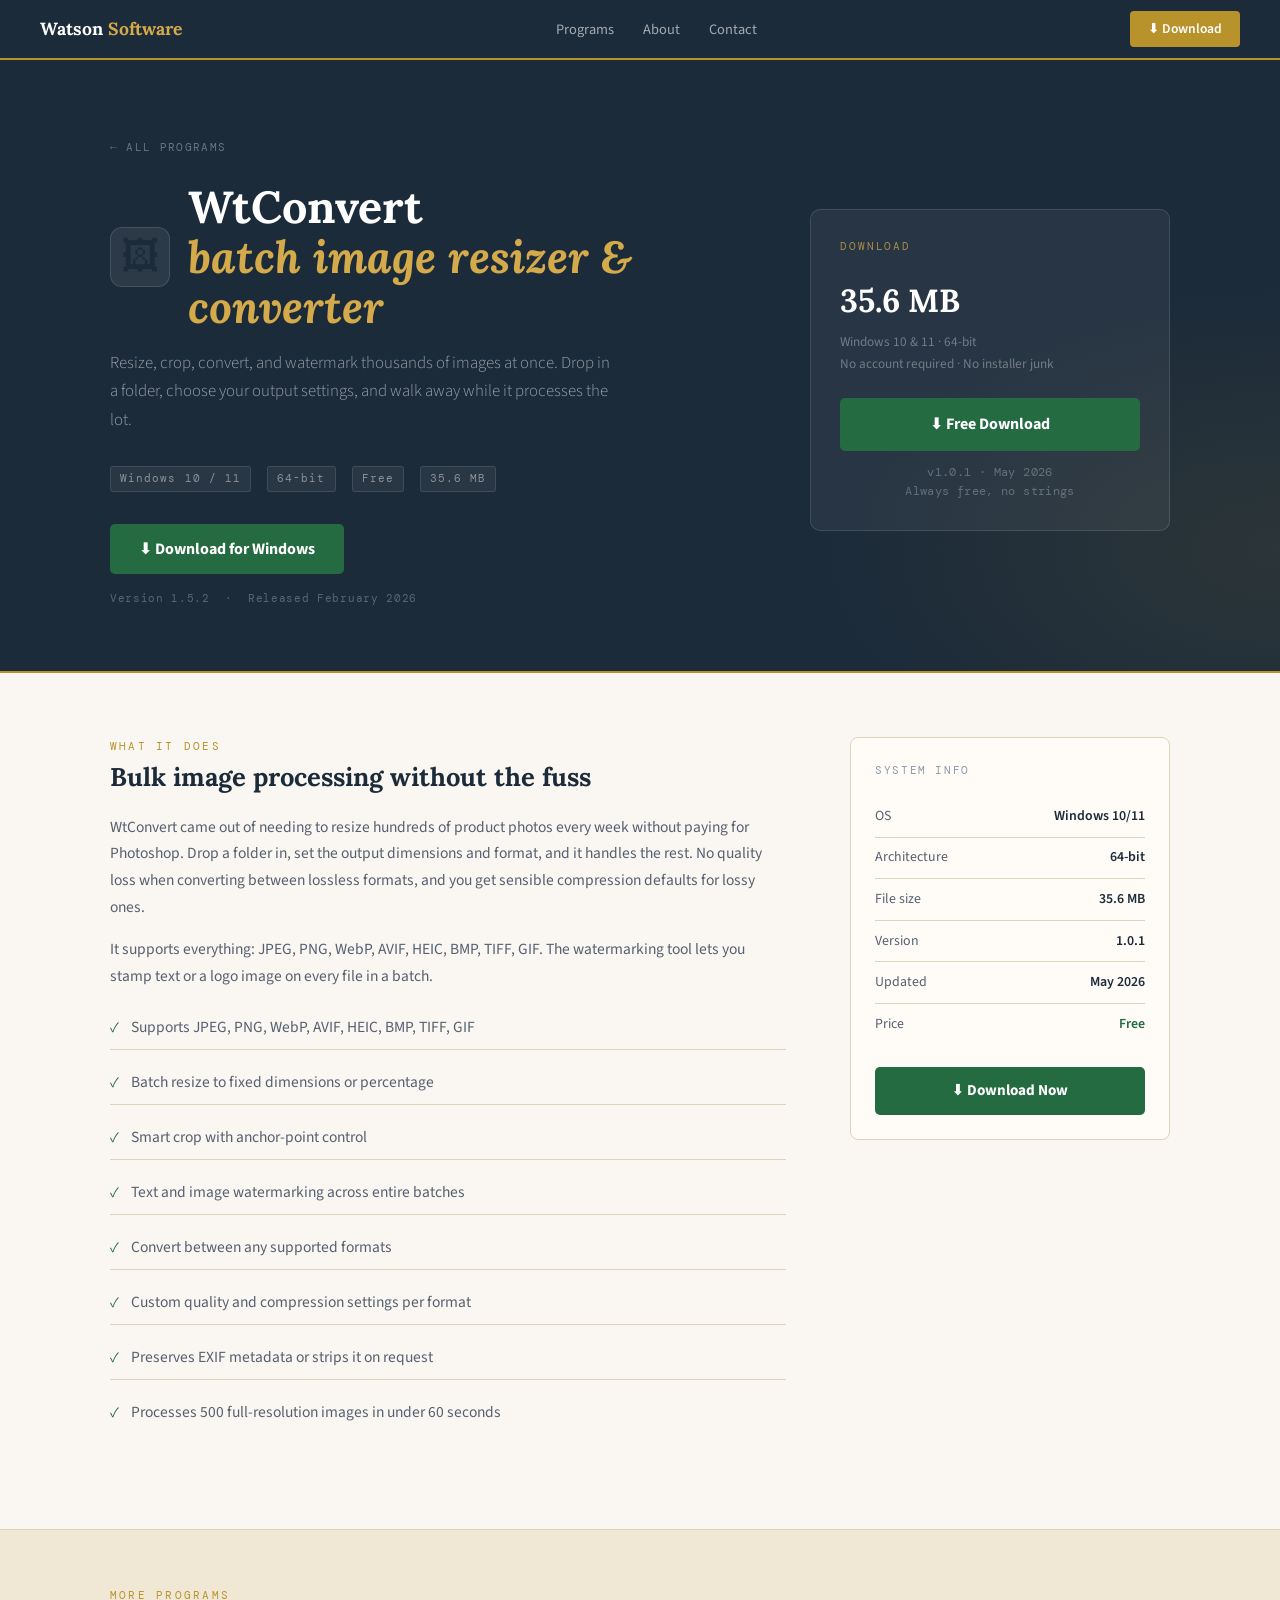
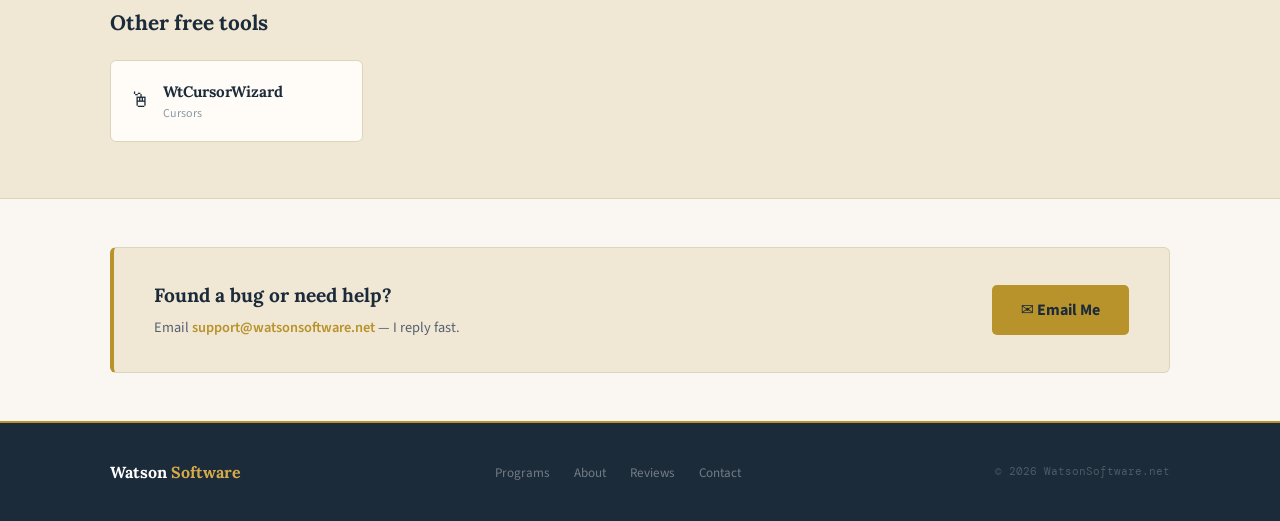
<file: WtConvert.html>
<!DOCTYPE html>
<html lang="en">
<head>
<meta charset="UTF-8"/>
<meta name="viewport" content="width=device-width, initial-scale=1.0"/>
<title>WtConvert — Watson Software</title>
<link rel="preconnect" href="https://fonts.googleapis.com"/>
<link rel="preconnect" href="https://fonts.gstatic.com" crossorigin/>
<link href="https://fonts.googleapis.com/css2?family=Lora:ital,wght@0,400;0,600;0,700;1,400;1,600&family=Source+Sans+3:wght@300;400;500;600;700&family=DM+Mono:wght@400;500&display=swap" rel="stylesheet"/>
<link rel="stylesheet" href="style.css"/>
<style>
.dl-hero {
  background: var(--navy);
  padding: 4.5rem 2.5rem 4rem;
  border-bottom: 2px solid var(--gold);
  position: relative;
  overflow: hidden;
}
.dl-hero::before {
  content: '';
  position: absolute; inset: 0;
  background: radial-gradient(ellipse 700px 400px at 100% 80%, rgba(184,146,42,0.1), transparent 65%);
  pointer-events: none;
}
.dl-hero-inner {
  max-width: 1060px;
  margin: 0 auto;
  display: grid;
  grid-template-columns: 1fr 360px;
  gap: 4rem;
  align-items: center;
  position: relative;
}
.dl-back {
  font-family: 'DM Mono', monospace;
  font-size: 0.7rem;
  letter-spacing: 0.12em;
  text-transform: uppercase;
  color: rgba(255,255,255,0.35);
  text-decoration: none;
  display: inline-flex;
  align-items: center;
  gap: 5px;
  margin-bottom: 1.6rem;
  transition: color .2s;
}
.dl-back:hover { color: var(--gold-lt); }
.dl-title-row {
  display: flex;
  align-items: center;
  gap: 1.1rem;
  margin-bottom: 1rem;
}
.dl-icon {
  font-size: 2.4rem;
  width: 60px;
  height: 60px;
  background: rgba(255,255,255,0.07);
  border: 1px solid rgba(255,255,255,0.12);
  border-radius: 12px;
  display: flex;
  align-items: center;
  justify-content: center;
  flex-shrink: 0;
}
.dl-hero h1 {
  font-family: 'Lora', serif;
  font-size: clamp(2rem, 4vw, 2.8rem);
  font-weight: 700;
  color: #fff;
  line-height: 1.12;
}
.dl-hero h1 em {
  font-style: italic;
  color: var(--gold-lt);
}
.dl-tagline {
  font-size: 1.05rem;
  color: rgba(255,255,255,0.55);
  margin-bottom: 2rem;
  font-weight: 300;
  line-height: 1.7;
  max-width: 500px;
}
.dl-meta {
  display: flex;
  gap: 1rem;
  margin-bottom: 2rem;
  flex-wrap: wrap;
}
.dl-tag {
  font-family: 'DM Mono', monospace;
  font-size: 0.67rem;
  letter-spacing: 0.1em;
  color: rgba(255,255,255,0.45);
  background: rgba(255,255,255,0.06);
  border: 1px solid rgba(255,255,255,0.1);
  border-radius: 3px;
  padding: 3px 9px;
}
.dl-btns { display: flex; gap: 0.75rem; flex-wrap: wrap; align-items: center; }
.dl-version {
  font-family: 'DM Mono', monospace;
  font-size: 0.7rem;
  color: rgba(255,255,255,0.28);
  letter-spacing: 0.06em;
  margin-top: 0.9rem;
}

.dl-box {
  background: rgba(255,255,255,0.05);
  border: 1px solid rgba(255,255,255,0.12);
  border-radius: 10px;
  padding: 1.8rem;
}
.dl-box-title {
  font-family: 'DM Mono', monospace;
  font-size: 0.67rem;
  letter-spacing: 0.18em;
  text-transform: uppercase;
  color: var(--gold-lt);
  opacity: 0.75;
  margin-bottom: 1.2rem;
}
.dl-box-size {
  font-family: 'Lora', serif;
  font-size: 2rem;
  font-weight: 700;
  color: #fff;
  margin-bottom: 0.2rem;
}
.dl-box-detail { font-size: 0.83rem; color: rgba(255,255,255,0.35); margin-bottom: 1.5rem; line-height: 1.6; }
.dl-box-btn {
  width: 100%;
  background: var(--green);
  color: #fff;
  font-size: 1rem;
  font-weight: 700;
  padding: 0.85rem;
  border-radius: 5px;
  text-align: center;
  text-decoration: none;
  display: block;
  transition: background .2s;
  margin-bottom: 0.75rem;
}
.dl-box-btn:hover { background: #2e8a54; }
.dl-box-note {
  font-size: 0.78rem;
  color: rgba(255,255,255,0.28);
  text-align: center;
  line-height: 1.5;
  font-family: 'DM Mono', monospace;
  letter-spacing: 0.03em;
}

.content-wrap {
  padding: 4rem 2.5rem;
  border-bottom: 1px solid var(--rule);
}
.content-inner {
  max-width: 1060px;
  margin: 0 auto;
  display: grid;
  grid-template-columns: 1fr 320px;
  gap: 4rem;
}
.sec-label {
  font-family: 'DM Mono', monospace;
  font-size: 0.7rem;
  letter-spacing: 0.2em;
  text-transform: uppercase;
  color: var(--gold);
  margin-bottom: 0.4rem;
}
.sec-title {
  font-family: 'Lora', serif;
  font-size: 1.6rem;
  font-weight: 700;
  color: var(--navy);
  margin-bottom: 1.3rem;
  line-height: 1.2;
}
.features-list {
  list-style: none;
  display: flex;
  flex-direction: column;
  gap: 0.65rem;
  margin-bottom: 2rem;
}
.features-list li {
  display: flex;
  gap: 0.75rem;
  font-size: 0.97rem;
  color: var(--muted);
  line-height: 1.55;
  padding: 0.6rem 0;
  border-bottom: 1px solid var(--rule);
}
.features-list li:last-child { border-bottom: none; }
.feat-check { color: var(--green); font-size: 0.9rem; flex-shrink: 0; margin-top: 2px; }
.body-copy {
  font-size: 0.97rem;
  color: var(--muted);
  line-height: 1.72;
  margin-bottom: 1rem;
}

.sys-card {
  background: var(--warm);
  border: 1px solid var(--rule);
  border-radius: 8px;
  padding: 1.5rem;
  height: fit-content;
}
.sys-card-title {
  font-family: 'DM Mono', monospace;
  font-size: 0.68rem;
  letter-spacing: 0.15em;
  text-transform: uppercase;
  color: var(--faint);
  margin-bottom: 1rem;
}
.sys-row {
  display: flex;
  justify-content: space-between;
  font-size: 0.87rem;
  padding: 0.55rem 0;
  border-bottom: 1px solid var(--rule);
  gap: 1rem;
}
.sys-row:last-of-type { border-bottom: none; }
.sys-key { color: var(--muted); }
.sys-val { color: var(--navy); font-weight: 600; text-align: right; }
.sys-card-btn {
  display: block;
  margin-top: 1.4rem;
  text-align: center;
  background: var(--green);
  color: #fff;
  font-weight: 700;
  font-size: 0.95rem;
  padding: 0.72rem;
  border-radius: 5px;
  text-decoration: none;
  transition: background .2s;
}
.sys-card-btn:hover { background: #2e8a54; }

.other-apps {
  padding: 3.5rem 2.5rem;
  background: var(--parch);
  border-bottom: 1px solid var(--rule);
}
.other-inner { max-width: 1060px; margin: 0 auto; }
.other-grid {
  display: grid;
  grid-template-columns: repeat(auto-fill, minmax(200px, 1fr));
  gap: 1rem;
  margin-top: 1.5rem;
}
.other-card {
  background: var(--warm);
  border: 1px solid var(--rule);
  border-radius: 6px;
  padding: 1.1rem 1.2rem;
  text-decoration: none;
  color: inherit;
  display: flex;
  align-items: center;
  gap: 0.75rem;
  transition: box-shadow .2s, transform .15s;
}
.other-card:hover {
  box-shadow: 0 4px 14px rgba(28,43,58,0.1);
  transform: translateY(-1px);
}
.other-icon { font-size: 1.3rem; flex-shrink: 0; }
.other-name {
  font-family: 'Lora', serif;
  font-size: 0.95rem;
  font-weight: 700;
  color: var(--navy);
}
.other-type { font-size: 0.75rem; color: var(--faint); }

.contact-wrap { padding: 3rem 2.5rem; }
.contact-inner { max-width: 1060px; margin: 0 auto; }
.contact-box {
  background: var(--parch);
  border: 1px solid var(--rule);
  border-left: 4px solid var(--gold);
  border-radius: 6px;
  padding: 2rem 2.5rem;
  display: flex;
  align-items: center;
  justify-content: space-between;
  gap: 2rem;
  flex-wrap: wrap;
}
.contact-box h3 { font-family: 'Lora', serif; font-size: 1.2rem; color: var(--navy); margin-bottom: 0.25rem; }
.contact-box p { font-size: 0.9rem; color: var(--muted); }
.contact-box p a { color: var(--gold); font-weight: 600; text-decoration: none; }

@media (max-width: 900px) {
  .dl-hero-inner { grid-template-columns: 1fr; }
  .dl-box { display: none; }
  .content-inner { grid-template-columns: 1fr; }
}
@media (max-width: 600px) {
  .dl-hero { padding: 3rem 1.5rem; }
  .contact-box { flex-direction: column; }
}
</style>
</head>
<body>

<nav>
  <a class="nav-logo" href="index.html">Watson <span>Software</span></a>
  <ul class="nav-links">
    <li><a href="index.html#products">Programs</a></li>
    <li><a href="index.html#about">About</a></li>
    <li><a href="index.html#contact">Contact</a></li>
  </ul>
  <a href="https://gofile.io/d/7Fh3d0" class="nav-dl">⬇ Download</a>
</nav>

<section class="dl-hero">
  <div class="dl-hero-inner">
    <div>
      <a href="index.html" class="dl-back">← All Programs</a>
      <div class="dl-title-row">
        <div class="dl-icon">🖼</div>
        <h1>WtConvert<br><em>batch image resizer &amp; converter</em></h1>
      </div>
      <p class="dl-tagline">Resize, crop, convert, and watermark thousands of images at once. Drop in a folder, choose your output settings, and walk away while it processes the lot.</p>
      <div class="dl-meta">
        <span class="dl-tag">Windows 10 / 11</span>
        <span class="dl-tag">64-bit</span>
        <span class="dl-tag">Free</span>
        <span class="dl-tag">35.6 MB</span>
      </div>
      <div class="dl-btns">
        <a href="https://gofile.io/d/7Fh3d0" class="btn-dl" id="download">⬇ Download for Windows</a>
      </div>
      <p class="dl-version">Version 1.5.2 &nbsp;·&nbsp; Released February 2026</p>
    </div>
    <div class="dl-box">
      <p class="dl-box-title">Download</p>
      <div class="dl-box-size">35.6 MB</div>
      <p class="dl-box-detail">Windows 10 &amp; 11 · 64-bit<br>No account required · No installer junk</p>
      <a href="https://gofile.io/d/7Fh3d0" class="dl-box-btn">⬇ Free Download</a>
      <p class="dl-box-note">v1.0.1 · May 2026<br>Always free, no strings</p>
    </div>
  </div>
</section>

<section class="content-wrap">
  <div class="content-inner">
    <div>
      <p class="sec-label">What it does</p>
      <h2 class="sec-title">Bulk image processing without the fuss</h2>
      <p class="body-copy">WtConvert came out of needing to resize hundreds of product photos every week without paying for Photoshop. Drop a folder in, set the output dimensions and format, and it handles the rest. No quality loss when converting between lossless formats, and you get sensible compression defaults for lossy ones.</p>
      <p class="body-copy">It supports everything: JPEG, PNG, WebP, AVIF, HEIC, BMP, TIFF, GIF. The watermarking tool lets you stamp text or a logo image on every file in a batch.</p>
      <ul class="features-list">
        <li><span class="feat-check">✓</span>Supports JPEG, PNG, WebP, AVIF, HEIC, BMP, TIFF, GIF</li>
        <li><span class="feat-check">✓</span>Batch resize to fixed dimensions or percentage</li>
        <li><span class="feat-check">✓</span>Smart crop with anchor-point control</li>
        <li><span class="feat-check">✓</span>Text and image watermarking across entire batches</li>
        <li><span class="feat-check">✓</span>Convert between any supported formats</li>
        <li><span class="feat-check">✓</span>Custom quality and compression settings per format</li>
        <li><span class="feat-check">✓</span>Preserves EXIF metadata or strips it on request</li>
        <li><span class="feat-check">✓</span>Processes 500 full-resolution images in under 60 seconds</li>
      </ul>
    </div>
    <div>
      <div class="sys-card">
        <p class="sys-card-title">System Info</p>
        <div class="sys-row"><span class="sys-key">OS</span><span class="sys-val">Windows 10/11</span></div>
        <div class="sys-row"><span class="sys-key">Architecture</span><span class="sys-val">64-bit</span></div>
        <div class="sys-row"><span class="sys-key">File size</span><span class="sys-val">35.6 MB</span></div>
        <div class="sys-row"><span class="sys-key">Version</span><span class="sys-val">1.0.1</span></div>
        <div class="sys-row"><span class="sys-key">Updated</span><span class="sys-val">May 2026</span></div>
        <div class="sys-row"><span class="sys-key">Price</span><span class="sys-val" style="color:var(--green);">Free</span></div>
        <a href="https://gofile.io/d/7Fh3d0" class="sys-card-btn">⬇ Download Now</a>
      </div>
    </div>
  </div>
</section>

<section class="other-apps">
  <div class="other-inner">
    <p class="sec-label">More Programs</p>
    <h2 class="sec-title" style="font-size:1.3rem;">Other free tools</h2>
    <div class="other-grid">
      <a class="other-card" href="WtCursorWizard.html"><span class="other-icon">🖱</span><div><div class="other-name">WtCursorWizard</div><div class="other-type">Cursors</div></div></a>
    </div>
  </div>
</section>

<section class="contact-wrap">
  <div class="contact-inner">
    <div class="contact-box">
      <div>
        <h3>Found a bug or need help?</h3>
        <p>Email <a href="mailto:support@watsonsoftware.net">support@watsonsoftware.net</a> — I reply fast.</p>
      </div>
      <a href="mailto:support@watsonsoftware.net" class="btn-dl" style="background:var(--gold);color:var(--navy);">✉ Email Me</a>
    </div>
  </div>
</section>

<footer>
  <div class="footer-inner">
    <div class="footer-brand">Watson <span>Software</span></div>
    <ul class="footer-links">
      <li><a href="index.html#products">Programs</a></li>
      <li><a href="index.html#about">About</a></li>
      <li><a href="index.html#reviews">Reviews</a></li>
      <li><a href="mailto:support@watsonsoftware.net">Contact</a></li>
    </ul>
    <div class="footer-copy">© 2026 WatsonSoftware.net</div>
  </div>
</footer>

<script>
const obs = new IntersectionObserver(entries => {
  entries.forEach(e => { if (e.isIntersecting) { e.target.classList.add('in'); obs.unobserve(e.target); } });
}, { threshold: 0.1 });
document.querySelectorAll('.fade').forEach(el => obs.observe(el));
</script>
</body>
</html>
</file>
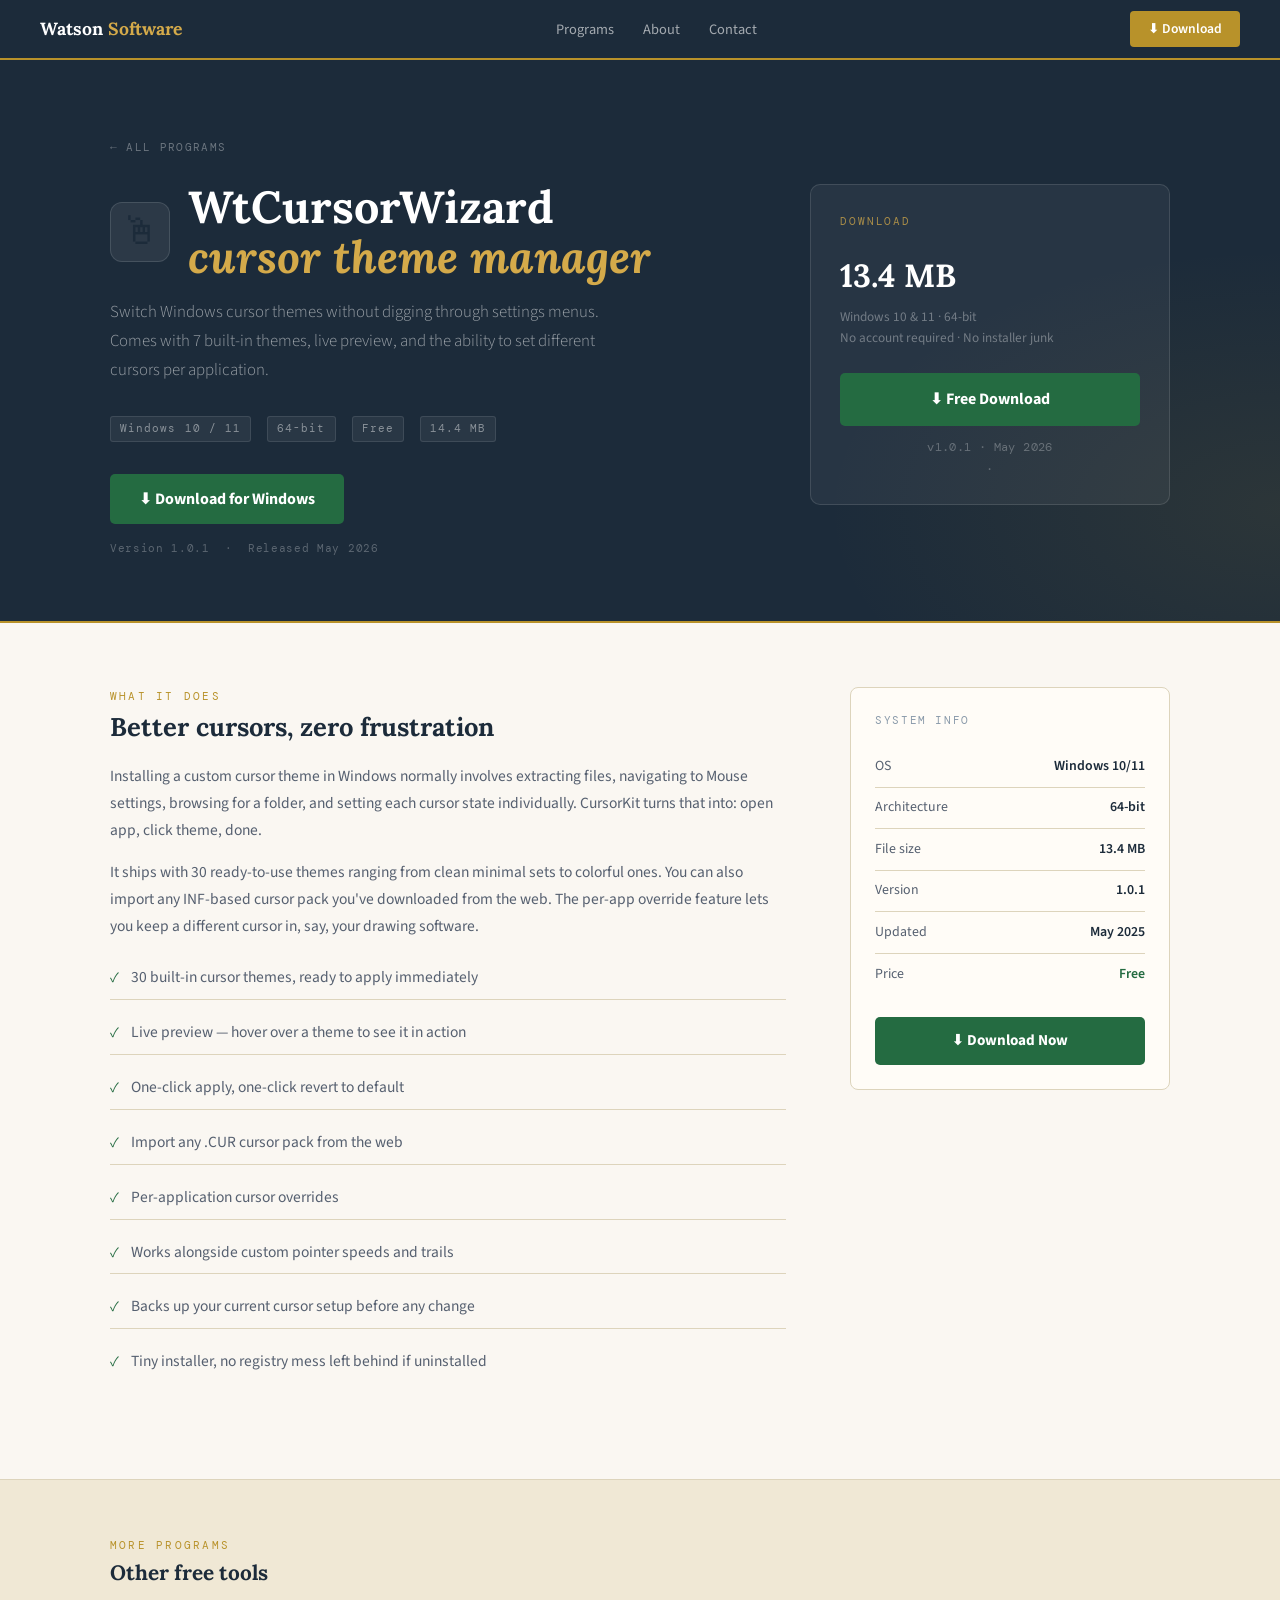
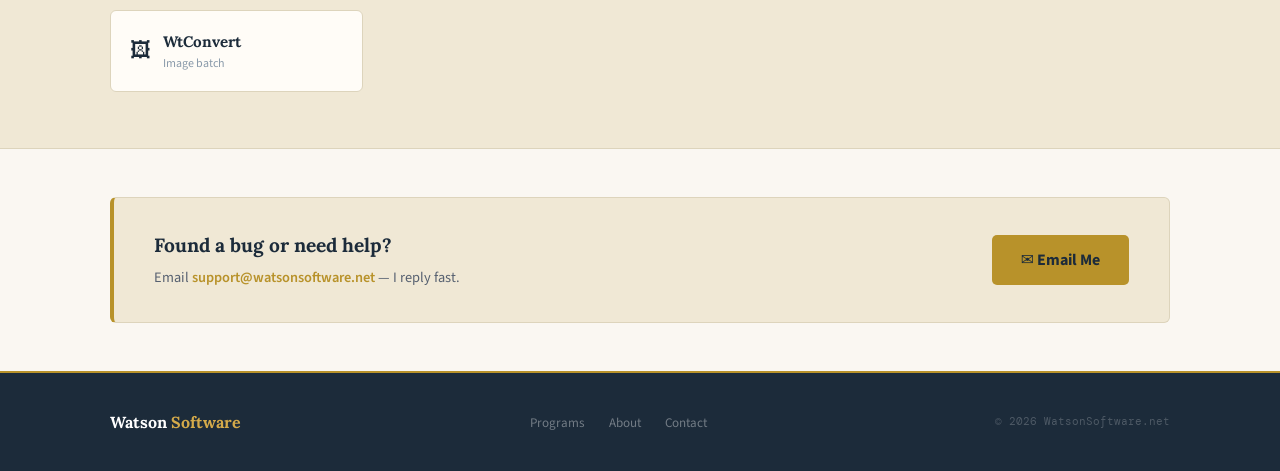
<file: WtCursorWizard.html>
<!DOCTYPE html>
<html lang="en">
<head>
<meta charset="UTF-8"/>
<meta name="viewport" content="width=device-width, initial-scale=1.0"/>
<title>WtCursorWizard — Watson Software</title>
<link rel="preconnect" href="https://fonts.googleapis.com"/>
<link rel="preconnect" href="https://fonts.gstatic.com" crossorigin/>
<link href="https://fonts.googleapis.com/css2?family=Lora:ital,wght@0,400;0,600;0,700;1,400;1,600&family=Source+Sans+3:wght@300;400;500;600;700&family=DM+Mono:wght@400;500&display=swap" rel="stylesheet"/>
<link rel="stylesheet" href="style.css"/>
<style>
.dl-hero {
  background: var(--navy);
  padding: 4.5rem 2.5rem 4rem;
  border-bottom: 2px solid var(--gold);
  position: relative;
  overflow: hidden;
}
.dl-hero::before {
  content: '';
  position: absolute; inset: 0;
  background: radial-gradient(ellipse 700px 400px at 100% 80%, rgba(184,146,42,0.1), transparent 65%);
  pointer-events: none;
}
.dl-hero-inner {
  max-width: 1060px;
  margin: 0 auto;
  display: grid;
  grid-template-columns: 1fr 360px;
  gap: 4rem;
  align-items: center;
  position: relative;
}
.dl-back {
  font-family: 'DM Mono', monospace;
  font-size: 0.7rem;
  letter-spacing: 0.12em;
  text-transform: uppercase;
  color: rgba(255,255,255,0.35);
  text-decoration: none;
  display: inline-flex;
  align-items: center;
  gap: 5px;
  margin-bottom: 1.6rem;
  transition: color .2s;
}
.dl-back:hover { color: var(--gold-lt); }
.dl-title-row {
  display: flex;
  align-items: center;
  gap: 1.1rem;
  margin-bottom: 1rem;
}
.dl-icon {
  font-size: 2.4rem;
  width: 60px;
  height: 60px;
  background: rgba(255,255,255,0.07);
  border: 1px solid rgba(255,255,255,0.12);
  border-radius: 12px;
  display: flex;
  align-items: center;
  justify-content: center;
  flex-shrink: 0;
}
.dl-hero h1 {
  font-family: 'Lora', serif;
  font-size: clamp(2rem, 4vw, 2.8rem);
  font-weight: 700;
  color: #fff;
  line-height: 1.12;
}
.dl-hero h1 em {
  font-style: italic;
  color: var(--gold-lt);
}
.dl-tagline {
  font-size: 1.05rem;
  color: rgba(255,255,255,0.55);
  margin-bottom: 2rem;
  font-weight: 300;
  line-height: 1.7;
  max-width: 500px;
}
.dl-meta {
  display: flex;
  gap: 1rem;
  margin-bottom: 2rem;
  flex-wrap: wrap;
}
.dl-tag {
  font-family: 'DM Mono', monospace;
  font-size: 0.67rem;
  letter-spacing: 0.1em;
  color: rgba(255,255,255,0.45);
  background: rgba(255,255,255,0.06);
  border: 1px solid rgba(255,255,255,0.1);
  border-radius: 3px;
  padding: 3px 9px;
}
.dl-btns { display: flex; gap: 0.75rem; flex-wrap: wrap; align-items: center; }
.dl-version {
  font-family: 'DM Mono', monospace;
  font-size: 0.7rem;
  color: rgba(255,255,255,0.28);
  letter-spacing: 0.06em;
  margin-top: 0.9rem;
}

.dl-box {
  background: rgba(255,255,255,0.05);
  border: 1px solid rgba(255,255,255,0.12);
  border-radius: 10px;
  padding: 1.8rem;
}
.dl-box-title {
  font-family: 'DM Mono', monospace;
  font-size: 0.67rem;
  letter-spacing: 0.18em;
  text-transform: uppercase;
  color: var(--gold-lt);
  opacity: 0.75;
  margin-bottom: 1.2rem;
}
.dl-box-size {
  font-family: 'Lora', serif;
  font-size: 2rem;
  font-weight: 700;
  color: #fff;
  margin-bottom: 0.2rem;
}
.dl-box-detail { font-size: 0.83rem; color: rgba(255,255,255,0.35); margin-bottom: 1.5rem; line-height: 1.6; }
.dl-box-btn {
  width: 100%;
  background: var(--green);
  color: #fff;
  font-size: 1rem;
  font-weight: 700;
  padding: 0.85rem;
  border-radius: 5px;
  text-align: center;
  text-decoration: none;
  display: block;
  transition: background .2s;
  margin-bottom: 0.75rem;
}
.dl-box-btn:hover { background: #2e8a54; }
.dl-box-note {
  font-size: 0.78rem;
  color: rgba(255,255,255,0.28);
  text-align: center;
  line-height: 1.5;
  font-family: 'DM Mono', monospace;
  letter-spacing: 0.03em;
}

.content-wrap {
  padding: 4rem 2.5rem;
  border-bottom: 1px solid var(--rule);
}
.content-inner {
  max-width: 1060px;
  margin: 0 auto;
  display: grid;
  grid-template-columns: 1fr 320px;
  gap: 4rem;
}
.sec-label {
  font-family: 'DM Mono', monospace;
  font-size: 0.7rem;
  letter-spacing: 0.2em;
  text-transform: uppercase;
  color: var(--gold);
  margin-bottom: 0.4rem;
}
.sec-title {
  font-family: 'Lora', serif;
  font-size: 1.6rem;
  font-weight: 700;
  color: var(--navy);
  margin-bottom: 1.3rem;
  line-height: 1.2;
}
.features-list {
  list-style: none;
  display: flex;
  flex-direction: column;
  gap: 0.65rem;
  margin-bottom: 2rem;
}
.features-list li {
  display: flex;
  gap: 0.75rem;
  font-size: 0.97rem;
  color: var(--muted);
  line-height: 1.55;
  padding: 0.6rem 0;
  border-bottom: 1px solid var(--rule);
}
.features-list li:last-child { border-bottom: none; }
.feat-check { color: var(--green); font-size: 0.9rem; flex-shrink: 0; margin-top: 2px; }
.body-copy {
  font-size: 0.97rem;
  color: var(--muted);
  line-height: 1.72;
  margin-bottom: 1rem;
}

.sys-card {
  background: var(--warm);
  border: 1px solid var(--rule);
  border-radius: 8px;
  padding: 1.5rem;
  height: fit-content;
}
.sys-card-title {
  font-family: 'DM Mono', monospace;
  font-size: 0.68rem;
  letter-spacing: 0.15em;
  text-transform: uppercase;
  color: var(--faint);
  margin-bottom: 1rem;
}
.sys-row {
  display: flex;
  justify-content: space-between;
  font-size: 0.87rem;
  padding: 0.55rem 0;
  border-bottom: 1px solid var(--rule);
  gap: 1rem;
}
.sys-row:last-of-type { border-bottom: none; }
.sys-key { color: var(--muted); }
.sys-val { color: var(--navy); font-weight: 600; text-align: right; }
.sys-card-btn {
  display: block;
  margin-top: 1.4rem;
  text-align: center;
  background: var(--green);
  color: #fff;
  font-weight: 700;
  font-size: 0.95rem;
  padding: 0.72rem;
  border-radius: 5px;
  text-decoration: none;
  transition: background .2s;
}
.sys-card-btn:hover { background: #2e8a54; }

.other-apps {
  padding: 3.5rem 2.5rem;
  background: var(--parch);
  border-bottom: 1px solid var(--rule);
}
.other-inner { max-width: 1060px; margin: 0 auto; }
.other-grid {
  display: grid;
  grid-template-columns: repeat(auto-fill, minmax(200px, 1fr));
  gap: 1rem;
  margin-top: 1.5rem;
}
.other-card {
  background: var(--warm);
  border: 1px solid var(--rule);
  border-radius: 6px;
  padding: 1.1rem 1.2rem;
  text-decoration: none;
  color: inherit;
  display: flex;
  align-items: center;
  gap: 0.75rem;
  transition: box-shadow .2s, transform .15s;
}
.other-card:hover {
  box-shadow: 0 4px 14px rgba(28,43,58,0.1);
  transform: translateY(-1px);
}
.other-icon { font-size: 1.3rem; flex-shrink: 0; }
.other-name {
  font-family: 'Lora', serif;
  font-size: 0.95rem;
  font-weight: 700;
  color: var(--navy);
}
.other-type { font-size: 0.75rem; color: var(--faint); }

.contact-wrap { padding: 3rem 2.5rem; }
.contact-inner { max-width: 1060px; margin: 0 auto; }
.contact-box {
  background: var(--parch);
  border: 1px solid var(--rule);
  border-left: 4px solid var(--gold);
  border-radius: 6px;
  padding: 2rem 2.5rem;
  display: flex;
  align-items: center;
  justify-content: space-between;
  gap: 2rem;
  flex-wrap: wrap;
}
.contact-box h3 { font-family: 'Lora', serif; font-size: 1.2rem; color: var(--navy); margin-bottom: 0.25rem; }
.contact-box p { font-size: 0.9rem; color: var(--muted); }
.contact-box p a { color: var(--gold); font-weight: 600; text-decoration: none; }

@media (max-width: 900px) {
  .dl-hero-inner { grid-template-columns: 1fr; }
  .dl-box { display: none; }
  .content-inner { grid-template-columns: 1fr; }
}
@media (max-width: 600px) {
  .dl-hero { padding: 3rem 1.5rem; }
  .contact-box { flex-direction: column; }
}
</style>
</head>
<body>

<nav>
  <a class="nav-logo" href="index.html">Watson <span>Software</span></a>
  <ul class="nav-links">
    <li><a href="index.html#products">Programs</a></li>
    <li><a href="index.html#about">About</a></li>
    <li><a href="index.html#contact">Contact</a></li>
  </ul>
  <a href="https://gofile.io/d/ZLoMiD" class="nav-dl">⬇ Download</a>
</nav>

<section class="dl-hero">
  <div class="dl-hero-inner">
    <div>
      <a href="index.html" class="dl-back">← All Programs</a>
      <div class="dl-title-row">
        <div class="dl-icon">🖱</div>
        <h1>WtCursorWizard<br><em>cursor theme manager</em></h1>
      </div>
      <p class="dl-tagline">Switch Windows cursor themes without digging through settings menus. Comes with 7 built-in themes, live preview, and the ability to set different cursors per application.</p>
      <div class="dl-meta">
        <span class="dl-tag">Windows 10 / 11</span>
        <span class="dl-tag">64-bit</span>
        <span class="dl-tag">Free</span>
        <span class="dl-tag">14.4 MB</span>
      </div>
      <div class="dl-btns">
        <a href="https://gofile.io/d/ZLoMiD" class="btn-dl" id="download">⬇ Download for Windows</a>
      </div>
      <p class="dl-version">Version 1.0.1 &nbsp;·&nbsp; Released May 2026</p>
    </div>
    <div class="dl-box">
      <p class="dl-box-title">Download</p>
      <div class="dl-box-size">13.4 MB</div>
      <p class="dl-box-detail">Windows 10 &amp; 11 · 64-bit<br>No account required · No installer junk</p>
      <a href="https://gofile.io/d/ZLoMiD" class="dl-box-btn">⬇ Free Download</a>
      <p class="dl-box-note">v1.0.1 · May 2026<br>.</p>
    </div>
  </div>
</section>

<section class="content-wrap">
  <div class="content-inner">
    <div>
      <p class="sec-label">What it does</p>
      <h2 class="sec-title">Better cursors, zero frustration</h2>
      <p class="body-copy">Installing a custom cursor theme in Windows normally involves extracting files, navigating to Mouse settings, browsing for a folder, and setting each cursor state individually. CursorKit turns that into: open app, click theme, done.</p>
      <p class="body-copy">It ships with 30 ready-to-use themes ranging from clean minimal sets to colorful ones. You can also import any INF-based cursor pack you've downloaded from the web. The per-app override feature lets you keep a different cursor in, say, your drawing software.</p>
      <ul class="features-list">
        <li><span class="feat-check">✓</span>30 built-in cursor themes, ready to apply immediately</li>
        <li><span class="feat-check">✓</span>Live preview — hover over a theme to see it in action</li>
        <li><span class="feat-check">✓</span>One-click apply, one-click revert to default</li>
        <li><span class="feat-check">✓</span>Import any .CUR cursor pack from the web</li>
        <li><span class="feat-check">✓</span>Per-application cursor overrides</li>
        <li><span class="feat-check">✓</span>Works alongside custom pointer speeds and trails</li>
        <li><span class="feat-check">✓</span>Backs up your current cursor setup before any change</li>
        <li><span class="feat-check">✓</span>Tiny installer, no registry mess left behind if uninstalled</li>
      </ul>
    </div>
    <div>
      <div class="sys-card">
        <p class="sys-card-title">System Info</p>
        <div class="sys-row"><span class="sys-key">OS</span><span class="sys-val">Windows 10/11</span></div>
        <div class="sys-row"><span class="sys-key">Architecture</span><span class="sys-val">64-bit</span></div>
        <div class="sys-row"><span class="sys-key">File size</span><span class="sys-val">13.4 MB</span></div>
        <div class="sys-row"><span class="sys-key">Version</span><span class="sys-val">1.0.1</span></div>
        <div class="sys-row"><span class="sys-key">Updated</span><span class="sys-val">May 2025</span></div>
        <div class="sys-row"><span class="sys-key">Price</span><span class="sys-val" style="color:var(--green);">Free</span></div>
        <a href="https://gofile.io/d/ZLoMiD" class="sys-card-btn">⬇ Download Now</a>
      </div>
    </div>
  </div>
</section>

<section class="other-apps">
  <div class="other-inner">
    <p class="sec-label">More Programs</p>
    <h2 class="sec-title" style="font-size:1.3rem;">Other free tools</h2>
    <div class="other-grid">
      <a class="other-card" href="WtConvert.html"><span class="other-icon">🖼</span><div><div class="other-name">WtConvert</div><div class="other-type">Image batch</div></div></a>
    </div>
  </div>
</section>

<section class="contact-wrap">
  <div class="contact-inner">
    <div class="contact-box">
      <div>
        <h3>Found a bug or need help?</h3>
        <p>Email <a href="mailto:support@watsonsoftware.net">support@watsonsoftware.net</a> — I reply fast.</p>
      </div>
      <a href="mailto:support@watsonsoftware.net" class="btn-dl" style="background:var(--gold);color:var(--navy);">✉ Email Me</a>
    </div>
  </div>
</section>

<footer>
  <div class="footer-inner">
    <div class="footer-brand">Watson <span>Software</span></div>
    <ul class="footer-links">
      <li><a href="index.html#products">Programs</a></li>
      <li><a href="index.html#about">About</a></li>
      <li><a href="mailto:support@watsonsoftware.net">Contact</a></li>
    </ul>
    <div class="footer-copy">© 2026 WatsonSoftware.net</div>
  </div>
</footer>

<script>
const obs = new IntersectionObserver(entries => {
  entries.forEach(e => { if (e.isIntersecting) { e.target.classList.add('in'); obs.unobserve(e.target); } });
}, { threshold: 0.1 });
document.querySelectorAll('.fade').forEach(el => obs.observe(el));
</script>
</body>
</html>
</file>
<file: style.css>
*, *::before, *::after { box-sizing: border-box; margin: 0; padding: 0; }

:root {
  --navy:    #1c2b3a;
  --navy2:   #253648;
  --navy3:   #2e4460;
  --gold:    #b8922a;
  --gold-lt: #d4aa4a;
  --gold-pale: #f5edd5;
  --cream:   #faf7f2;
  --parch:   #f0e8d5;
  --warm:    #fffcf7;
  --text:    #1c2b3a;
  --muted:   #566070;
  --faint:   #8a9aaa;
  --rule:    #ddd4bc;
  --green:   #246b41;
}

html { scroll-behavior: smooth; }

body {
  font-family: 'Source Sans 3', system-ui, sans-serif;
  background: var(--cream);
  color: var(--text);
  font-size: 17px;
  line-height: 1.65;
}

a { color: inherit; }

nav {
  background: var(--navy);
  border-bottom: 2px solid var(--gold);
  display: flex;
  align-items: center;
  justify-content: space-between;
  padding: 0 2.5rem;
  height: 60px;
  position: sticky;
  top: 0;
  z-index: 100;
}

.nav-logo {
  font-family: 'Lora', serif;
  font-size: 1.1rem;
  font-weight: 700;
  color: #fff;
  text-decoration: none;
}
.nav-logo span { color: var(--gold-lt); }

.nav-links {
  list-style: none;
  display: flex;
  gap: 1.8rem;
}
.nav-links a {
  color: rgba(255,255,255,0.6);
  text-decoration: none;
  font-size: 0.9rem;
  transition: color .2s;
}
.nav-links a:hover { color: var(--gold-lt); }

.nav-dl {
  background: var(--gold);
  color: #fff;
  font-size: 0.85rem;
  font-weight: 600;
  padding: 0.42rem 1.1rem;
  border-radius: 4px;
  text-decoration: none;
  transition: background .2s;
}
.nav-dl:hover { background: var(--gold-lt); }

footer {
  background: var(--navy);
  border-top: 2px solid var(--gold);
  padding: 2.2rem 2.5rem;
}
.footer-inner {
  max-width: 1060px;
  margin: 0 auto;
  display: flex;
  align-items: center;
  justify-content: space-between;
  flex-wrap: wrap;
  gap: 1rem;
}
.footer-brand {
  font-family: 'Lora', serif;
  font-weight: 700;
  color: #fff;
  font-size: 1rem;
}
.footer-brand span { color: var(--gold-lt); }
.footer-links {
  list-style: none;
  display: flex;
  gap: 1.5rem;
  flex-wrap: wrap;
}
.footer-links a {
  font-size: 0.82rem;
  color: rgba(255,255,255,0.38);
  text-decoration: none;
  transition: color .15s;
}
.footer-links a:hover { color: var(--gold-lt); }
.footer-copy {
  font-family: 'DM Mono', monospace;
  font-size: 0.66rem;
  color: rgba(255,255,255,0.22);
}

.btn-dl {
  display: inline-flex;
  align-items: center;
  gap: 8px;
  background: var(--green);
  color: #fff;
  font-size: 1rem;
  font-weight: 700;
  padding: 0.75rem 1.8rem;
  border-radius: 5px;
  text-decoration: none;
  transition: background .2s, transform .15s;
  border: none;
  cursor: pointer;
}
.btn-dl:hover { background: #2e8a54; transform: translateY(-1px); }

.btn-secondary {
  display: inline-flex;
  align-items: center;
  gap: 6px;
  background: transparent;
  color: var(--navy);
  font-size: 0.9rem;
  font-weight: 600;
  padding: 0.62rem 1.3rem;
  border-radius: 5px;
  text-decoration: none;
  border: 1.5px solid var(--rule);
  transition: border-color .2s, color .2s;
  cursor: pointer;
}
.btn-secondary:hover { border-color: var(--navy); }

.fade { opacity: 0; transform: translateY(16px); transition: opacity .5s ease, transform .5s ease; }
.fade.in { opacity: 1; transform: none; }

@media (max-width: 700px) {
  nav { padding: 0 1.2rem; }
  .nav-links { display: none; }
  .footer-inner { flex-direction: column; text-align: center; }
  .footer-links { justify-content: center; }
}
</file>
